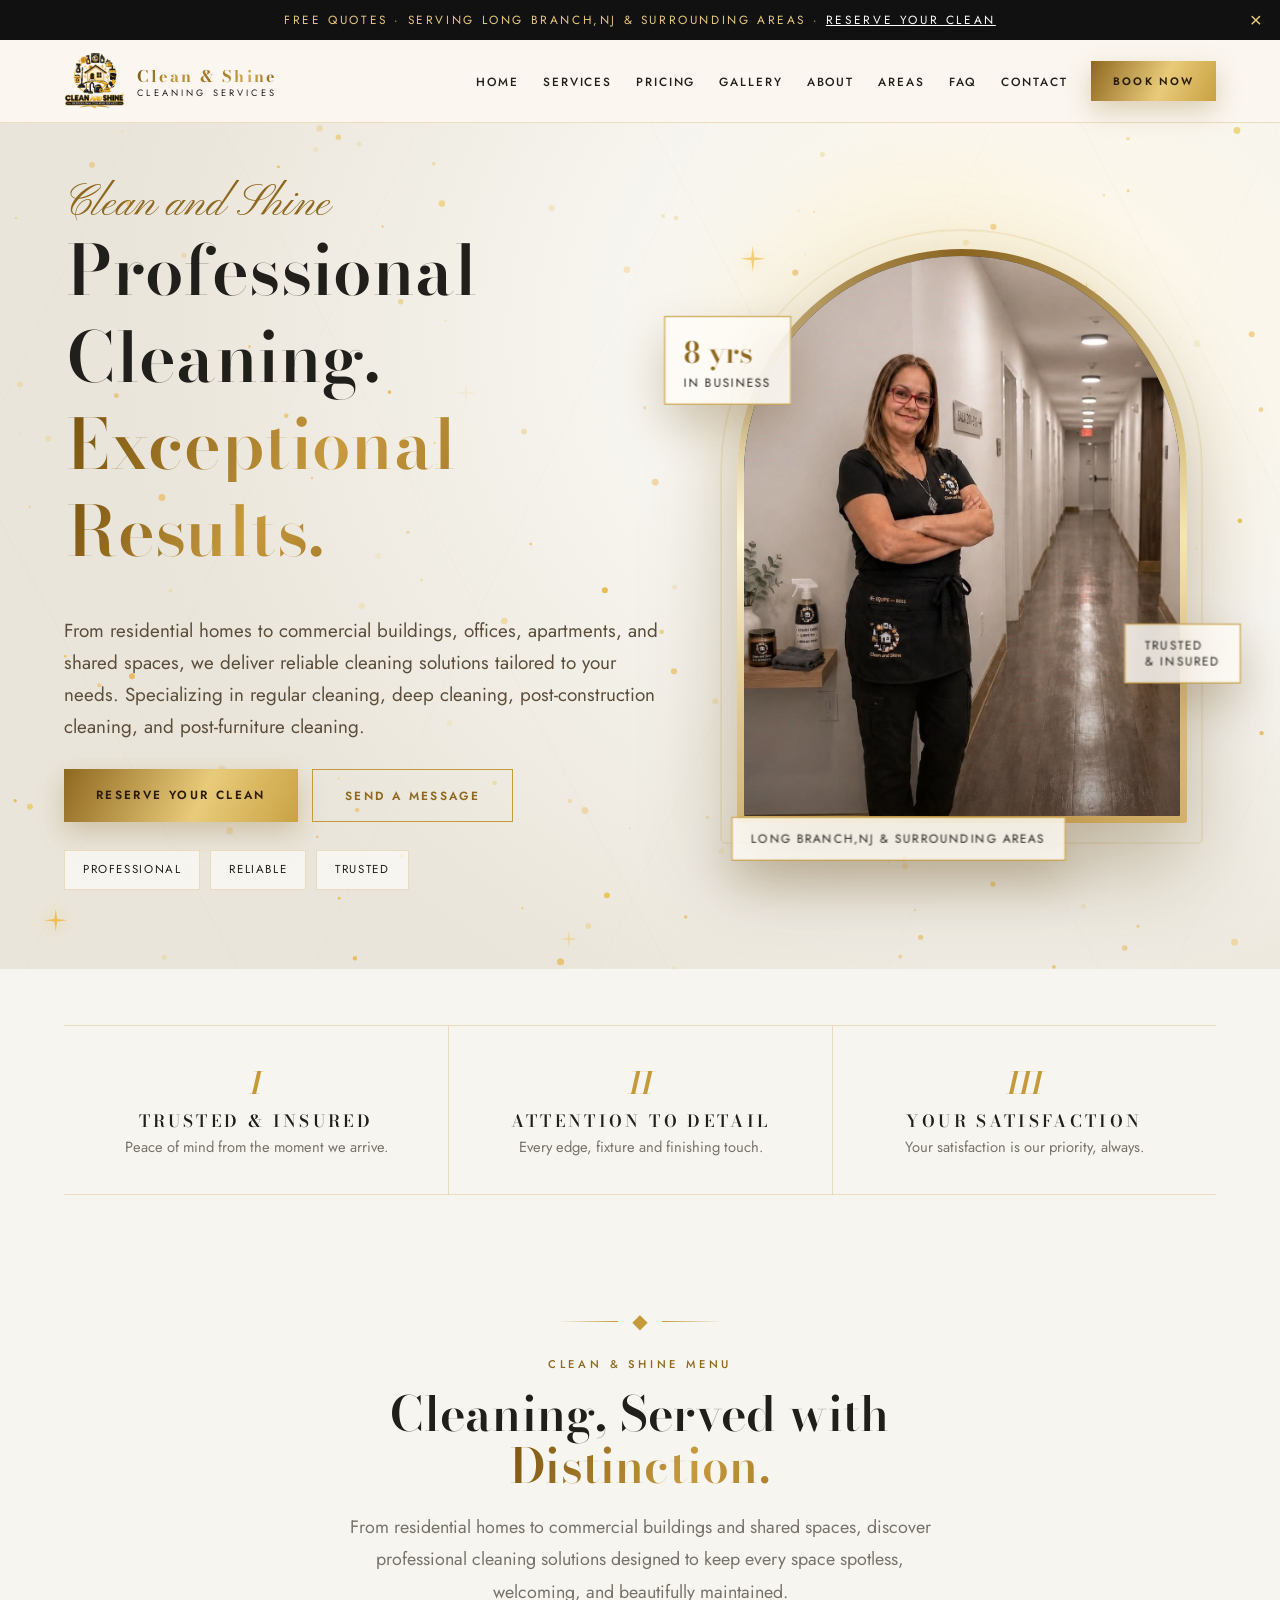
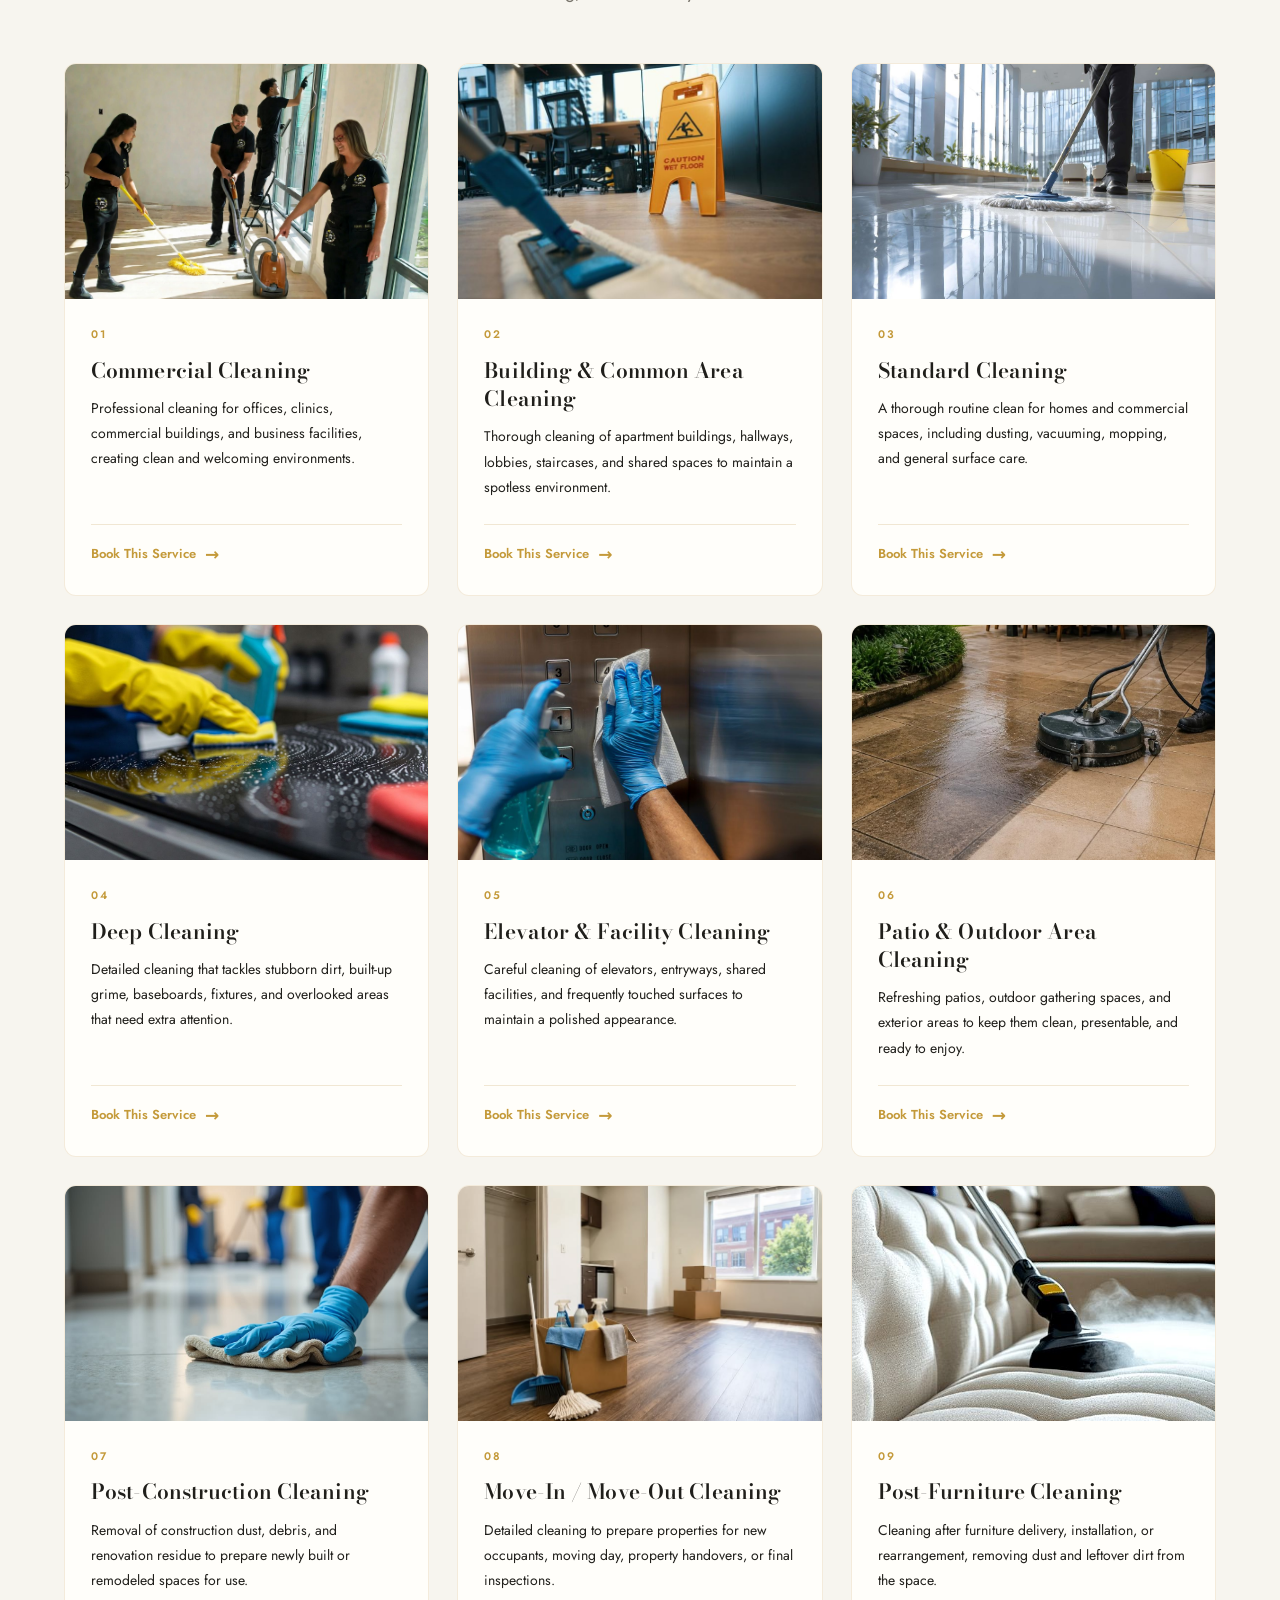
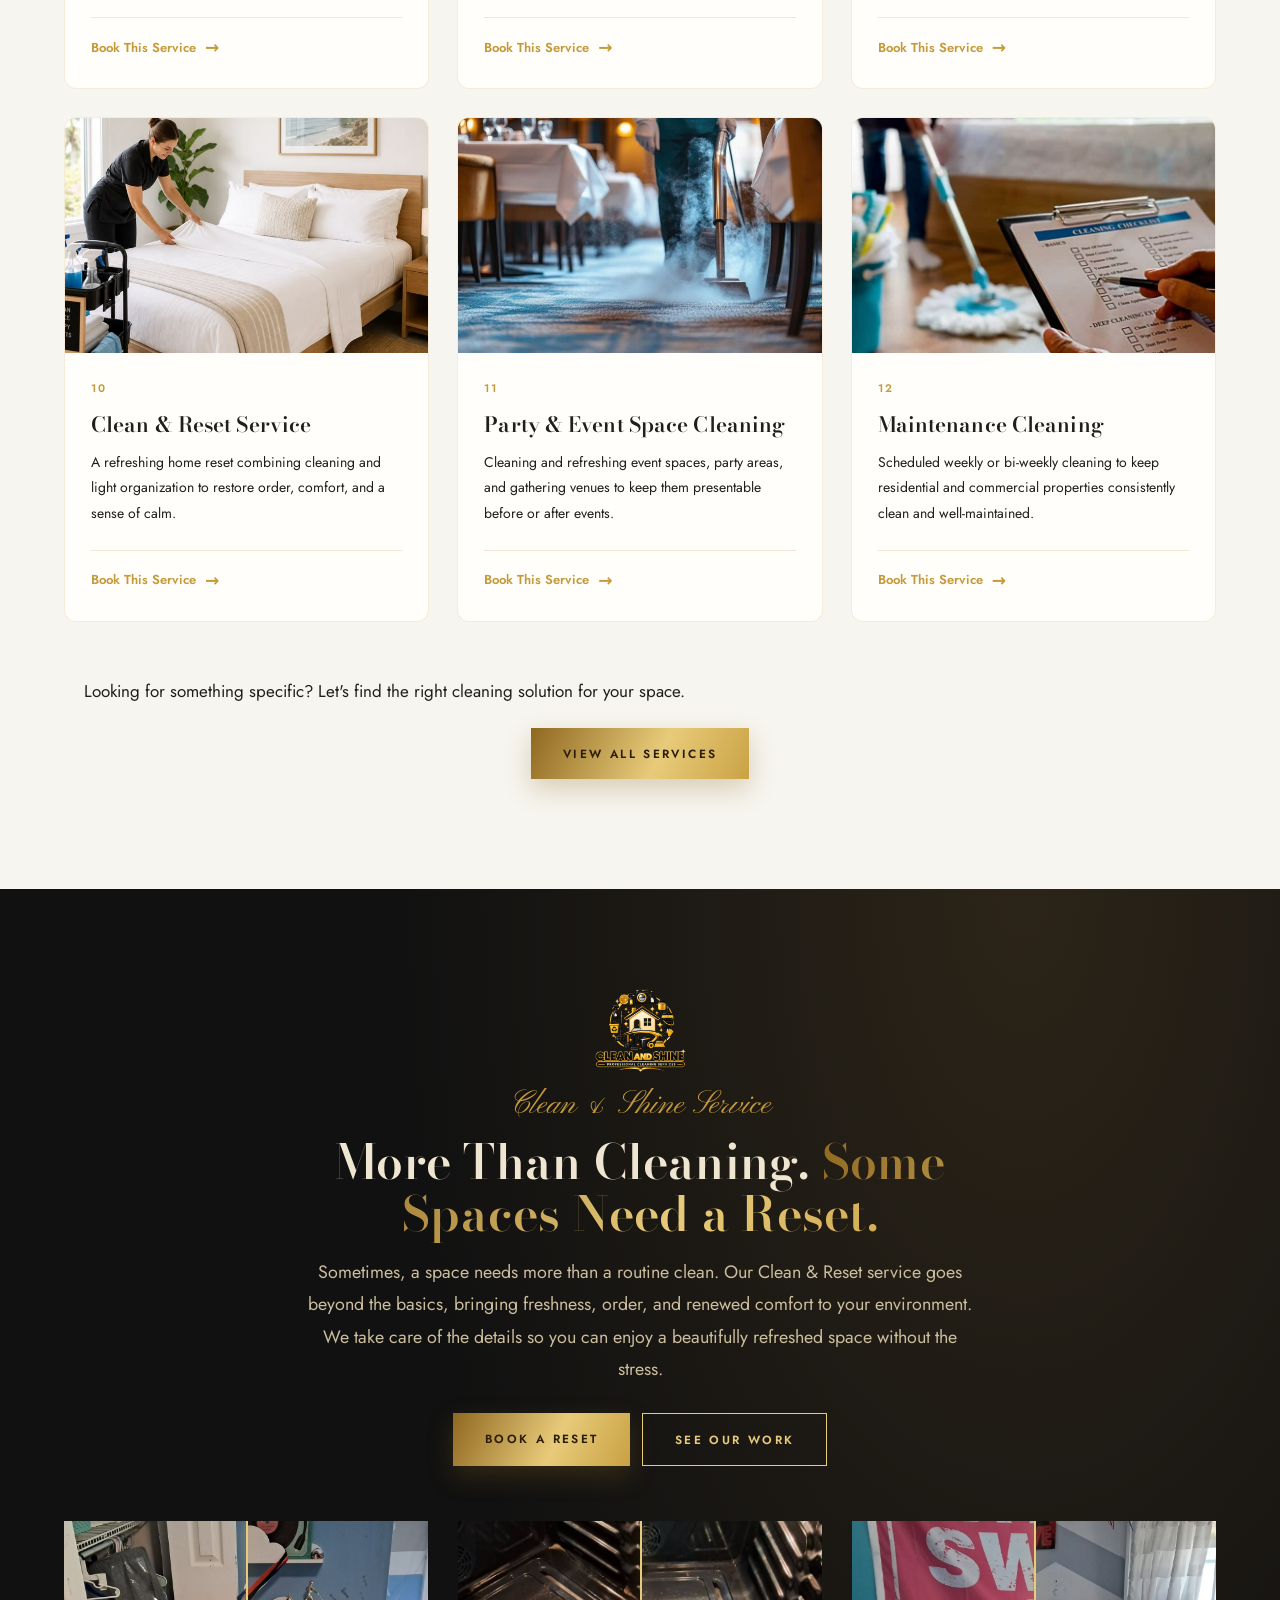
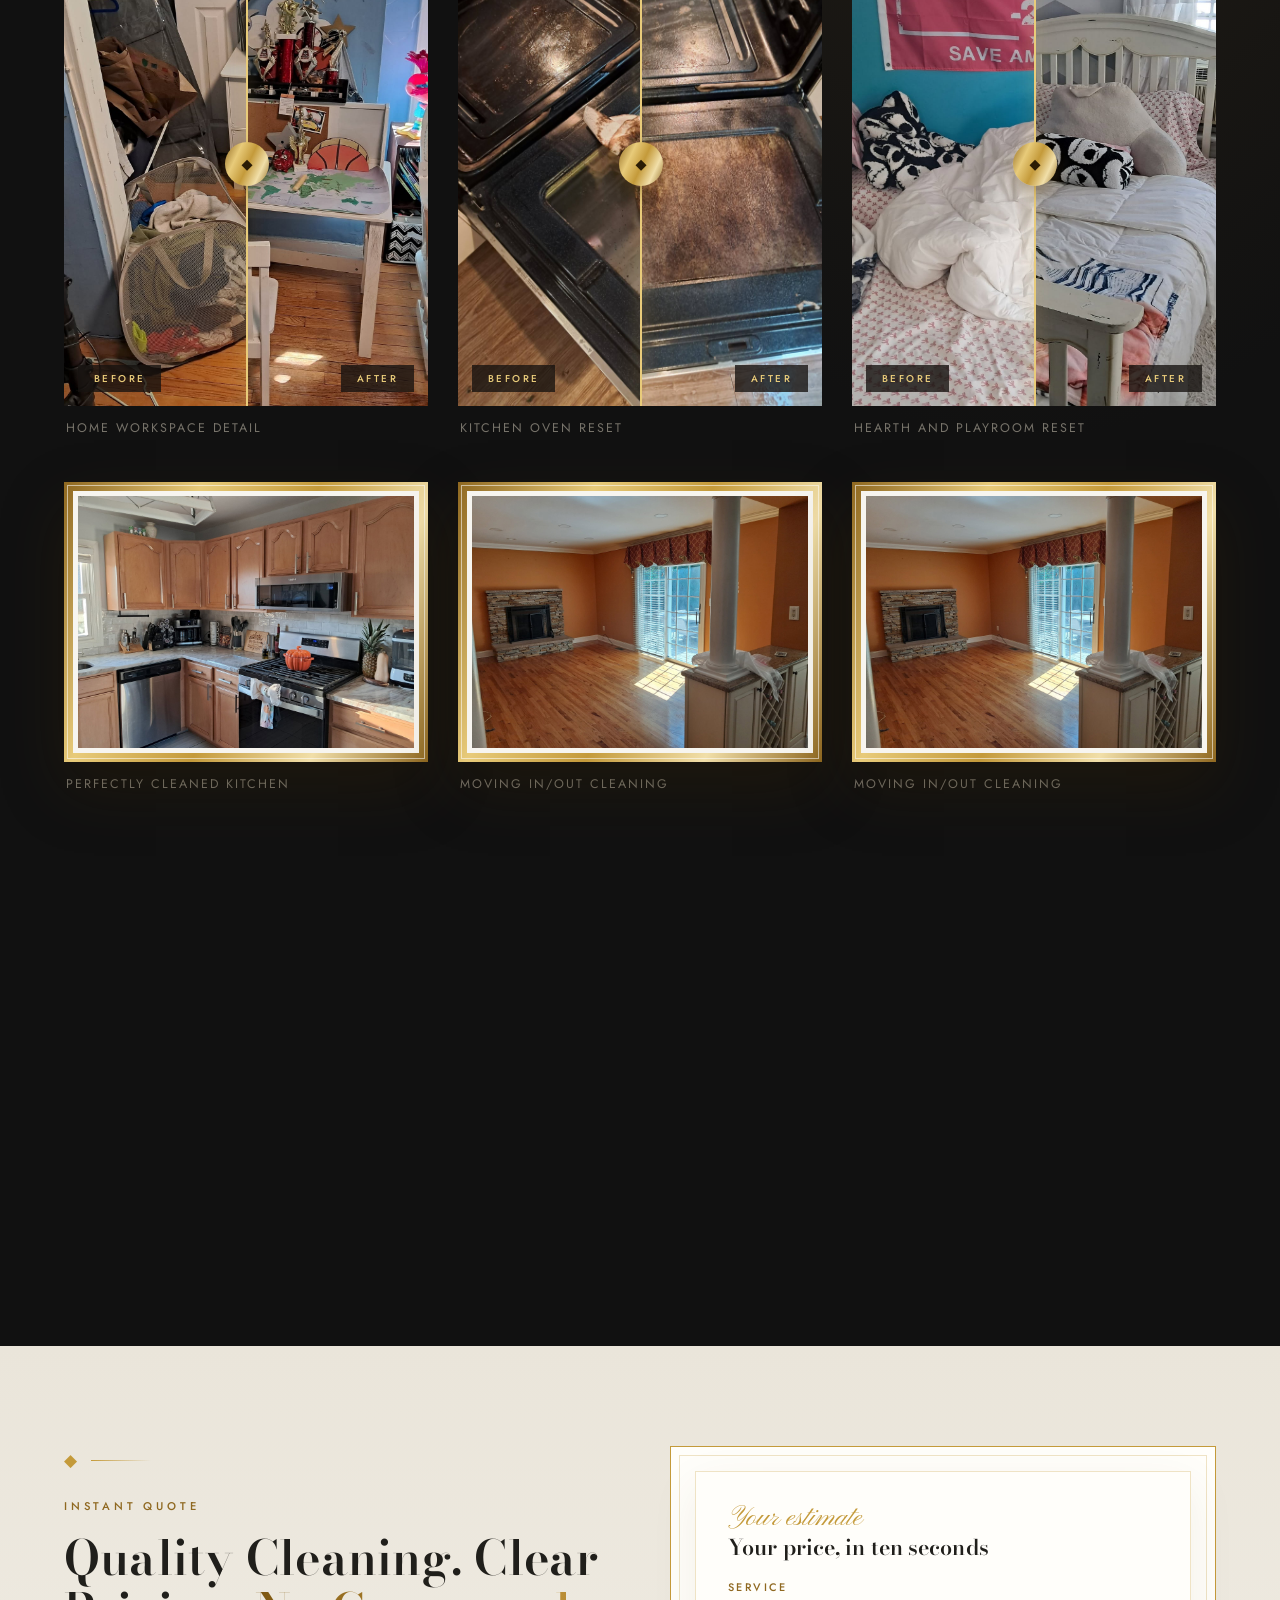
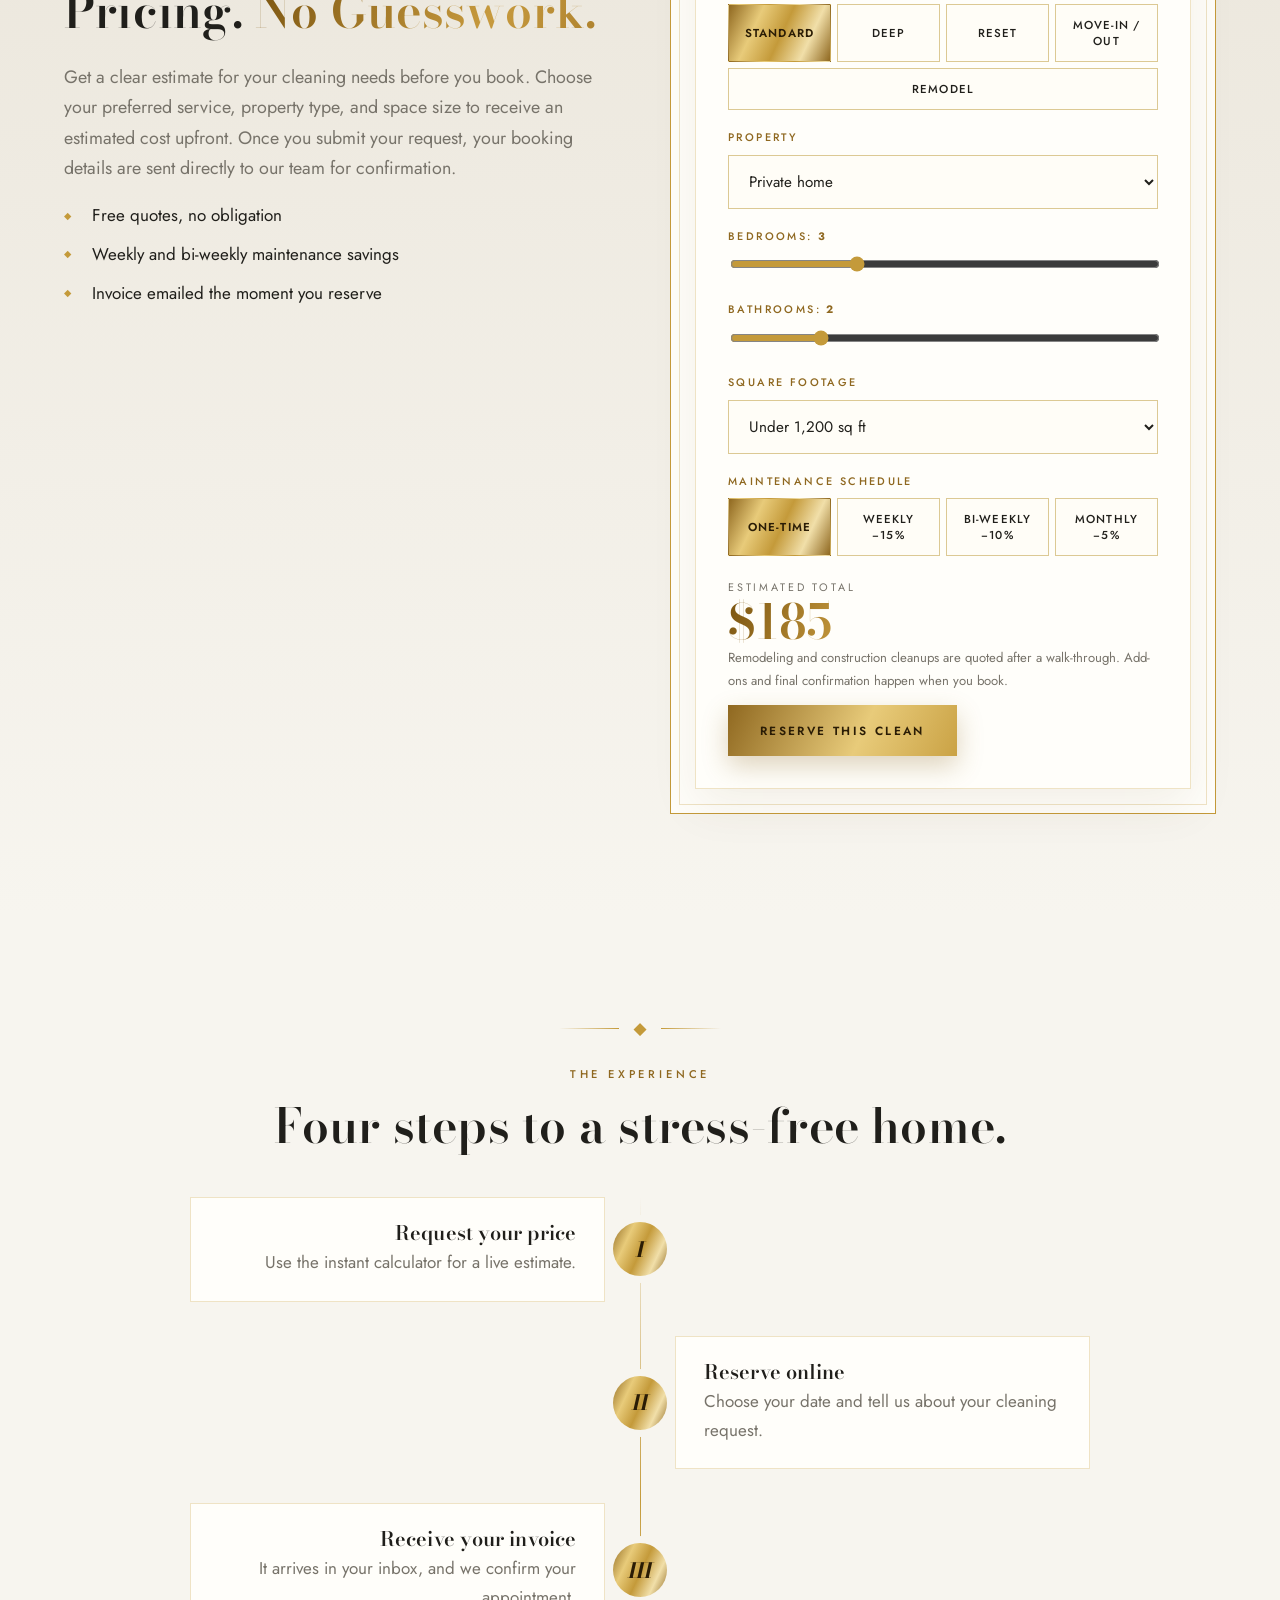
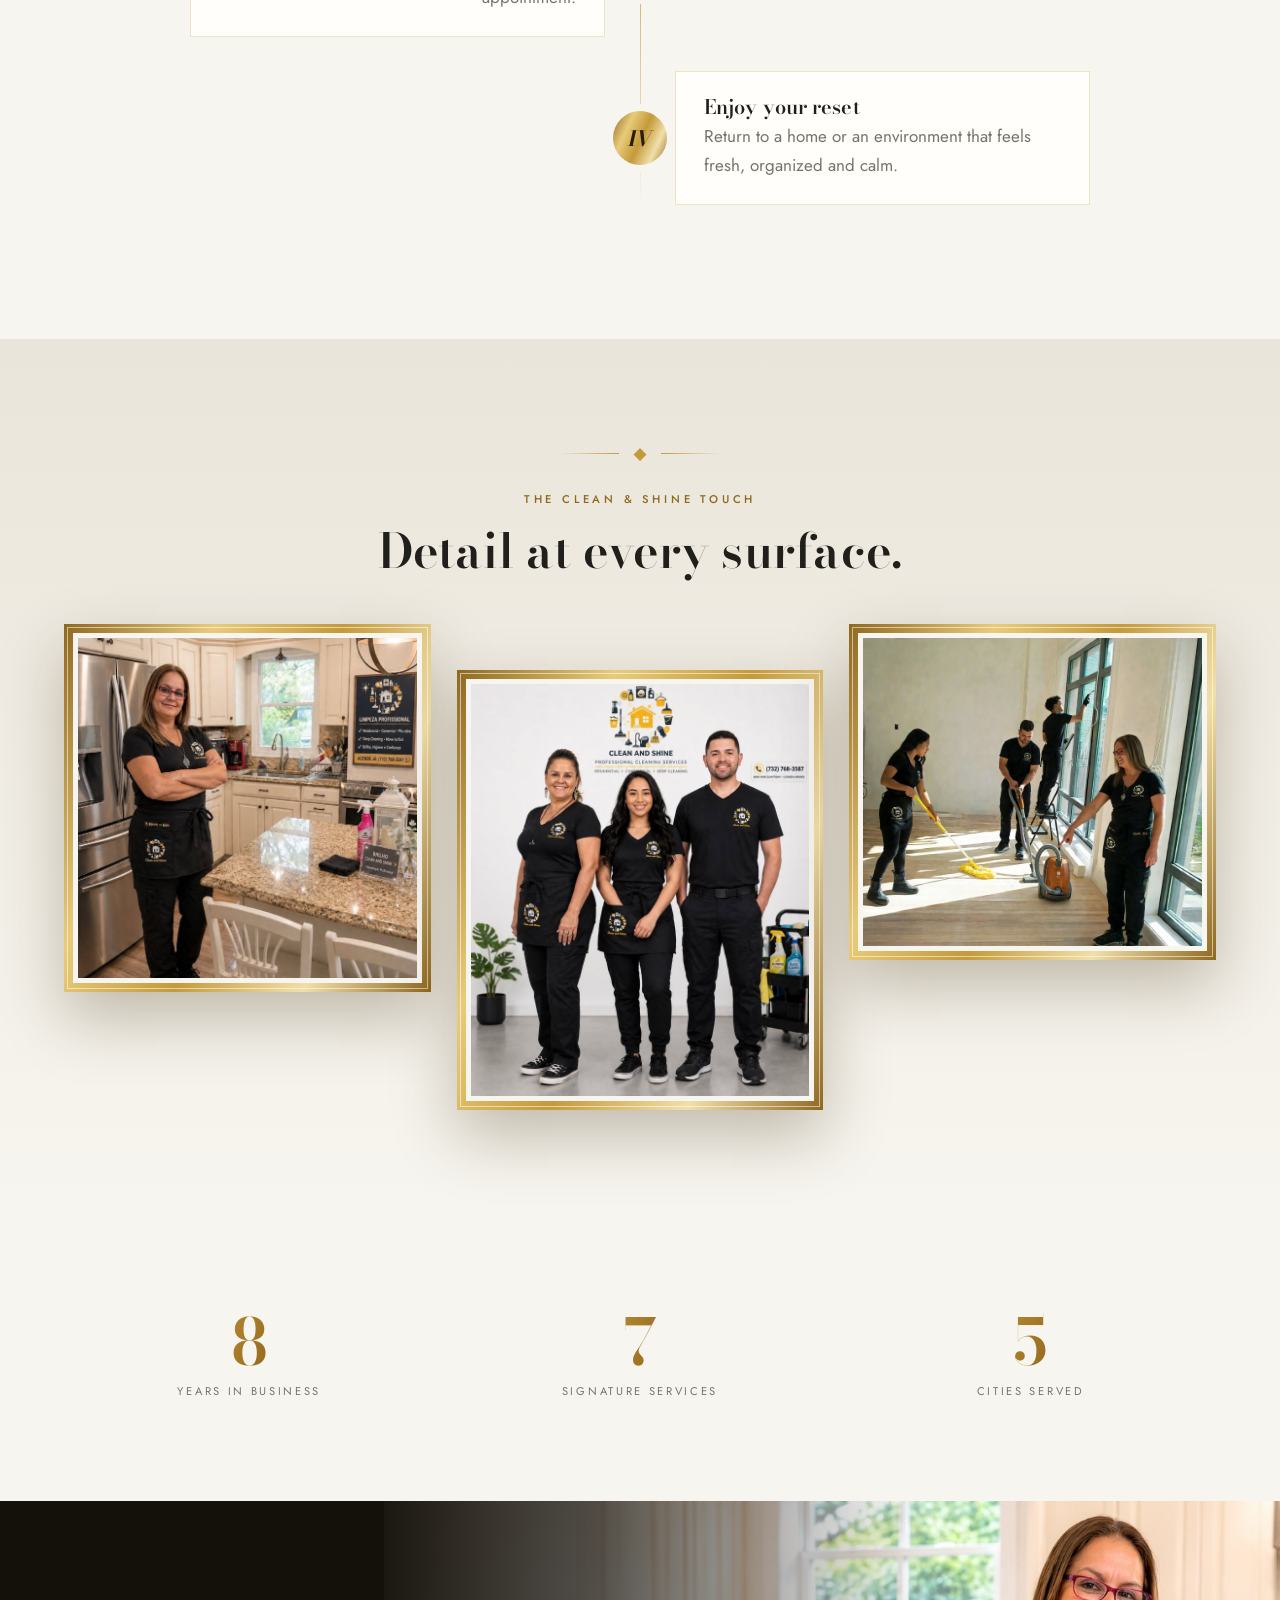
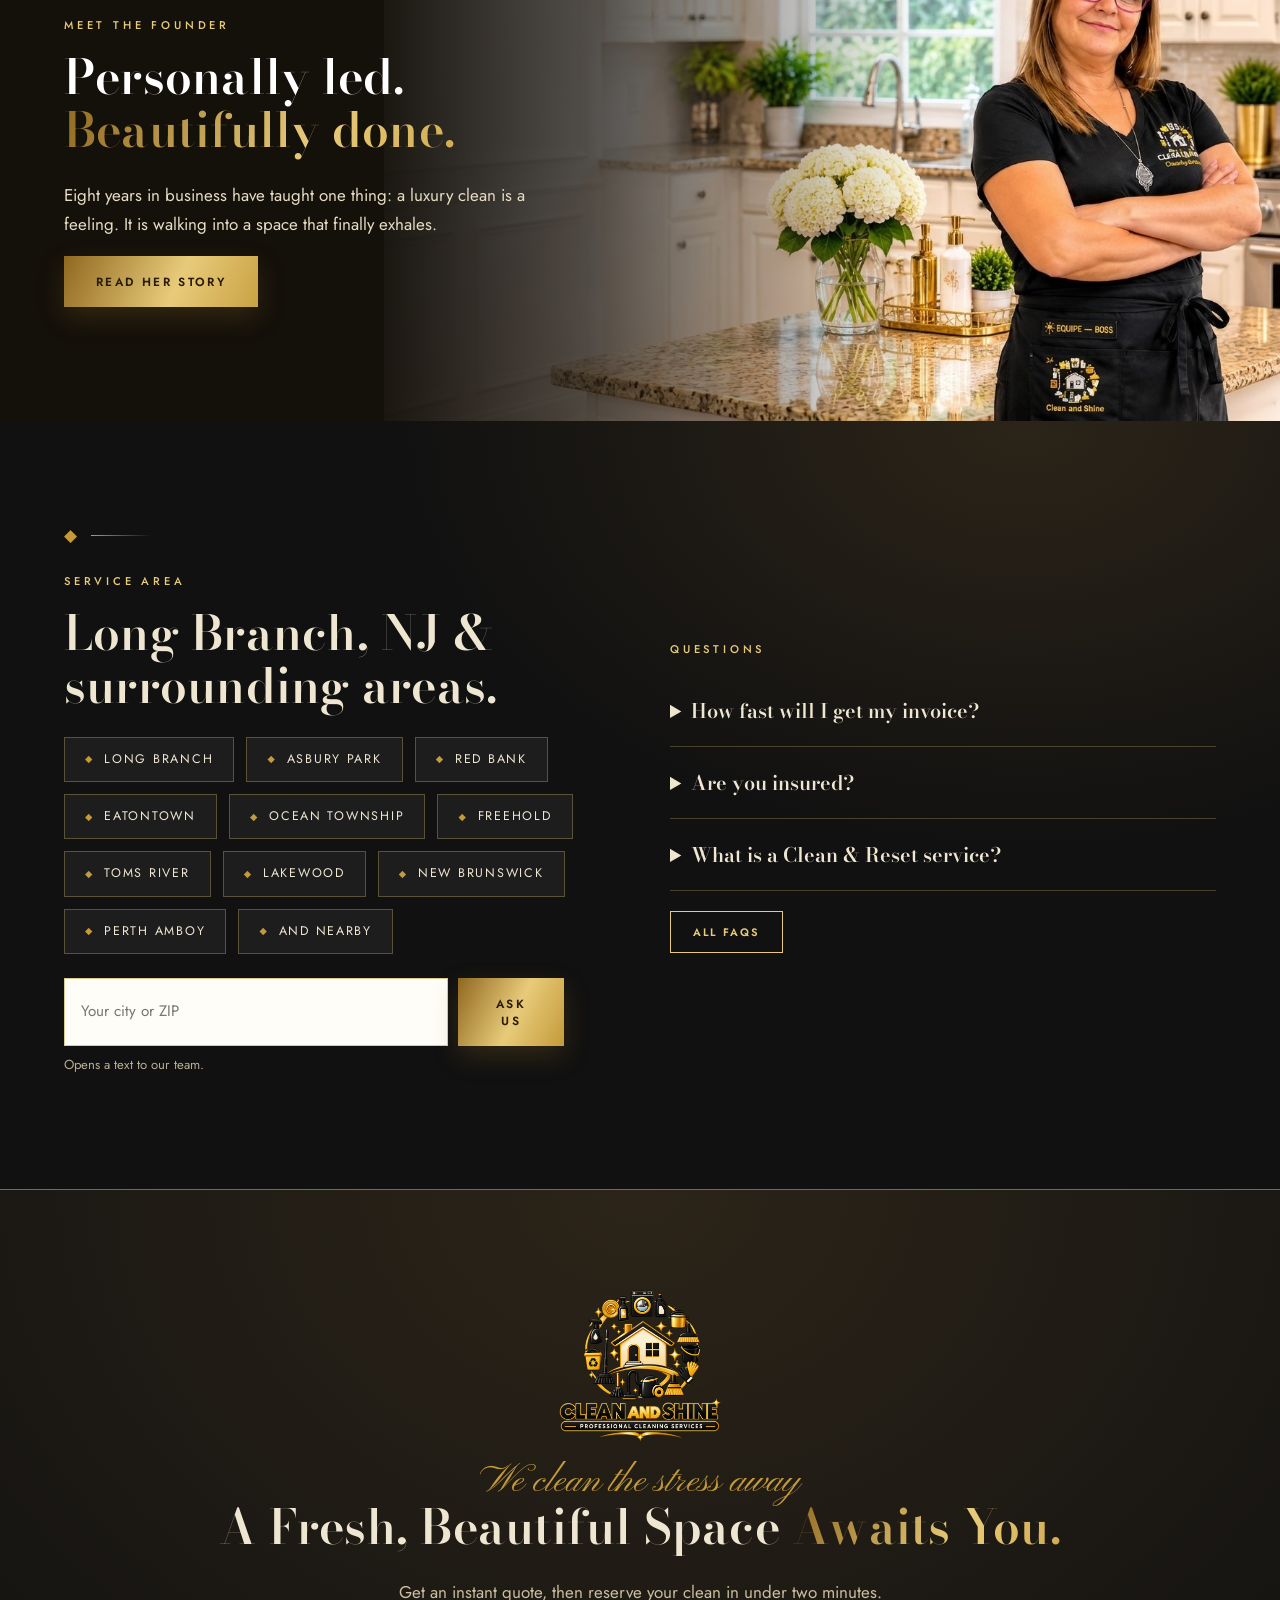
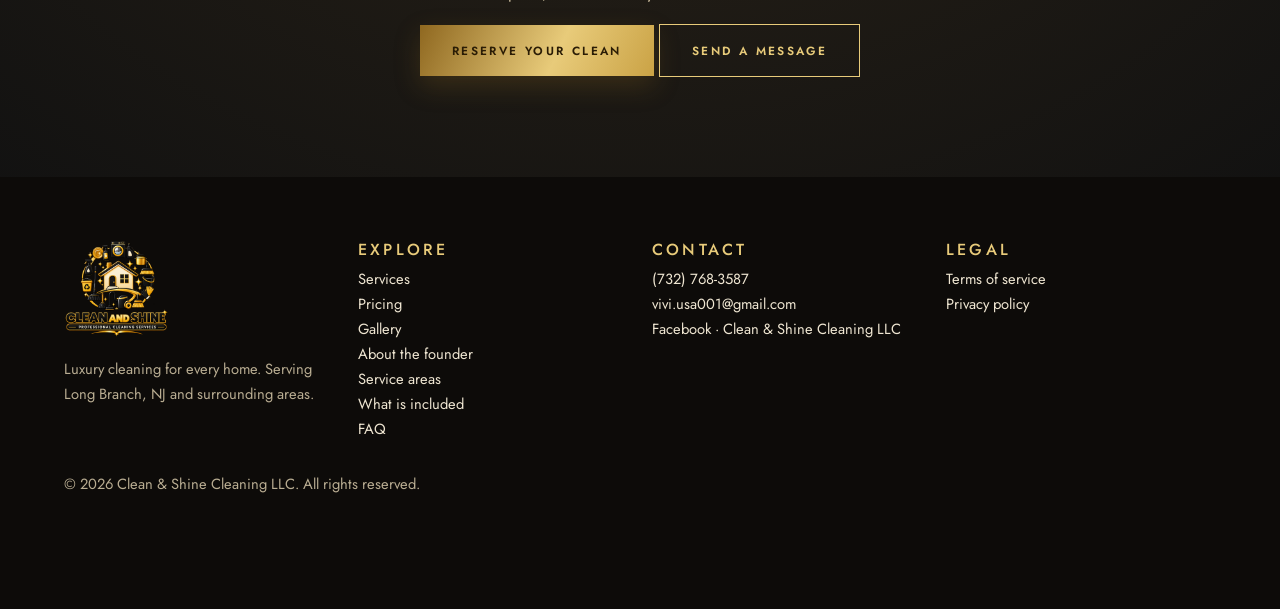
<file: index.html>
<!doctype html>
<html lang="en">
  <head>
    <meta charset="utf-8" />
    <meta
      name="viewport"
      content="width=device-width, initial-scale=1, viewport-fit=cover"
    />
    <script>
      try {
        if (
          sessionStorage.getItem("curt") ||
          matchMedia("(prefers-reduced-motion: reduce)")
            .matches
        )
          document.documentElement.classList.add("nocurt");
        else sessionStorage.setItem("curt", "1");
      } catch (e) {}
    </script>
    <title>
      Clean and Shine Cleaning Services LLC | Luxury House
      Cleaning in Long Branch, NJ.
    </title>
    <meta
      name="description"
      content="We clean the stress away. Luxury residential, deep, move-out and maintenance cleaning in Long Branch,NJ and surrounding areas. Instant quotes and online booking."
    />
    <meta
      name="theme-color"
      content="#161310"
    />
    <meta
      property="og:title"
      content="Clean and Shine Cleaning Services LLC | Luxury House Cleaning in Long Branch, NJ"
    />
    <meta
      property="og:image"
      content="images/csbanner.png"
    />
    <link
      rel="icon"
      href="images/vivs.png"
    />
    <link
      rel="preconnect"
      href="https://fonts.googleapis.com"
    />
    <link
      rel="preconnect"
      href="https://fonts.gstatic.com"
      crossorigin
    />
    <link
      href="https://fonts.googleapis.com/css2?family=Bodoni+Moda:ital,wght@0,600;0,700;1,600&family=Jost:wght@400;500;600&family=Pinyon+Script&display=swap"
      rel="stylesheet"
    />
    <link
      rel="stylesheet"
      href="css/style.css"
    />
    <script type="application/ld+json">
      {
        "@context": "https://schema.org",
        "@type": "HouseCleaningService",
        "name": "Clean and Shine Cleaning Services LLC",
        "telephone": "+17327683587",
        "email": "vivi.usa001@gmail.com",
        "slogan": "We Clean the Stress Away",
        "address": {
          "@type": "PostalAddress",
          "addressLocality": "New Jersey",
          "addressRegion": "Long Branch",
          "addressCountry": "US"
        },
        "areaServed": [
          "Long Branch"
          "Asbury Park"
          "Red Bank"
          "Eatontown"
          "Ocean Township"
          "Freehold"
          "Toms River"
          "Lakewood"
          "New Brunswick"
          "Perth Amboy"
          "and nearby"

        ]
      }
    </script>
  </head>
  <body>
    <a
      class="skip"
      href="#main"
      >Skip to content</a
    >
    <div class="promo">
      Free quotes · Serving Long Branch,NJ &amp; surrounding
      areas ·
      <a href="book.html#form">Reserve your clean</a
      ><button aria-label="Close banner">×</button>
    </div>
    <header class="top">
      <div class="wrap">
        <a
          class="logo"
          href="index.html"
          ><img
            src="images/vivs.png"
            alt=""
            width="144"
            height="47"
          /><span
            ><b>Clean &amp; Shine</b
            ><small>Cleaning Services</small></span
          ></a
        >
        <button
          class="burger"
          aria-label="Menu"
          aria-expanded="false"
        >
          Menu
        </button>
        <nav
          id="nav"
          aria-label="Main"
        >
          <a href="index.html">Home</a
          ><a href="services.html">Services</a
          ><a href="pricing.html">Pricing</a
          ><a href="gallery.html">Gallery</a
          ><a href="about.html">About</a
          ><a href="areas.html">Areas</a
          ><a href="faq.html">FAQ</a
          ><a href="contact.html">Contact</a
          ><a
            class="btn sm"
            href="book.html#form"
            style="margin-left: 10px"
            >Book now</a
          >
        </nav>
      </div>
    </header>
    <main id="main">
      <section class="hero">
        <canvas
          id="fx"
          aria-hidden="true"
        ></canvas>
        <div class="spot"></div>
        <div class="sweep"></div>
        <div
          class="curtain"
          aria-hidden="true"
        >
          <i class="cl"></i><i class="cr"></i
          ><img
            src="images/vivs.png"
            alt=""
          />
        </div>
        <div class="wrap">
          <div>
            <span
              class="heroscript in"
              style="--d: 0.6s"
              >Clean and Shine</span
            >
            <h1 data-split>
              Professional Cleaning.
              <span class="gfw">Exceptional Results.</span>
            </h1>
            <p
              class="in lead"
              style="--d: 1.5s"
            >
              From residential homes to commercial
              buildings, offices, apartments, and shared
              spaces, we deliver reliable cleaning solutions
              tailored to your needs. Specializing in
              regular cleaning, deep cleaning,
              post-construction cleaning, and post-furniture
              cleaning.
            </p>
            <div
              class="in"
              style="
                --d: 1.7s;
                display: flex;
                gap: 14px;
                flex-wrap: wrap;
                margin-top: 26px;
              "
            >
              <a
                class="btn"
                href="book.html#form"
                >Reserve your clean</a
              ><a
                class="btn ghost"
                href="https://wa.me/17327683587"
                >Send a message</a
              >
            </div>
            <ul
              class="chips in"
              style="--d: 1.9s"
            >
              <li>Professional</li>
              <li>Reliable</li>
              <li>Trusted</li>
            </ul>
          </div>
          <div class="stage">
            <div class="tilt">
              <div class="ring"></div>
              <div class="arch">
                <div class="arch-in">
                  <img
                    src="images/viv1.jpg"
                    alt="The founder of Clean and Shine Cleaning Services LLC in her black clean and shine uniform, holding a gold clipboard in a luxury kitchen and living room"
                    width="900"
                    height="1205"
                  />
                </div>
              </div>
              <div class="chip c1">
                <b>8 yrs</b>in business
              </div>
              <div class="chip c2">
                Trusted<br />&amp; insured
              </div>
              <div class="chip c3">
                Long Branch,NJ &amp; surrounding areas
              </div>
            </div>
          </div>
        </div>
      </section>
      <section
        class="sec"
        style="padding: 56px 0 0"
      >
        <div class="wrap">
          <div class="trio">
            <div class="rv">
              <span class="rn">I</span>
              <h3>Trusted &amp; insured</h3>
              <p>
                Peace of mind from the moment we arrive.
              </p>
            </div>
            <div class="rv">
              <span class="rn">II</span>
              <h3>Attention to detail</h3>
              <p>
                Every edge, fixture and finishing touch.
              </p>
            </div>
            <div class="rv">
              <span class="rn">III</span>
              <h3>Your satisfaction</h3>
              <p>
                Your satisfaction is our priority, always.
              </p>
            </div>
          </div>
        </div>
      </section>

      <section
        class="sec services-section"
        id="services"
      >
        <div class="wrap">
          <!-- Section Heading -->
          <div class="services-heading">
            <div
              class="orn"
              style="justify-content: center"
            >
              ◆
            </div>
            <span class="eyebrow"
              >clean &amp; shine menu</span
            >

            <h2>
              Cleaning, Served with
              <span class="gold">Distinction.</span>
            </h2>

            <p class="lead">
              From residential homes to commercial buildings
              and shared spaces, discover professional
              cleaning solutions designed to keep every
              space spotless, welcoming, and beautifully
              maintained.
            </p>
          </div>

          <!-- Services Grid -->
          <div class="services-grid">
            <!-- 01 Commercial Cleaning -->
            <article class="service-card rv">
              <div class="service-card__image">
                <img
                  src="images/cleanandshine.jpg"
                  alt="Professional commercial office cleaning"
                  loading="lazy"
                />
              </div>
              <div class="service-card__content">
                <span class="service-number">01</span>
                <h3>Commercial Cleaning</h3>
                <p>
                  Professional cleaning for offices,
                  clinics, commercial buildings, and
                  business facilities, creating clean and
                  welcoming environments.
                </p>
                <a
                  href="book.html?svc=standard&freq=once&prop=commercial#form"
                  class="service-link"
                >
                  Book This Service <span>→</span>
                </a>
              </div>
            </article>

            <!-- 02 Building & Common Area Cleaning -->
            <article class="service-card rv">
              <div class="service-card__image">
                <img
                  src="images/gallery/Common-area-cleaning.jpg"
                  alt="Clean apartment building common area"
                  loading="lazy"
                />
              </div>
              <div class="service-card__content">
                <span class="service-number">02</span>
                <h3>Building &amp; Common Area Cleaning</h3>
                <p>
                  Thorough cleaning of apartment buildings,
                  hallways, lobbies, staircases, and shared
                  spaces to maintain a spotless environment.
                </p>
                <a
                  href="book.html?svc=standard&freq=once&prop=apartment#form"
                  class="service-link"
                >
                  Book This Service <span>→</span>
                </a>
              </div>
            </article>

            <!-- 03 Standard Cleaning -->
            <article class="service-card rv">
              <div class="service-card__image">
                <img
                  src="images/gallery/standard-cleaning.jpg"
                  alt="Professional home cleaning"
                  loading="lazy"
                />
              </div>
              <div class="service-card__content">
                <span class="service-number">03</span>
                <h3>Standard Cleaning</h3>
                <p>
                  A thorough routine clean for homes and
                  commercial spaces, including dusting,
                  vacuuming, mopping, and general surface
                  care.
                </p>
                <a
                  href="book.html?svc=standard&freq=once&prop=home#form"
                  class="service-link"
                >
                  Book This Service <span>→</span>
                </a>
              </div>
            </article>

            <!-- 04 Deep Cleaning -->
            <article class="service-card rv">
              <div class="service-card__image">
                <img
                  src="images/gallery/deep-cleaning.jpg"
                  alt="Detailed bathroom deep cleaning"
                  loading="lazy"
                />
              </div>
              <div class="service-card__content">
                <span class="service-number">04</span>
                <h3>Deep Cleaning</h3>
                <p>
                  Detailed cleaning that tackles stubborn
                  dirt, built-up grime, baseboards,
                  fixtures, and overlooked areas that need
                  extra attention.
                </p>
                <a
                  href="book.html?svc=deep&freq=once&prop=home#form"
                  class="service-link"
                >
                  Book This Service <span>→</span>
                </a>
              </div>
            </article>

            <!-- 05 Elevator Cleaning -->
            <article class="service-card rv">
              <div class="service-card__image">
                <img
                  src="images/gallery/elevator-cleaning.jpg"
                  alt="Clean and polished elevator interior"
                  loading="lazy"
                />
              </div>
              <div class="service-card__content">
                <span class="service-number">05</span>
                <h3>Elevator &amp; Facility Cleaning</h3>
                <p>
                  Careful cleaning of elevators, entryways,
                  shared facilities, and frequently touched
                  surfaces to maintain a polished
                  appearance.
                </p>
                <a
                  href="book.html?svc=standard&freq=once&prop=commercial#form"
                  class="service-link"
                >
                  Book This Service <span>→</span>
                </a>
              </div>
            </article>

            <!-- 06 Patio Cleaning -->
            <article class="service-card rv">
              <div class="service-card__image">
                <img
                  src="images/gallery/outdoor-cleaning.jpg"
                  alt="Clean outdoor patio and gathering space"
                  loading="lazy"
                />
              </div>
              <div class="service-card__content">
                <span class="service-number">06</span>
                <h3>Patio &amp; Outdoor Area Cleaning</h3>
                <p>
                  Refreshing patios, outdoor gathering
                  spaces, and exterior areas to keep them
                  clean, presentable, and ready to enjoy.
                </p>
                <a
                  href="book.html?svc=standard&freq=once&prop=home#form"
                  class="service-link"
                >
                  Book This Service <span>→</span>
                </a>
              </div>
            </article>

            <!-- 07 Post Construction -->
            <article class="service-card rv">
              <div class="service-card__image">
                <img
                  src="images/gallery/post-construction-cleaning.jpg"
                  alt="Post construction cleaning in a renovated home"
                  loading="lazy"
                />
              </div>
              <div class="service-card__content">
                <span class="service-number">07</span>
                <h3>Post-Construction Cleaning</h3>
                <p>
                  Removal of construction dust, debris, and
                  renovation residue to prepare newly built
                  or remodeled spaces for use.
                </p>
                <a
                  href="book.html?svc=construct&freq=once&prop=home#form"
                  class="service-link"
                >
                  Book This Service <span>→</span>
                </a>
              </div>
            </article>

            <!-- 08 Move In / Move Out -->
            <article class="service-card rv">
              <div class="service-card__image">
                <img
                  src="images/gallery/move-in-out-cleaning.jpg"
                  alt="Clean and empty apartment ready for new occupants"
                  loading="lazy"
                />
              </div>
              <div class="service-card__content">
                <span class="service-number">08</span>
                <h3>Move-In / Move-Out Cleaning</h3>
                <p>
                  Detailed cleaning to prepare properties
                  for new occupants, moving day, property
                  handovers, or final inspections.
                </p>
                <a
                  href="book.html?svc=move&freq=once&prop=home#form"
                  class="service-link"
                >
                  Book This Service <span>→</span>
                </a>
              </div>
            </article>

            <!-- 09 Post Furniture Cleaning -->
            <article class="service-card rv">
              <div class="service-card__image">
                <img
                  src="images/gallery/post-furniture-cleaning.jpg"
                  alt="Freshly cleaned furnished living room"
                  loading="lazy"
                />
              </div>
              <div class="service-card__content">
                <span class="service-number">09</span>
                <h3>Post-Furniture Cleaning</h3>
                <p>
                  Cleaning after furniture delivery,
                  installation, or rearrangement, removing
                  dust and leftover dirt from the space.
                </p>
                <a
                  href="book.html?svc=standard&freq=once&prop=home#form"
                  class="service-link"
                >
                  Book This Service <span>→</span>
                </a>
              </div>
            </article>

            <!-- 10 Clean & Reset -->
            <article class="service-card rv">
              <div class="service-card__image">
                <img
                  src="images/gallery/clean-and-reset.jpg"
                  alt="Beautifully cleaned and organized living room"
                  loading="lazy"
                />
              </div>
              <div class="service-card__content">
                <span class="service-number">10</span>
                <h3>Clean &amp; Reset Service</h3>
                <p>
                  A refreshing home reset combining cleaning
                  and light organization to restore order,
                  comfort, and a sense of calm.
                </p>
                <a
                  href="book.html?svc=reset&freq=once&prop=home#form"
                  class="service-link"
                >
                  Book This Service <span>→</span>
                </a>
              </div>
            </article>

            <!-- 11 Party & Event Cleaning -->
            <article class="service-card rv">
              <div class="service-card__image">
                <img
                  src="images/gallery/event-space-cleaning.jpg"
                  alt="Professional cleaning of an event venue"
                  loading="lazy"
                />
              </div>
              <div class="service-card__content">
                <span class="service-number">11</span>
                <h3>Party &amp; Event Space Cleaning</h3>
                <p>
                  Cleaning and refreshing event spaces,
                  party areas, and gathering venues to keep
                  them presentable before or after events.
                </p>
                <a
                  href="book.html?svc=standard&freq=once&prop=commercial#form"
                  class="service-link"
                >
                  Book This Service <span>→</span>
                </a>
              </div>
            </article>

            <!-- 12 Maintenance Cleaning -->
            <article class="service-card rv">
              <div class="service-card__image">
                <img
                  src="images/gallery/maintenance-cleaning.jpg"
                  alt="Regular cleaning and maintenance of a property"
                  loading="lazy"
                />
              </div>
              <div class="service-card__content">
                <span class="service-number">12</span>
                <h3>Maintenance Cleaning</h3>
                <p>
                  Scheduled weekly or bi-weekly cleaning to
                  keep residential and commercial properties
                  consistently clean and well-maintained.
                </p>
                <a
                  href="book.html?svc=standard&freq=weekly&prop=home#form"
                  class="service-link"
                >
                  Book This Service <span>→</span>
                </a>
              </div>
            </article>
          </div>

          <!-- Bottom CTA -->
          <div class="services-footer">
            <p>
              Looking for something specific? Let's find the
              right cleaning solution for your space.
            </p>
            <a
              href="services.html"
              class="btn"
            >
              View All Services
            </a>
          </div>
        </div>
      </section>

      <section class="sec dark reset-section">
        <div class="wrap">
          <!-- SECTION INTRO -->
          <div class="reset-intro">
            <img
              src="images/vivs.png"
              alt="Clean & Shine"
              class="reset-logo"
            />

            <span class="script reset-script">
              Clean &amp; Shine Service
            </span>

            <h2>
              More Than Cleaning.
              <span class="gold"
                >Some Spaces Need a Reset.</span
              >
            </h2>

            <p class="lead">
              Sometimes, a space needs more than a routine
              clean. Our Clean &amp; Reset service goes
              beyond the basics, bringing freshness, order,
              and renewed comfort to your environment. We
              take care of the details so you can enjoy a
              beautifully refreshed space without the
              stress.
            </p>

            <div class="reset-actions">
              <a
                class="btn"
                href="book.html?svc=reset#form"
              >
                Book a Reset
              </a>

              <a
                class="btn ghost"
                href="gallery.html"
              >
                See Our Work
              </a>
            </div>
          </div>

          <!-- IMAGE GALLERY -->
          <div class="gal">
            <figure
              class="rv"
              data-c="detail"
            >
              <div
                class="ba"
                style="--p: 50%"
              >
                <div class="b">
                  <img
                    src="images/gallery/b4.jpg"
                    alt="Door and trim detail before cleaning"
                    loading="lazy"
                  />Before<span class="lbl">Before</span>
                </div>
                <div class="a">
                  <img
                    src="images/gallery/b3.jpg"
                    alt="Door and trim detail after cleaning"
                    loading="lazy"
                  />After<span class="lbl">After</span>
                </div>
                <div class="bar"></div>
                <input
                  type="range"
                  min="0"
                  max="100"
                  value="50"
                  aria-label="Drag to compare Door and trim detail before and after"
                />
              </div>
              <figcaption>Home Workspace detail</figcaption>
            </figure>
            <figure
              class="rv"
              data-c="detail"
            >
              <div
                class="ba"
                style="--p: 50%"
              >
                <div class="b">
                  <img
                    src="images/gallery/b1.jpg"
                    alt="Kitchen oven before cleaning"
                    loading="lazy"
                  />Before<span class="lbl">Before</span>
                </div>
                <div class="a">
                  <img
                    src="images/gallery/a1.jpg"
                    alt="Kitchen oven after cleaning"
                    loading="lazy"
                  />After<span class="lbl">After</span>
                </div>
                <div class="bar"></div>
                <input
                  type="range"
                  min="0"
                  max="100"
                  value="50"
                  aria-label="Drag to compare Kitchen oven before and after"
                />
              </div>
              <figcaption>Kitchen oven reset</figcaption>
            </figure>
            <figure
              class="rv"
              data-c="detail"
            >
              <div
                class="ba"
                style="--p: 50%"
              >
                <div class="b">
                  <img
                    src="images/gallery/be1.jpg"
                    alt="Hearth and playroom before cleaning"
                    loading="lazy"
                  />Before<span class="lbl">Before</span>
                </div>
                <div class="a">
                  <img
                    src="images/gallery/a4.jpg"
                    alt="Hearth and playroom after cleaning"
                    loading="lazy"
                  />After<span class="lbl">After</span>
                </div>
                <div class="bar"></div>
                <input
                  type="range"
                  min="0"
                  max="100"
                  value="50"
                  aria-label="Drag to compare Hearth and playroom reset before and after"
                />
              </div>
              <figcaption>
                Hearth and playroom reset
              </figcaption>
            </figure>

            <figure
              class="rv"
              data-c="team"
            >
              <div class="gilt">
                <img
                  src="images/gallery/b2.jpg"
                  alt="Perfectly Cleaned Kitchen"
                  loading="lazy"
                />
              </div>
              <figcaption>
                Perfectly Cleaned Kitchen
              </figcaption>
            </figure>
            <figure
              class="rv"
              data-c="team"
            >
              <div class="gilt">
                <img
                  src="images/gallery/moveout.jpg"
                  alt="Moving in/out cleaning"
                  loading="lazy"
                />
              </div>
              <figcaption>
                Moving in/out cleaning
              </figcaption>
            </figure>
            <figure
              class="rv"
              data-c="team"
            >
              <div class="gilt">
                <img
                  src="images/gallery/moveout.jpg"
                  alt="Moving in/out cleaning"
                  loading="lazy"
                />
              </div>
              <figcaption>
                Moving in/out cleaning
              </figcaption>
            </figure>
            <figure
              class="rv"
              data-c="team"
            >
              <div class="gilt">
                <img
                  src="images/gallery/CL.jpg"
                  alt="Shining restroom"
                  loading="lazy"
                />
              </div>
              <figcaption>Shining restroom</figcaption>
            </figure>
            <figure
              class="rv"
              data-c="team"
            >
              <div class="gilt">
                <img
                  src="images/gallery/children.jpg"
                  alt="Children bedroom cleaning"
                  loading="lazy"
                />
              </div>
              <figcaption>Clean Kid Bedroom</figcaption>
            </figure>
            <figure
              class="rv"
              data-c="team"
            >
              <div class="gilt">
                <img
                  src="images/gallery/viv5.jpg"
                  alt="Shining Dining Table"
                  loading="lazy"
                />
              </div>
              <figcaption>Shining Dining Table</figcaption>
            </figure>
          </div>
        </div>
      </section>

      <section
        class="sec cream"
        id="quote"
      >
        <div
          class="wrap two"
          style="align-items: start"
        >
          <div style="position: sticky; top: 120px">
            <div class="orn l">◆</div>
            <span class="eyebrow">Instant quote</span>
            <h2>
              Quality Cleaning. Clear Pricing.
              <span class="gold">No Guesswork.</span>
            </h2>
            <p class="lead">
              Get a clear estimate for your cleaning needs
              before you book. Choose your preferred
              service, property type, and space size to
              receive an estimated cost upfront. Once you
              submit your request, your booking details are
              sent directly to our team for confirmation.
            </p>
            <ul class="tick">
              <li>Free quotes, no obligation</li>
              <li>
                Weekly and bi-weekly maintenance savings
              </li>
              <li>
                Invoice emailed the moment you reserve
              </li>
            </ul>
          </div>
          <div
            class="frame"
            style="padding: 14px"
          >
            <div style="padding: 10px">
              <div
                class="card"
                id="mc"
              >
                <span
                  class="script"
                  style="font-size: 1.8rem"
                  >Your estimate</span
                >
                <h3 style="margin-top: 2px">
                  Your price, in ten seconds
                </h3>
                <label>Service</label>
                <div
                  class="seg"
                  id="mc-svc"
                >
                  <button
                    data-v="standard"
                    class="on"
                  >
                    Standard</button
                  ><button data-v="deep">Deep</button
                  ><button data-v="reset">Reset</button
                  ><button data-v="move">
                    Move-in / out</button
                  ><button data-v="construct">
                    Remodel
                  </button>
                </div>
                <label for="mc-prop">Property</label
                ><select id="mc-prop"></select>
                <div id="mc-bedwrap">
                  <label for="mc-bed"
                    >Bedrooms: <b id="mc-bv">3</b></label
                  ><input
                    id="mc-bed"
                    type="range"
                    min="1"
                    max="8"
                    value="3"
                  />
                </div>
                <label for="mc-bath"
                  >Bathrooms: <b id="mc-bav">2</b></label
                ><input
                  id="mc-bath"
                  type="range"
                  min="1"
                  max="6"
                  value="2"
                />
                <div id="mc-sqwrap">
                  <label for="mc-sq">Square footage</label
                  ><select id="mc-sq"></select>
                </div>
                <div id="mc-freqwrap">
                  <label>Maintenance schedule</label>
                  <div
                    class="seg"
                    id="mc-freq"
                  >
                    <button
                      data-v="once"
                      class="on"
                    >
                      One-time</button
                    ><button data-v="weekly">
                      Weekly −15%</button
                    ><button data-v="biweekly">
                      Bi-weekly −10%</button
                    ><button data-v="monthly">
                      Monthly −5%
                    </button>
                  </div>
                </div>
                <p
                  class="from"
                  style="margin: 22px 0 0"
                >
                  Estimated total
                </p>
                <div
                  class="big"
                  id="mc-price"
                >
                  $0
                </div>
                <p class="note">
                  Remodeling and construction cleanups are
                  quoted after a walk-through. Add-ons and
                  final confirmation happen when you book.
                </p>
                <a
                  class="btn"
                  id="mc-go"
                  href="book.html#form"
                  >Reserve this clean</a
                >
              </div>
            </div>
          </div>
        </div>
      </section>
      <section class="sec">
        <div class="wrap">
          <div style="text-align: center">
            <div
              class="orn"
              style="justify-content: center"
            >
              ◆
            </div>
            <span class="eyebrow">The experience</span>
            <h2>Four steps to a stress-free home.</h2>
          </div>
          <div class="tl">
            <div class="ti rv">
              <div class="box">
                <h3>Request your price</h3>
                <p>
                  Use the instant calculator for a live
                  estimate.
                </p>
              </div>
              <div class="dot">I</div>
            </div>
            <div class="ti rv">
              <div class="box">
                <h3>Reserve online</h3>
                <p>
                  Choose your date and tell us about your
                  cleaning request.
                </p>
              </div>
              <div class="dot">II</div>
            </div>
            <div class="ti rv">
              <div class="box">
                <h3>Receive your invoice</h3>
                <p>
                  It arrives in your inbox, and we confirm
                  your appointment.
                </p>
              </div>
              <div class="dot">III</div>
            </div>
            <div class="ti rv">
              <div class="box">
                <h3>Enjoy your reset</h3>
                <p>
                  Return to a home or an environment that
                  feels fresh, organized and calm.
                </p>
              </div>
              <div class="dot">IV</div>
            </div>
          </div>
        </div>
      </section>
      <section class="sec cream">
        <div class="wrap">
          <div
            style="text-align: center; margin-bottom: 46px"
          >
            <div
              class="orn"
              style="justify-content: center"
            >
              ◆
            </div>
            <span class="eyebrow"
              >The Clean &amp; Shine Touch</span
            >
            <h2>Detail at every surface.</h2>
          </div>
          <div class="gilts">
            <div class="gilt rv">
              <img
                src="images/vivs1.jpg"
                alt="Founder kneeling to wipe a living room coffee table"
                loading="lazy"
              />
            </div>
            <div class="gilt rv">
              <img
                src="images/team1.jpg"
                alt="Founder dusting built-in shelves with a feather duster"
                loading="lazy"
              />
            </div>
            <div class="gilt rv">
              <img
                src="images/cleanandshine.jpg"
                alt="Founder crouching to inspect a living room rug"
                loading="lazy"
              />
            </div>
          </div>
        </div>
      </section>
      <section class="sec">
        <div class="wrap">
          <div class="stats">
            <div class="rv">
              <div
                class="n"
                data-to="8"
              >
                0
              </div>
              <span>Years in business</span>
            </div>
            <div class="rv">
              <div
                class="n"
                data-to="7"
              >
                0
              </div>
              <span>Signature services</span>
            </div>
            <div class="rv">
              <div
                class="n"
                data-to="5"
              >
                0
              </div>
              <span>Cities served</span>
            </div>
          </div>
        </div>
      </section>
      <section class="banner">
        <img
          src="images/clean&shine.jpg"
          alt="The founder of Clean and Shinge Cleaning Services standing in a luxury open-plan kitchen and living room"
          loading="lazy"
        />
        <div class="wrap">
          <div style="max-width: 520px">
            <span class="eyebrow">Meet the founder</span>
            <h2>
              Personally led.
              <span class="gold">Beautifully done.</span>
            </h2>
            <p>
              Eight years in business have taught one thing:
              a luxury clean is a feeling. It is walking
              into a space that finally exhales.
            </p>
            <a
              class="btn"
              href="about.html"
              >Read her story</a
            >
          </div>
        </div>
      </section>
      <section class="sec dark">
        <div class="wrap two">
          <div>
            <div class="orn l">◆</div>
            <span class="eyebrow">Service area</span>
            <h2>
              Long Branch, NJ &amp; surrounding areas.
            </h2>
            <ul class="pins">
              <li>Long Branch</li>
              <li>Asbury Park</li>
              <li>Red Bank</li>
              <li>Eatontown</li>
              <li>Ocean Township</li>
              <li>Freehold</li>
              <li>Toms River</li>
              <li>Lakewood</li>
              <li>New Brunswick</li>
              <li>Perth Amboy</li>
              <li>and nearby</li>
            </ul>
            <form
              id="area"
              style="
                display: flex;
                gap: 10px;
                max-width: 500px;
              "
            >
              <input
                id="area-c"
                placeholder="Your city or ZIP"
                required
                aria-label="Your city or ZIP"
                style="background: #fffdf7"
              /><button
                class="btn"
                type="submit"
              >
                Ask us
              </button>
            </form>
            <p
              class="note"
              style="color: #b9ad92; margin-top: 8px"
            >
              Opens a text to our team.
            </p>
          </div>
          <div>
            <span class="eyebrow">Questions</span>
            <details>
              <summary>
                How fast will I get my invoice?
              </summary>
              <p>
                Right after you reserve, an invoice is
                emailed to you and our team receives your
                cleaning request.
              </p>
            </details>
            <details>
              <summary>Are you insured?</summary>
              <p>
                Yes. Clean &amp; Shine Cleaning LLC is
                trusted and insured.
              </p>
            </details>
            <details>
              <summary>
                What is a Clean &amp; Reset service?
              </summary>
              <p>
                A deeper service that leaves your home
                cleaned, organized and stress free, for
                homes that need more than a standard clean.
              </p>
            </details>
            <p style="margin-top: 20px">
              <a
                class="btn ghost sm"
                href="faq.html"
                >All FAQs</a
              >
            </p>
          </div>
        </div>
      </section>
    </main>
    <section class="band">
      <div class="wrap">
        <img
          class="bm"
          src="images/vivs.png"
          alt=""
        /><span
          class="script"
          style="display: block; font-size: 2.4rem"
          >We clean the stress away</span
        >
        <h2>
          A Fresh, Beautiful Space
          <span class="gold">Awaits You.</span>
        </h2>
        <p>
          Get an instant quote, then reserve your clean in
          under two minutes.
        </p>
        <a
          class="btn"
          href="book.html#form"
          >Reserve your clean</a
        >
        <a
          class="btn ghost"
          href="https://wa.me/17327683587"
          >Send a message</a
        >
      </div>
    </section>
    <footer>
      <div class="wrap grid">
        <div>
          <img
            src="images/vivs.png"
            alt="Clean and Shine Cleaning LLC logo"
          />
          <p>
            Luxury cleaning for every home. Serving Long
            Branch, NJ and surrounding areas.
          </p>
        </div>
        <div>
          <h3>Explore</h3>
          <a href="services.html">Services</a><br /><a
            href="pricing.html"
            >Pricing</a
          ><br /><a href="gallery.html">Gallery</a><br /><a
            href="about.html"
            >About the founder</a
          ><br /><a href="areas.html">Service areas</a
          ><br /><a href="checklist.html"
            >What is included</a
          ><br /><a href="faq.html">FAQ</a>
        </div>
        <div>
          <h3>Contact</h3>
          <a href="tel:+17327683587">(732) 768-3587</a
          ><br /><a href="mailto:vivi.usa001@gmail.com"
            >vivi.usa001@gmail.com</a
          ><br /><a
            href="https://facebook.com/vivianealvess"
            rel="noopener"
            >Facebook · Clean &amp; Shine Cleaning LLC
          </a>
        </div>
        <div>
          <h3>Legal</h3>
          <a href="terms.html">Terms of service</a><br /><a
            href="privacy.html"
            >Privacy policy</a
          >
        </div>
      </div>
      <div
        class="wrap"
        style="margin-top: 30px"
      >
        © <span data-year></span> Clean &amp; Shine Cleaning
        LLC. All rights reserved.
      </div>
    </footer>
    <div class="sticky">
      <a
        class="btn ghost"
        href="https://wa.me/17327683587"
        >Message</a
      ><a
        class="btn"
        href="book.html#form"
        >Book now</a
      >
    </div>
    <div
      class="modal"
      id="pop"
      role="dialog"
      aria-modal="true"
      aria-label="Free quote"
    >
      <div class="card">
        <button
          class="x"
          aria-label="Close"
        >
          ×</button
        ><span class="script">Before you go</span>
        <h3>See your price in ten seconds.</h3>
        <p>No account and no obligation.</p>
        <a
          class="btn"
          href="index.html#quote"
          >Get my price</a
        >
        <button
          class="btn ghost sm"
          data-close
        >
          No thanks
        </button>
      </div>
    </div>
    <script src="js/script.js"></script>
  </body>
</html>
</file>
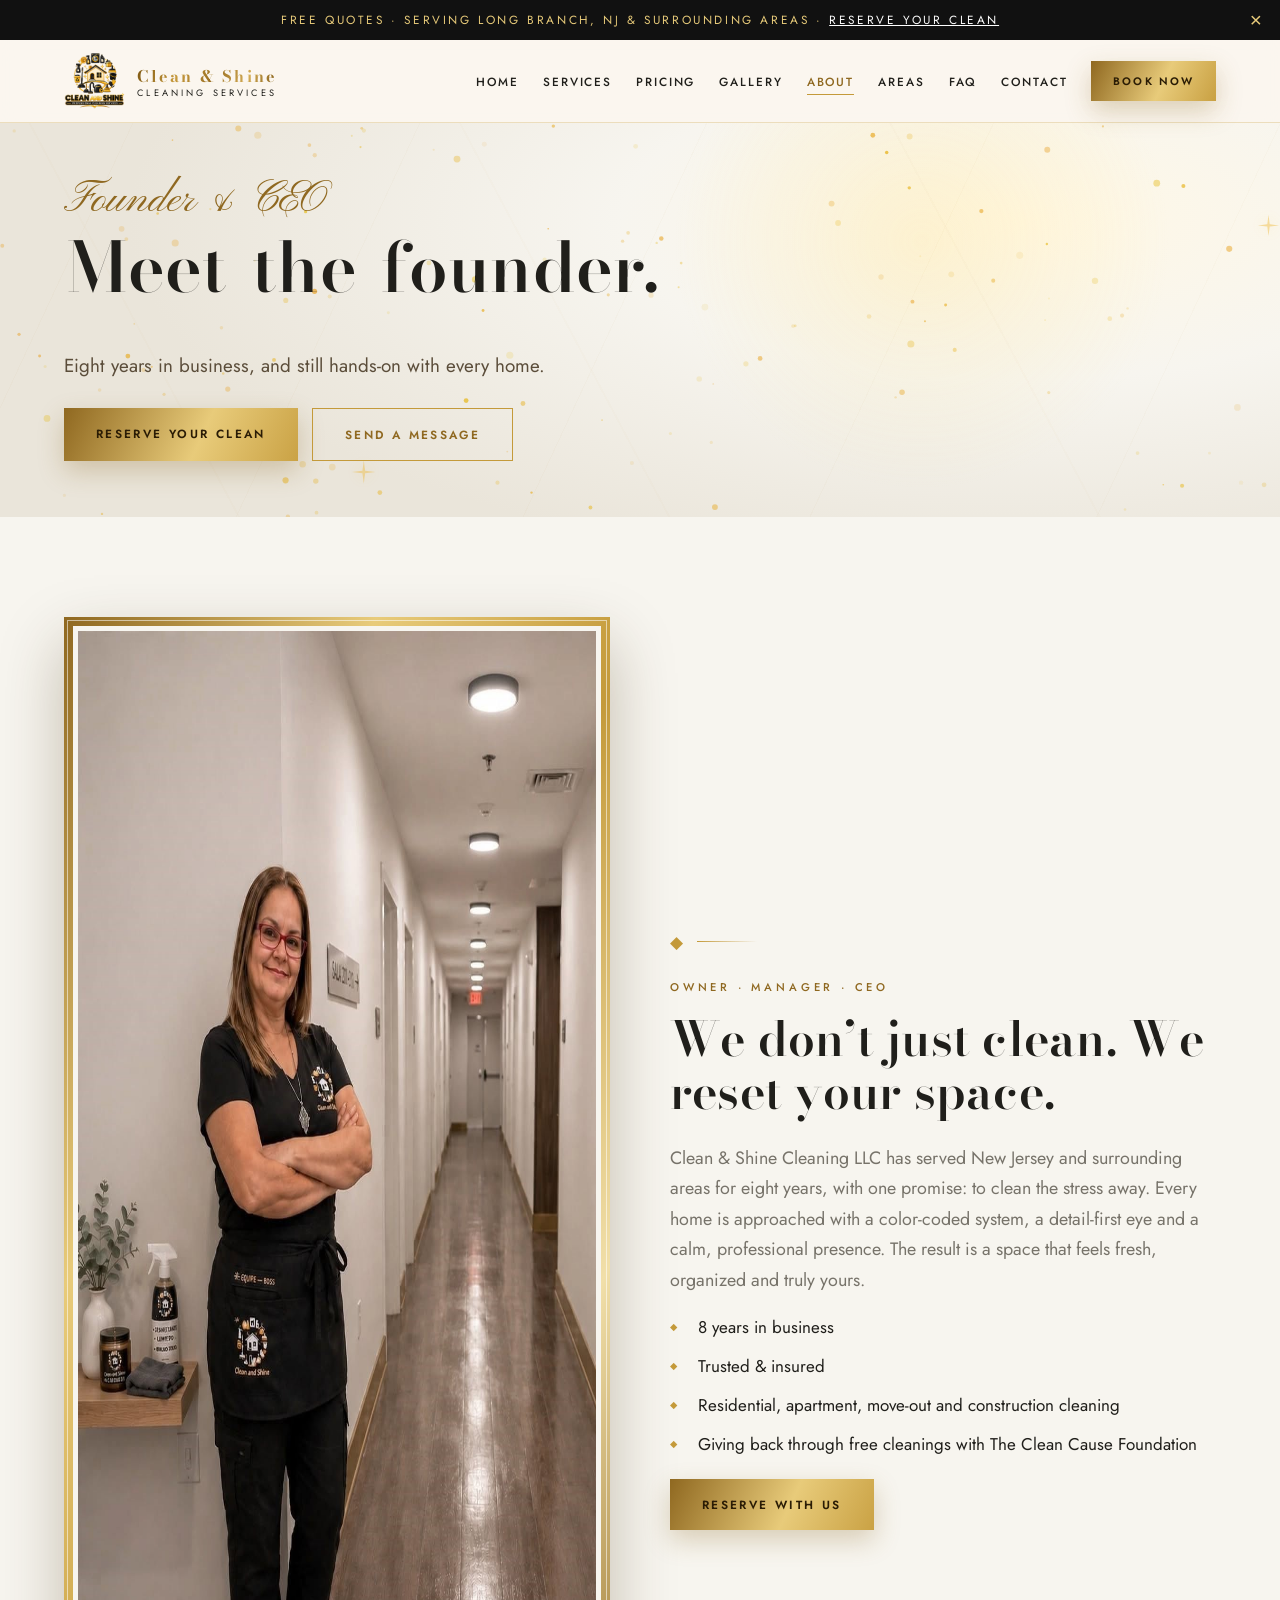
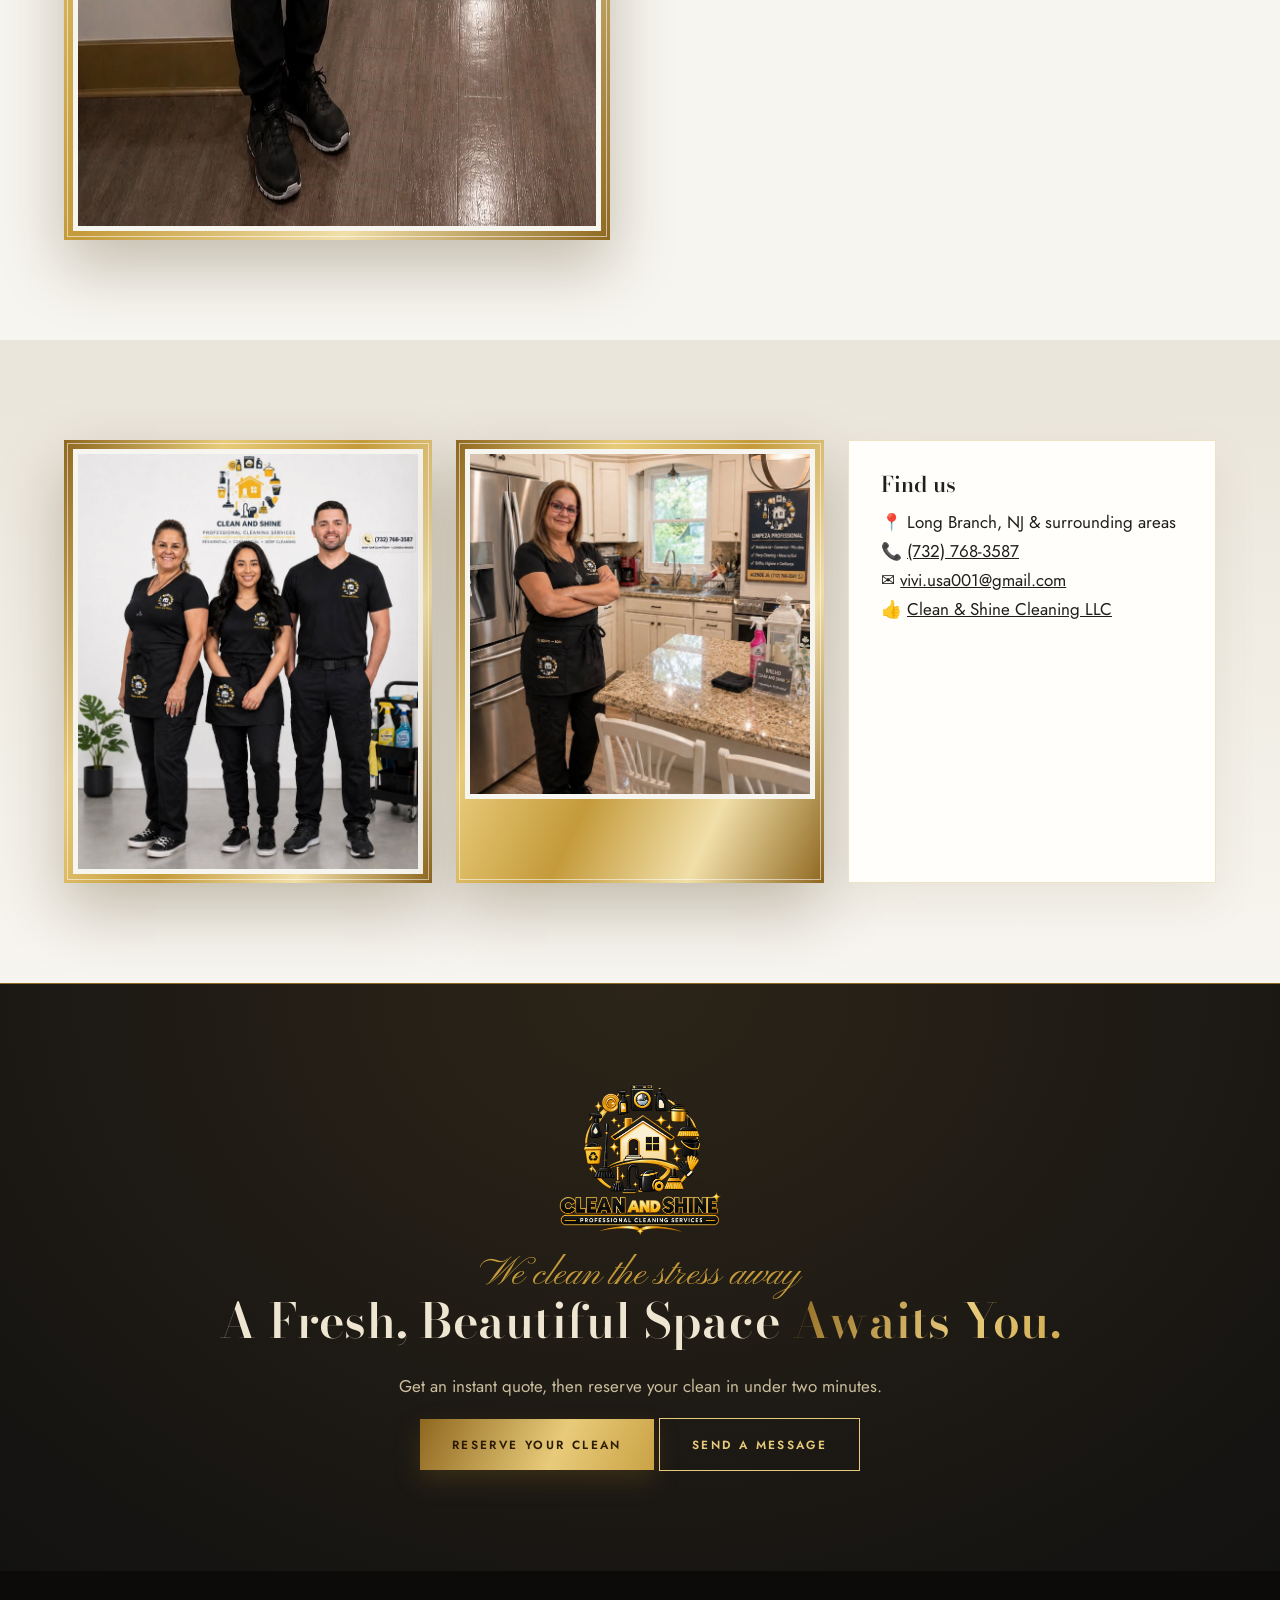
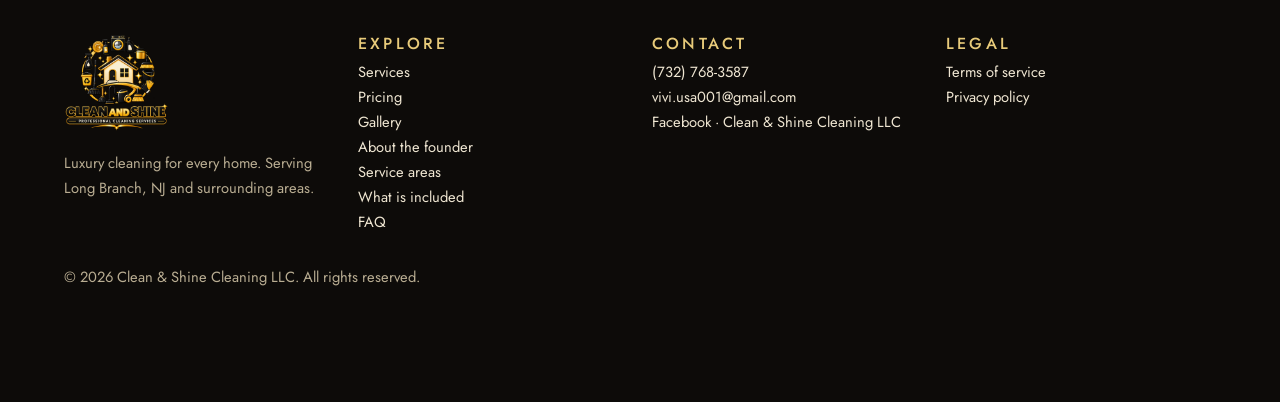
<file: about.html>
<!doctype html>
<html lang="en">
  <head>
    <meta charset="utf-8" />
    <meta
      name="viewport"
      content="width=device-width, initial-scale=1, viewport-fit=cover"
    />
    <script>
      try {
        if (
          sessionStorage.getItem("curt") ||
          matchMedia("(prefers-reduced-motion: reduce)")
            .matches
        )
          document.documentElement.classList.add("nocurt");
        else sessionStorage.setItem("curt", "1");
      } catch (e) {}
    </script>
    <title>
      About the Founder | Clean and Shine Cleaning LLC
    </title>
    <meta
      name="description"
      content="Meet the founder and CEO of Clean and Shine Cleaning LLC, eight years in business serving New Jersey, NJ."
    />
    <meta
      name="theme-color"
      content="#161310"
    />
    <meta
      property="og:title"
      content="About the Founder | Clean and Shine Cleaning
        LLC Cleaning LLC"
    />
    <meta
      property="og:image"
      content="images/csbanner.png"
    />
    <link
      rel="icon"
      href="images/vivs.png"
    />
    <link
      rel="preconnect"
      href="https://fonts.googleapis.com"
    />
    <link
      rel="preconnect"
      href="https://fonts.gstatic.com"
      crossorigin
    />
    <link
      href="https://fonts.googleapis.com/css2?family=Bodoni+Moda:ital,wght@0,600;0,700;1,600&family=Jost:wght@400;500;600&family=Pinyon+Script&display=swap"
      rel="stylesheet"
    />
    <link
      rel="stylesheet"
      href="css/style.css"
    />
    <script type="application/ld+json">
      {
        "@context": "https://schema.org",
        "@type": "HouseCleaningService",
        "name": "Clean and Shine Cleaning LLC",
        "telephone": "+17327683587",
        "email": "vivi.usa001@gmail.com",
        "slogan": "We Clean the Stress Away",
        "address": {
          "@type": "PostalAddress",
          "addressLocality": "New Jersey",
          "addressRegion": "Long Branch",
          "addressCountry": "US"
        },
        "areaServed": [
          "Long Branch"
          "Asbury Park"
          "Red Bank"
          "Eatontown"
          "Ocean Township"
          "Freehold"
          "Toms River"
          "Lakewood"
          "New Brunswick"
          "Perth Amboy"
          "and nearby"
        ]
      }
    </script>
  </head>
  <body>
    <a
      class="skip"
      href="#main"
      >Skip to content</a
    >
    <div class="promo">
      Free quotes · Serving Long Branch, NJ &amp;
      surrounding areas ·
      <a href="book.html#form">Reserve your clean</a
      ><button aria-label="Close banner">×</button>
    </div>
    <header class="top">
      <div class="wrap">
        <a
          class="logo"
          href="index.html"
          ><img
            src="images/vivs.png"
            alt=""
            width="144"
            height="47"
          /><span
            ><b>Clean &amp; Shine</b
            ><small>Cleaning Services</small></span
          ></a
        >
        <button
          class="burger"
          aria-label="Menu"
          aria-expanded="false"
        >
          Menu
        </button>
        <nav
          id="nav"
          aria-label="Main"
        >
          <a href="index.html">Home</a
          ><a href="services.html">Services</a
          ><a href="pricing.html">Pricing</a
          ><a href="gallery.html">Gallery</a
          ><a
            href="about.html"
            class="on"
            >About</a
          ><a href="areas.html">Areas</a
          ><a href="faq.html">FAQ</a
          ><a href="contact.html">Contact</a
          ><a
            class="btn sm"
            href="book.html#form"
            style="margin-left: 10px"
            >Book now</a
          >
        </nav>
      </div>
    </header>
    <main id="main">
      <section class="hero short">
        <canvas
          id="fx"
          aria-hidden="true"
        ></canvas>
        <div class="spot"></div>
        <div class="sweep"></div>
        <div
          class="curtain"
          aria-hidden="true"
        >
          <i class="cl"></i><i class="cr"></i
          ><img
            src="images/vivs.png"
            alt=""
          />
        </div>
        <div class="wrap">
          <div>
            <span
              class="heroscript in"
              style="--d: 0.6s"
              >Founder & CEO</span
            >
            <h1 data-split>Meet the founder.</h1>
            <p
              class="in lead"
              style="--d: 1.5s"
            >
              Eight years in business, and still hands-on
              with every home.
            </p>
            <div
              class="in"
              style="
                --d: 1.7s;
                display: flex;
                gap: 14px;
                flex-wrap: wrap;
                margin-top: 26px;
              "
            >
              <a
                class="btn"
                href="book.html#form"
                >Reserve your clean</a
              ><a
                class="btn ghost"
                href="https://wa.me/17327683587"
                >Send a message</a
              >
            </div>
          </div>
        </div>
      </section>
      <section class="sec">
        <div class="wrap two">
          <div>
            <div class="gilt rv">
              <img
                src="images/viv1.jpg"
                alt="Founder and CEO of Clean and Shine Cleaning Service holding a gold clipboard"
                loading="lazy"
                width="900"
                height="1205"
              />
            </div>
          </div>
          <div>
            <div class="orn l">◆</div>
            <span class="eyebrow"
              >Owner · Manager · CEO</span
            >
            <h2>
              We don’t just clean. We reset your space.
            </h2>
            <p class="lead">
              Clean &amp; Shine Cleaning LLC has served New
              Jersey and surrounding areas for eight years,
              with one promise: to clean the stress away.
              Every home is approached with a color-coded
              system, a detail-first eye and a calm,
              professional presence. The result is a space
              that feels fresh, organized and truly yours.
            </p>
            <ul class="tick">
              <li>8 years in business</li>
              <li>Trusted &amp; insured</li>
              <li>
                Residential, apartment, move-out and
                construction cleaning
              </li>
              <li>
                Giving back through free cleanings with The
                Clean Cause Foundation
              </li>
            </ul>
            <a
              class="btn"
              href="book.html#form"
              >Reserve with us</a
            >
          </div>
        </div>
      </section>
      <section class="sec cream">
        <div class="wrap">
          <div class="grid">
            <div class="gilt rv">
              <img
                src="images/team1.jpg"
                alt="Founder standing in a living room"
                loading="lazy"
              />
            </div>
            <div class="gilt rv">
              <img
                src="images/vivs1.jpg"
                alt="Founder smiling in a selfie"
                loading="lazy"
                style="aspect-ratio: 1; object-fit: cover"
              />
            </div>
            <div class="card rv">
              <h3>Find us</h3>
              <p>
                📍 Long Branch, NJ &amp; surrounding
                areas<br />📞
                <a href="tel:+17327683587">(732) 768-3587</a
                ><br />✉️
                <a href="vivi.usa001@gmail.com"
                  >vivi.usa001@gmail.com</a
                ><br />👍
                <a
                  href="https://facebook.com/vivianealvess"
                  rel="noopener"
                  >Clean &amp; Shine Cleaning LLC</a
                >
              </p>
            </div>
          </div>
        </div>
      </section>
    </main>
    <section class="band">
      <div class="wrap">
        <img
          class="bm"
          src="images/vivs.png"
          alt=""
        /><span
          class="script"
          style="display: block; font-size: 2.4rem"
          >We clean the stress away</span
        >
        <h2>
          A Fresh, Beautiful Space
          <span class="gold">Awaits You.</span>
        </h2>
        <p>
          Get an instant quote, then reserve your clean in
          under two minutes.
        </p>
        <a
          class="btn"
          href="book.html#form"
          >Reserve your clean</a
        >
        <a
          class="btn ghost"
          href="tel:+17327683587"
          >Send a message</a
        >
      </div>
    </section>
    <footer>
      <div class="wrap grid">
        <div>
          <img
            src="images/vivs.png"
            alt="Clean and Shine Cleaning LLC logo"
          />
          <p>
            Luxury cleaning for every home. Serving Long
            Branch, NJ and surrounding areas.
          </p>
        </div>
        <div>
          <h3>Explore</h3>
          <a href="services.html">Services</a><br /><a
            href="pricing.html"
            >Pricing</a
          ><br /><a href="gallery.html">Gallery</a><br /><a
            href="about.html"
            >About the founder</a
          ><br /><a href="areas.html">Service areas</a
          ><br /><a href="checklist.html"
            >What is included</a
          ><br /><a href="faq.html">FAQ</a>
        </div>
        <div>
          <h3>Contact</h3>
          <a href="tel:+17327683587">(732) 768-3587</a
          ><br /><a href="mailto:vivi.usa001@gmail.com"
            >vivi.usa001@gmail.com</a
          ><br /><a
            href="https://facebook.com/vivianealvess"
            rel="noopener"
            >Facebook · Clean &amp; Shine Cleaning LLC</a
          >
        </div>
        <div>
          <h3>Legal</h3>
          <a href="terms.html">Terms of service</a><br /><a
            href="privacy.html"
            >Privacy policy</a
          >
        </div>
      </div>
      <div
        class="wrap"
        style="margin-top: 30px"
      >
        © <span data-year></span> Clean &amp; Shine Cleaning
        LLC. All rights reserved.
      </div>
    </footer>
    <div class="sticky">
      <a
        class="btn ghost"
        href="https://wa.me/17327683587"
        >Message</a
      ><a
        class="btn"
        href="book.html#form"
        >Book now</a
      >
    </div>
    <div
      class="modal"
      id="pop"
      role="dialog"
      aria-modal="true"
      aria-label="Free quote"
    >
      <div class="card">
        <button
          class="x"
          aria-label="Close"
        >
          ×</button
        ><span class="script">Before you go</span>
        <h3>See your price in ten seconds.</h3>
        <p>No account and no obligation.</p>
        <a
          class="btn"
          href="index.html#quote"
          >Get my price</a
        >
        <button
          class="btn ghost sm"
          data-close
        >
          No thanks
        </button>
      </div>
    </div>
    <script src="js/script.js"></script>
  </body>
</html>
</file>
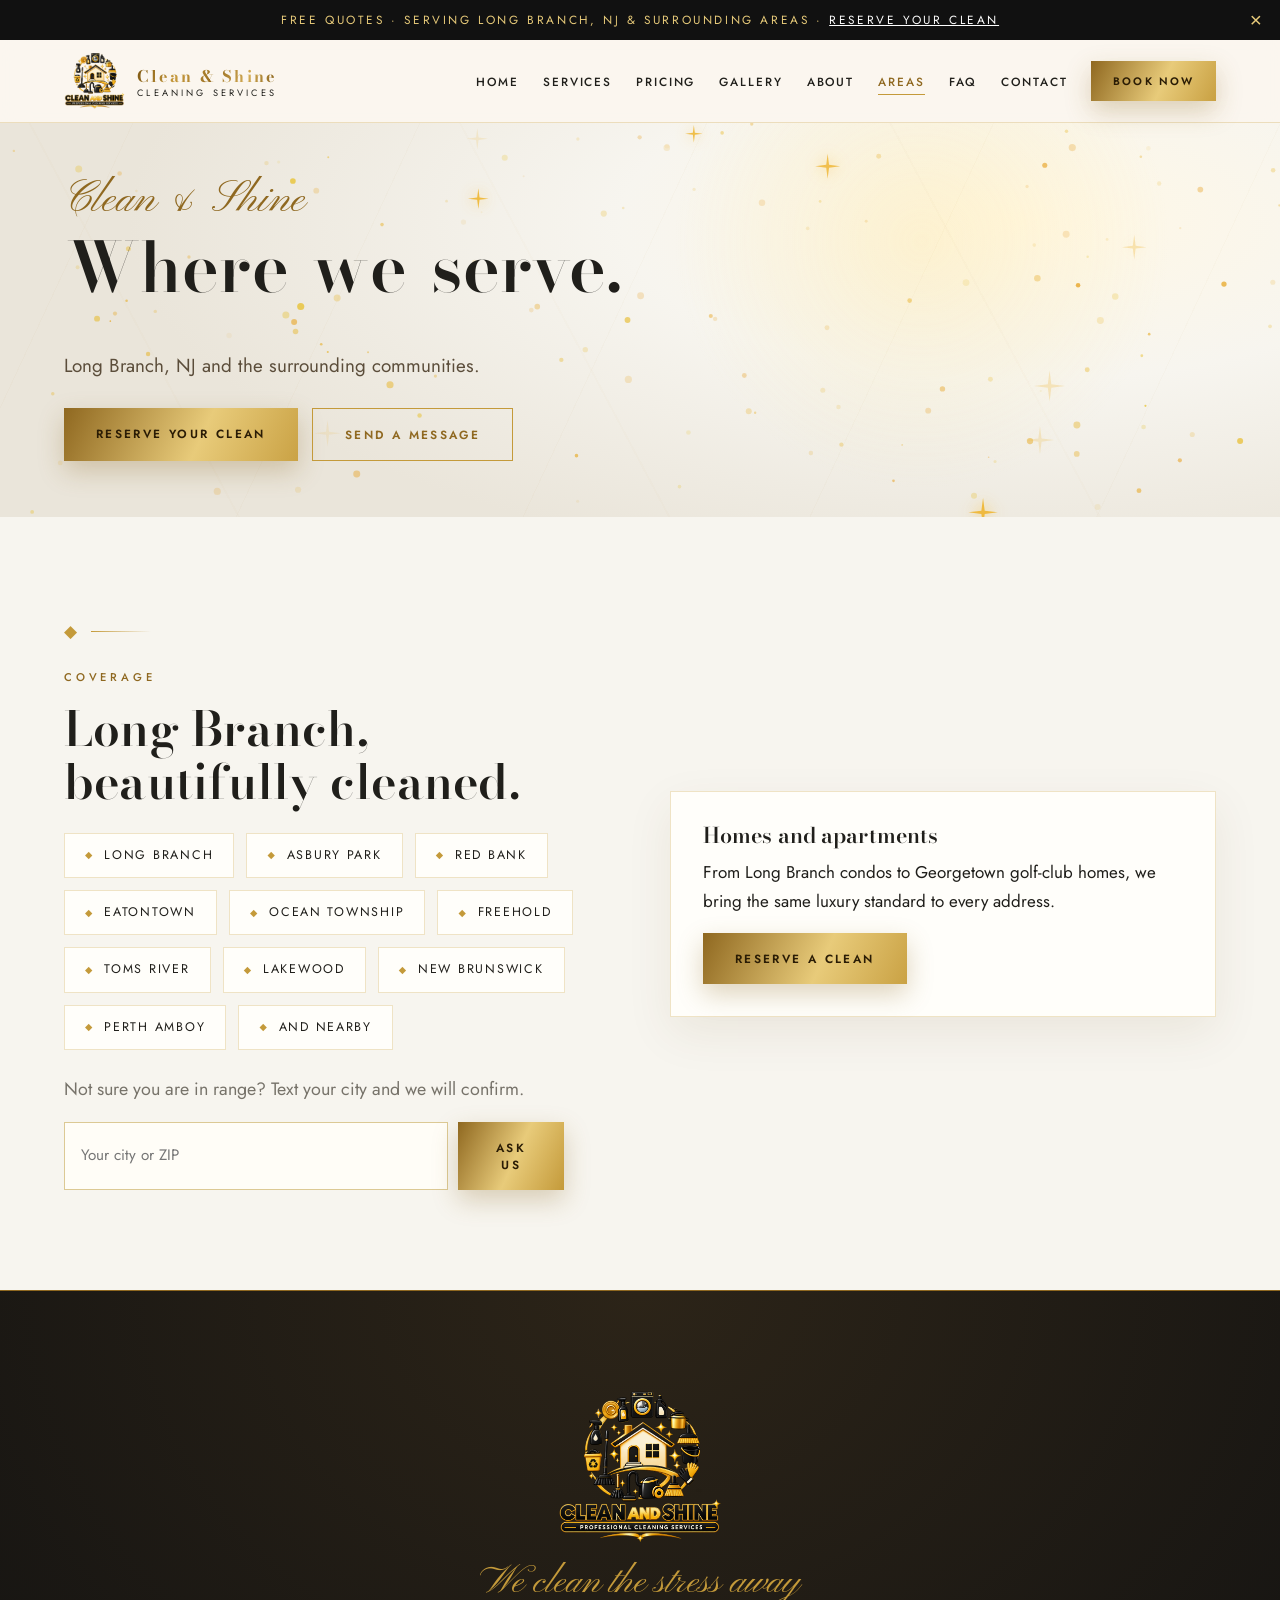
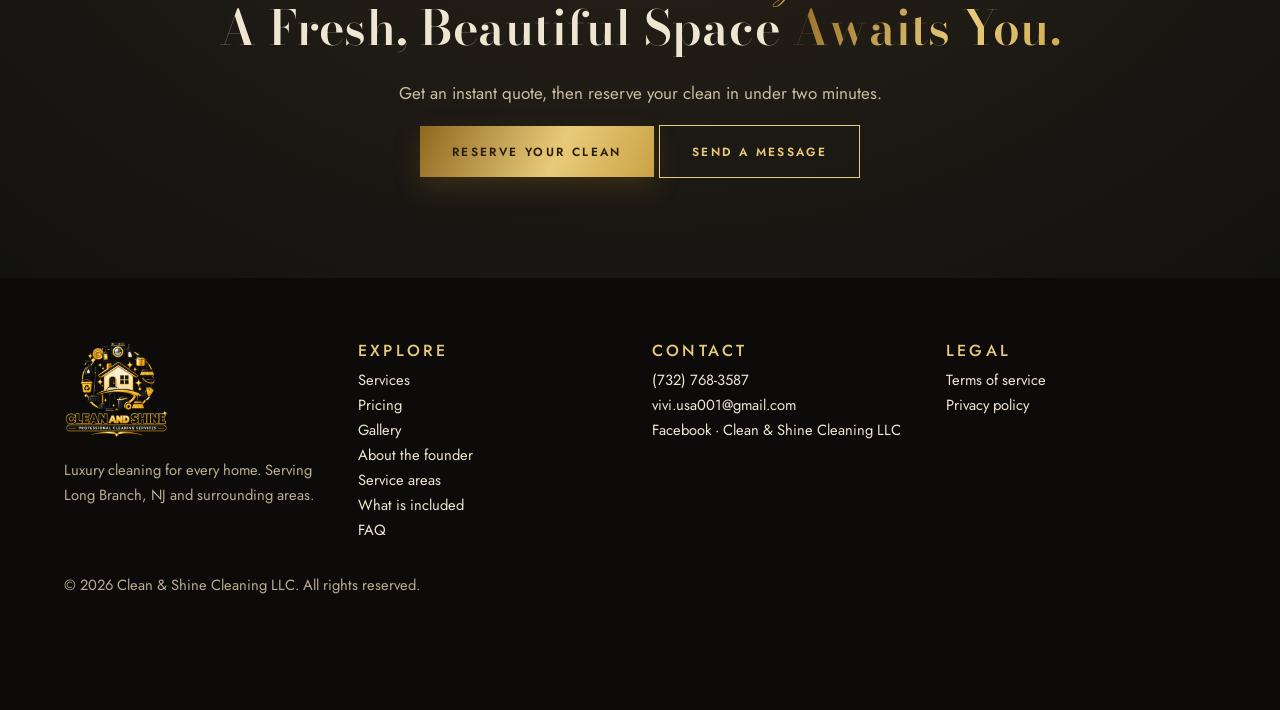
<file: areas.html>
<!doctype html>
<html lang="en">
  <head>
    <meta charset="utf-8" />
    <meta
      name="viewport"
      content="width=device-width, initial-scale=1, viewport-fit=cover"
    />
    <script>
      try {
        if (
          sessionStorage.getItem("curt") ||
          matchMedia("(prefers-reduced-motion: reduce)")
            .matches
        )
          document.documentElement.classList.add("nocurt");
        else sessionStorage.setItem("curt", "1");
      } catch (e) {}
    </script>
    <title>
      Service Areas | Clean and Shine Cleaning LLC
    </title>
    <meta
      name="description"
      content="Luxury cleaning in New Jersey, Newark, Jersey City, Paterson, Elizabeth and surrounding areas."
    />
    <meta
      name="theme-color"
      content="#161310"
    />
    <meta
      property="og:title"
      content="Service Areas | Clean and Shine Cleaning LLC"
    />
    <meta
      property="og:image"
      content="images/csbanner.png"
    />
    <link
      rel="icon"
      href="images/vivs.png"
    />
    <link
      rel="preconnect"
      href="https://fonts.googleapis.com"
    />
    <link
      rel="preconnect"
      href="https://fonts.gstatic.com"
      crossorigin
    />
    <link
      href="https://fonts.googleapis.com/css2?family=Bodoni+Moda:ital,wght@0,600;0,700;1,600&family=Jost:wght@400;500;600&family=Pinyon+Script&display=swap"
      rel="stylesheet"
    />
    <link
      rel="stylesheet"
      href="css/style.css"
    />
    <script type="application/ld+json">
      {
        "@context": "https://schema.org",
        "@type": "HouseCleaningService",
        "name": "Clean and Shine Cleaning LLC",
        "telephone": "+17327683587",
        "email": "vivi.usa001@gmail.com",
        "slogan": "We Clean the Stress Away",
        "address": {
          "@type": "PostalAddress",
          "addressLocality": "New Jersey",
          "addressRegion": "Long Branch",
          "addressCountry": "US"
        },
        "areaServed": [
          "Long Branch"
          "Asbury Park"
          "Red Bank"
          "Eatontown"
          "Ocean Township"
          "Freehold"
          "Toms River"
          "Lakewood"
          "New Brunswick"
          "Perth Amboy"
          "and nearby"
        ]
      }
    </script>
  </head>
  <body>
    <a
      class="skip"
      href="#main"
      >Skip to content</a
    >
    <div class="promo">
      Free quotes · Serving Long Branch, NJ &amp;
      surrounding areas ·
      <a href="book.html#form">Reserve your clean</a
      ><button aria-label="Close banner">×</button>
    </div>
    <header class="top">
      <div class="wrap">
        <a
          class="logo"
          href="index.html"
          ><img
            src="images/vivs.png"
            alt=""
            width="144"
            height="47"
          /><span
            ><b>Clean &amp; Shine</b
            ><small>Cleaning Services</small></span
          ></a
        >
        <button
          class="burger"
          aria-label="Menu"
          aria-expanded="false"
        >
          Menu
        </button>
        <nav
          id="nav"
          aria-label="Main"
        >
          <a href="index.html">Home</a
          ><a href="services.html">Services</a
          ><a href="pricing.html">Pricing</a
          ><a href="gallery.html">Gallery</a
          ><a href="about.html">About</a
          ><a
            href="areas.html"
            class="on"
            >Areas</a
          ><a href="faq.html">FAQ</a
          ><a href="contact.html">Contact</a
          ><a
            class="btn sm"
            href="book.html#form"
            style="margin-left: 10px"
            >Book now</a
          >
        </nav>
      </div>
    </header>
    <main id="main">
      <section class="hero short">
        <canvas
          id="fx"
          aria-hidden="true"
        ></canvas>
        <div class="spot"></div>
        <div class="sweep"></div>
        <div
          class="curtain"
          aria-hidden="true"
        >
          <i class="cl"></i><i class="cr"></i
          ><img
            src="images/vivs.png"
            alt=""
          />
        </div>
        <div class="wrap">
          <div>
            <span
              class="heroscript in"
              style="--d: 0.6s"
              >Clean &amp; Shine</span
            >
            <h1 data-split>Where we serve.</h1>
            <p
              class="in lead"
              style="--d: 1.5s"
            >
              Long Branch, NJ and the surrounding
              communities.
            </p>
            <div
              class="in"
              style="
                --d: 1.7s;
                display: flex;
                gap: 14px;
                flex-wrap: wrap;
                margin-top: 26px;
              "
            >
              <a
                class="btn"
                href="book.html#form"
                >Reserve your clean</a
              ><a
                class="btn ghost"
                href="https://wa.me/17327683587"
                >Send a message</a
              >
            </div>
          </div>
        </div>
      </section>
      <section class="sec">
        <div class="wrap two">
          <div>
            <div class="orn l">◆</div>
            <span class="eyebrow">Coverage</span>
            <h2>Long Branch, beautifully cleaned.</h2>
            <ul class="pins">
              <li>Long Branch</li>
              <li>Asbury Park</li>
              <li>Red Bank</li>
              <li>Eatontown</li>
              <li>Ocean Township</li>
              <li>Freehold</li>
              <li>Toms River</li>
              <li>Lakewood</li>
              <li>New Brunswick</li>
              <li>Perth Amboy</li>
              <li>and nearby</li>
            </ul>
            <p class="lead">
              Not sure you are in range? Text your city and
              we will confirm.
            </p>
            <form
              id="area"
              style="
                display: flex;
                gap: 10px;
                max-width: 500px;
              "
            >
              <input
                id="area-c"
                placeholder="Your city or ZIP"
                required
                aria-label="Your city or ZIP"
              /><button
                class="btn"
                type="submit"
              >
                Ask us
              </button>
            </form>
          </div>
          <div class="card">
            <h3>Homes and apartments</h3>
            <p>
              From Long Branch condos to Georgetown
              golf-club homes, we bring the same luxury
              standard to every address.
            </p>
            <a
              class="btn"
              href="book.html#form"
              >Reserve a clean</a
            >
          </div>
        </div>
      </section>
    </main>
    <section class="band">
      <div class="wrap">
        <img
          class="bm"
          src="images/vivs.png"
          alt=""
        /><span
          class="script"
          style="display: block; font-size: 2.4rem"
          >We clean the stress away</span
        >
        <h2>
          A Fresh, Beautiful Space
          <span class="gold">Awaits You.</span>
        </h2>
        <p>
          Get an instant quote, then reserve your clean in
          under two minutes.
        </p>
        <a
          class="btn"
          href="book.html#form"
          >Reserve your clean</a
        >
        <a
          class="btn ghost"
          href="https://wa.me/17327683587"
          >Send a message</a
        >
      </div>
    </section>
    <footer>
      <div class="wrap grid">
        <div>
          <img
            src="images/vivs.png"
            alt="Clean and Shine Cleaning LLC logo"
          />
          <p>
            Luxury cleaning for every home. Serving Long
            Branch, NJ and surrounding areas.
          </p>
        </div>
        <div>
          <h3>Explore</h3>
          <a href="services.html">Services</a><br /><a
            href="pricing.html"
            >Pricing</a
          ><br /><a href="gallery.html">Gallery</a><br /><a
            href="about.html"
            >About the founder</a
          ><br /><a href="areas.html">Service areas</a
          ><br /><a href="checklist.html"
            >What is included</a
          ><br /><a href="faq.html">FAQ</a>
        </div>
        <div>
          <h3>Contact</h3>
          <a href="tel:+17327683587">(732) 768-3587</a
          ><br /><a href="mailto:vivi.usa001@gmail.com"
            >vivi.usa001@gmail.com</a
          ><br /><a
            href="https://facebook.com/vivianealvess"
            rel="noopener"
            >Facebook · Clean &amp; Shine Cleaning LLC</a
          >
        </div>
        <div>
          <h3>Legal</h3>
          <a href="terms.html">Terms of service</a><br /><a
            href="privacy.html"
            >Privacy policy</a
          >
        </div>
      </div>
      <div
        class="wrap"
        style="margin-top: 30px"
      >
        © <span data-year></span> Clean &amp; Shine Cleaning
        LLC. All rights reserved.
      </div>
    </footer>
    <div class="sticky">
      <a
        class="btn ghost"
        href="https://wa.me/17327683587"
        >Message</a
      ><a
        class="btn"
        href="book.html#form"
        >Book now</a
      >
    </div>
    <div
      class="modal"
      id="pop"
      role="dialog"
      aria-modal="true"
      aria-label="Free quote"
    >
      <div class="card">
        <button
          class="x"
          aria-label="Close"
        >
          ×</button
        ><span class="script">Before you go</span>
        <h3>See your price in ten seconds.</h3>
        <p>No account and no obligation.</p>
        <a
          class="btn"
          href="index.html#quote"
          >Get my price</a
        >
        <button
          class="btn ghost sm"
          data-close
        >
          No thanks
        </button>
      </div>
    </div>
    <script src="js/script.js"></script>
  </body>
</html>
</file>
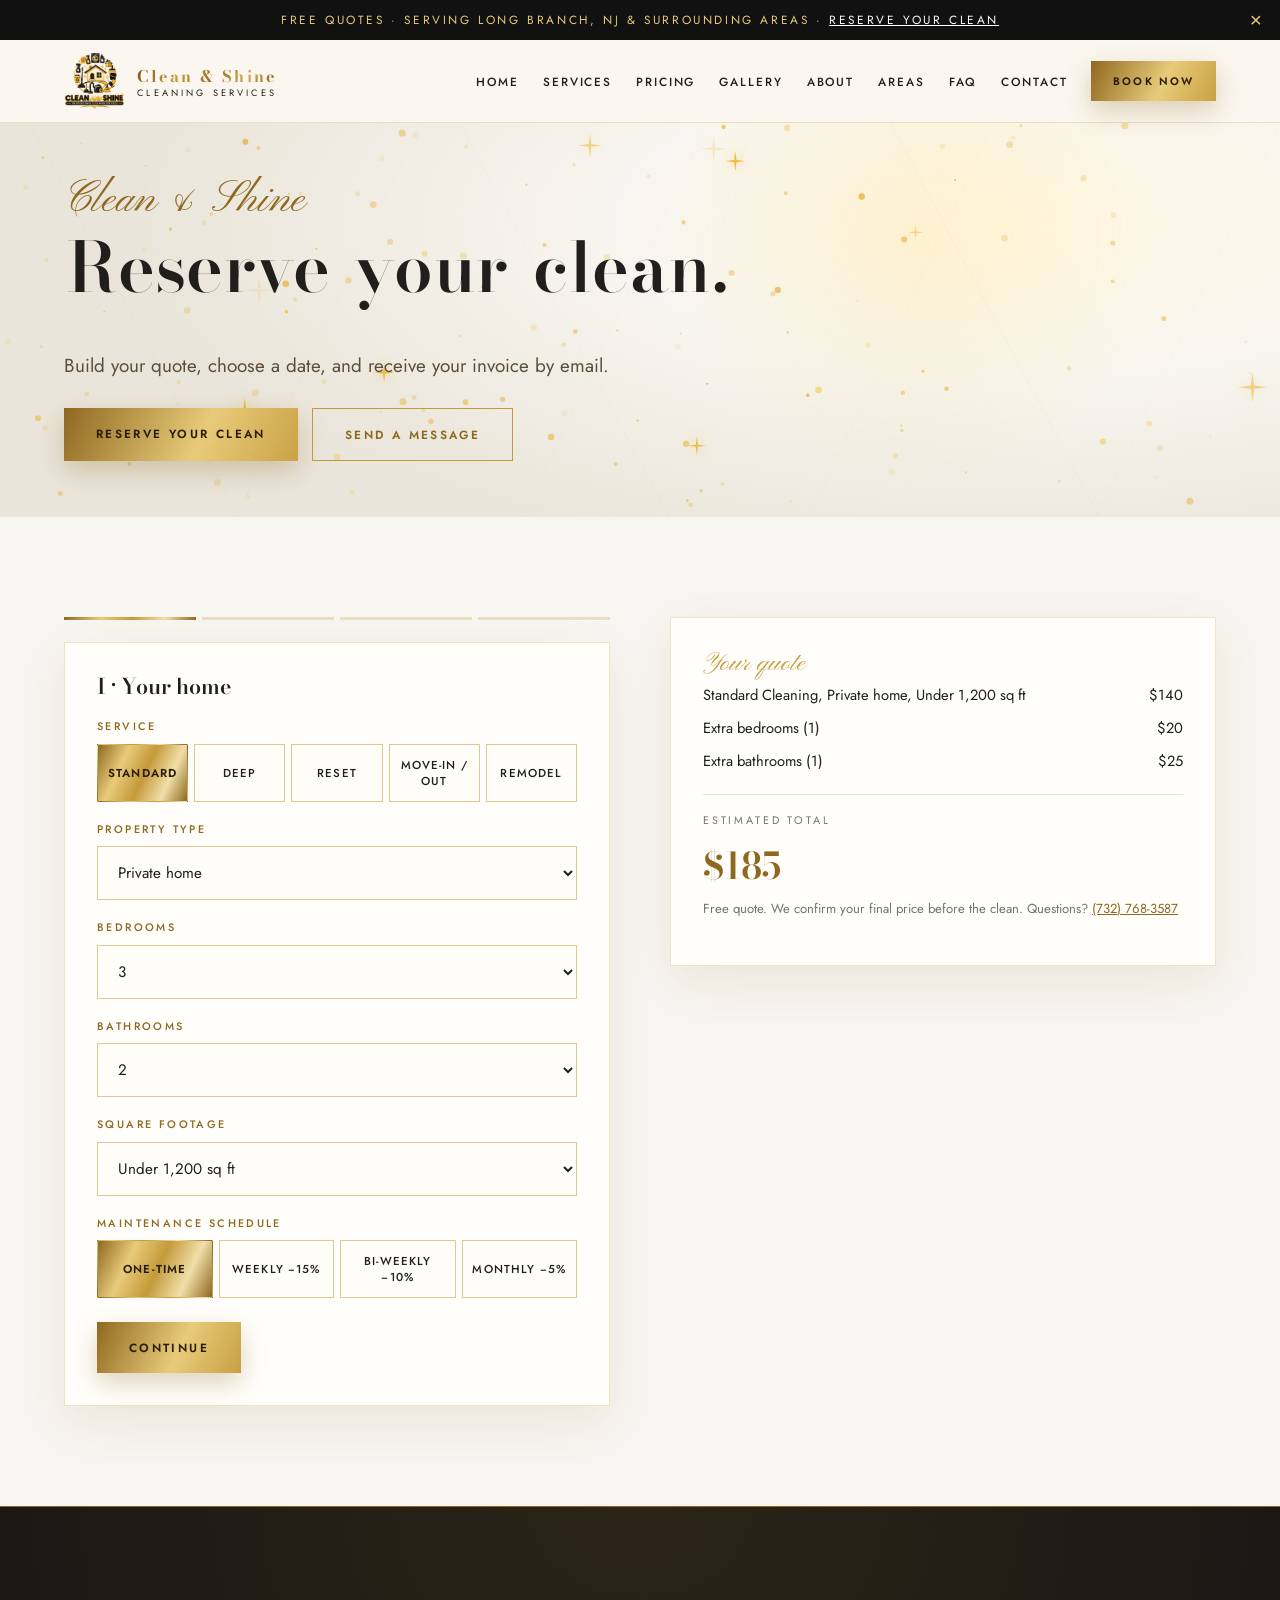
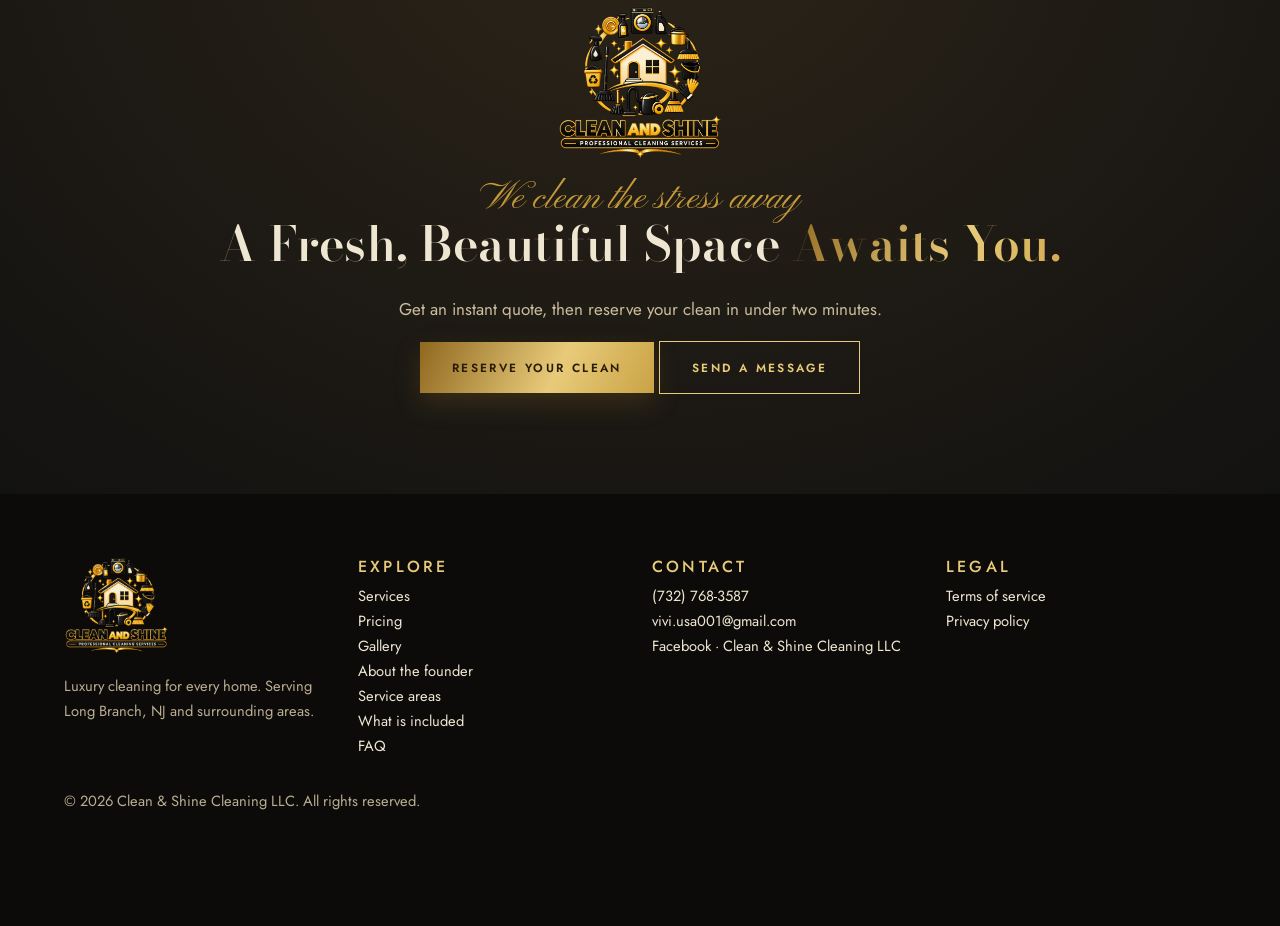
<file: book.html>
<!doctype html>
<html lang="en">
  <head>
    <meta charset="utf-8" />
    <meta
      name="viewport"
      content="width=device-width, initial-scale=1, viewport-fit=cover"
    />
    <script>
      try {
        if (
          sessionStorage.getItem("curt") ||
          matchMedia("(prefers-reduced-motion: reduce)")
            .matches
        )
          document.documentElement.classList.add("nocurt");
        else sessionStorage.setItem("curt", "1");
      } catch (e) {}
    </script>
    <title>
      Reserve Your Clean | Clean and Shine Cleaning LLC
    </title>
    <meta
      name="description"
      content="Get an instant quote and reserve your cleaning online. Your invoice is emailed instantly."
    />
    <meta
      name="theme-color"
      content="#161310"
    />
    <meta
      property="og:title"
      content="Reserve Your Clean | Clean and Shine Cleaning LLC"
    />
    <meta
      property="og:image"
      content="images/csbanner.png"
    />
    <link
      rel="icon"
      href="images/vivs.png"
    />
    <link
      rel="preconnect"
      href="https://fonts.googleapis.com"
    />
    <link
      rel="preconnect"
      href="https://fonts.gstatic.com"
      crossorigin
    />
    <link
      href="https://fonts.googleapis.com/css2?family=Bodoni+Moda:ital,wght@0,600;0,700;1,600&family=Jost:wght@400;500;600&family=Pinyon+Script&display=swap"
      rel="stylesheet"
    />
    <link
      rel="stylesheet"
      href="css/style.css"
    />
    <script type="application/ld+json">
      {
        "@context": "https://schema.org",
        "@type": "HouseCleaningService",
        "name": "Clean and Shine Cleaning LLC",
        "telephone": "+17327683587",
        "email": "vivi.usa001@gmail.com",
        "slogan": "We Clean the Stress Away",
        "address": {
          "@type": "PostalAddress",
          "addressLocality": "New Jersey",
          "addressRegion": "Long Branch",
          "addressCountry": "US"
        },
        "areaServed": [
          "Long Branch"
          "Asbury Park"
          "Red Bank"
          "Eatontown"
          "Ocean Township"
          "Freehold"
          "Toms River"
          "Lakewood"
          "New Brunswick"
          "Perth Amboy"
          "and nearby"
        ]
      }
    </script>
  </head>
  <body>
    <a
      class="skip"
      href="#main"
      >Skip to content</a
    >
    <div class="promo">
      Free quotes · Serving Long Branch, NJ &amp;
      surrounding areas ·
      <a href="book.html#form">Reserve your clean</a
      ><button aria-label="Close banner">×</button>
    </div>
    <header class="top">
      <div class="wrap">
        <a
          class="logo"
          href="index.html"
          ><img
            src="images/vivs.png"
            alt=""
            width="144"
            height="47"
          /><span
            ><b>Clean &amp; Shine</b
            ><small>Cleaning Services</small></span
          ></a
        >
        <button
          class="burger"
          aria-label="Menu"
          aria-expanded="false"
        >
          Menu
        </button>
        <nav
          id="nav"
          aria-label="Main"
        >
          <a href="index.html">Home</a
          ><a href="services.html">Services</a
          ><a href="pricing.html">Pricing</a
          ><a href="gallery.html">Gallery</a
          ><a href="about.html">About</a
          ><a href="areas.html">Areas</a
          ><a href="faq.html">FAQ</a
          ><a href="contact.html">Contact</a
          ><a
            class="btn sm"
            href="book.html#form"
            style="margin-left: 10px"
            >Book now</a
          >
        </nav>
      </div>
    </header>
    <main id="main">
      <section class="hero short">
        <canvas
          id="fx"
          aria-hidden="true"
        ></canvas>
        <div class="spot"></div>
        <div class="sweep"></div>
        <div
          class="curtain"
          aria-hidden="true"
        >
          <i class="cl"></i><i class="cr"></i
          ><img
            src="images/vivs.png"
            alt=""
          />
        </div>
        <div class="wrap">
          <div>
            <span
              class="heroscript in"
              style="--d: 0.6s"
              >Clean &amp; Shine</span
            >
            <h1 data-split>Reserve your clean.</h1>
            <p
              class="in lead"
              style="--d: 1.5s"
            >
              Build your quote, choose a date, and receive
              your invoice by email.
            </p>
            <div
              class="in"
              style="
                --d: 1.7s;
                display: flex;
                gap: 14px;
                flex-wrap: wrap;
                margin-top: 26px;
              "
            >
              <a
                class="btn"
                href="book.html#form"
                >Reserve your clean</a
              ><a
                class="btn ghost"
                href="https://wa.me/17327683587"
                >Send a message</a
              >
            </div>
          </div>
        </div>
      </section>
      <section class="sec">
        <div
          class="wrap two"
          style="align-items: start"
        >
          <form
            id="form"
            novalidate
          >
            <div class="wiz">
              <i class="on"></i><i></i><i></i><i></i>
            </div>
            <div class="stepbox on card">
              <h3>I · Your home</h3>
              <label>Service</label>
              <div
                class="seg"
                id="b-svc"
              >
                <button
                  type="button"
                  data-v="standard"
                >
                  Standard</button
                ><button
                  type="button"
                  data-v="deep"
                >
                  Deep</button
                ><button
                  type="button"
                  data-v="reset"
                >
                  Reset</button
                ><button
                  type="button"
                  data-v="move"
                >
                  Move-in / out</button
                ><button
                  type="button"
                  data-v="construct"
                >
                  Remodel
                </button>
              </div>
              <label for="b-prop">Property type</label
              ><select id="b-prop"></select>
              <div id="b-sizewrap">
                <label for="b-bed">Bedrooms</label
                ><select id="b-bed">
                  <option>1</option>
                  <option>2</option>
                  <option selected>3</option>
                  <option>4</option>
                  <option>5</option>
                  <option>6</option>
                  <option>7</option>
                  <option>8</option>
                </select>
              </div>
              <label for="b-bath">Bathrooms</label
              ><select id="b-bath">
                <option>1</option>
                <option selected>2</option>
                <option>3</option>
                <option>4</option>
                <option>5</option>
                <option>6</option>
              </select>
              <div id="b-sqwrap">
                <label for="b-sq">Square footage</label
                ><select id="b-sq"></select>
              </div>
              <div id="b-freqwrap">
                <label>Maintenance schedule</label>
                <div
                  class="seg"
                  id="b-freq"
                >
                  <button
                    type="button"
                    data-v="once"
                    class="on"
                  >
                    One-time</button
                  ><button
                    type="button"
                    data-v="weekly"
                  >
                    Weekly −15%</button
                  ><button
                    type="button"
                    data-v="biweekly"
                  >
                    Bi-weekly −10%</button
                  ><button
                    type="button"
                    data-v="monthly"
                  >
                    Monthly −5%
                  </button>
                </div>
              </div>
              <div class="nav2">
                <button
                  type="button"
                  class="btn"
                  data-next
                >
                  Continue
                </button>
              </div>
            </div>
            <div class="stepbox card">
              <h3>II · Add-ons</h3>
              <div id="b-addons"></div>
              <div class="nav2">
                <button
                  type="button"
                  class="btn ghost"
                  data-prev
                >
                  Back</button
                ><button
                  type="button"
                  class="btn"
                  data-next
                >
                  Continue
                </button>
              </div>
            </div>
            <div class="stepbox card">
              <h3>III · Date and details</h3>
              <div
                class="grid"
                style="gap: 12px"
              >
                <div>
                  <label for="b-date">Preferred date</label
                  ><input
                    id="b-date"
                    type="date"
                    required
                  />
                </div>
                <div>
                  <label for="b-time">Arrival window</label
                  ><select
                    id="b-time"
                    required
                  >
                    <option value="">Choose</option>
                    <option>Morning (8am to 11am)</option>
                    <option>Midday (11am to 2pm)</option>
                    <option>Afternoon (2pm to 5pm)</option>
                  </select>
                </div>
              </div>
              <div
                class="grid"
                style="gap: 12px"
              >
                <div>
                  <label for="b-n">Full name</label
                  ><input
                    id="b-n"
                    autocomplete="name"
                    required
                  />
                </div>
                <div>
                  <label for="b-phone">Phone</label
                  ><input
                    id="b-phone"
                    type="tel"
                    autocomplete="tel"
                    required
                  />
                </div>
              </div>
              <label for="b-email"
                >Email (your invoice is sent here)</label
              ><input
                id="b-email"
                type="email"
                autocomplete="email"
                required
              />
              <label for="b-addr">Street address</label
              ><input
                id="b-addr"
                autocomplete="street-address"
                required
              />
              <div
                class="grid"
                style="gap: 12px"
              >
                <div>
                  <label for="b-city">City</label
                  ><input
                    id="b-city"
                    autocomplete="address-level2"
                    required
                  />
                </div>
                <div>
                  <label for="b-zip">ZIP</label
                  ><input
                    id="b-zip"
                    autocomplete="postal-code"
                    required
                  />
                </div>
              </div>
              <label for="b-pets">Pets at home?</label
              ><select id="b-pets">
                <option>No pets</option>
                <option>Dog(s)</option>
                <option>Cat(s)</option>
                <option>Other pets</option>
              </select>
              <label for="b-access">How do we get in?</label
              ><input
                id="b-access"
                placeholder="Lockbox, gate code, someone will be home…"
              /><label for="b-notes"
                >Notes or special requests</label
              ><textarea
                id="b-notes"
                rows="3"
                placeholder="Areas to focus on, scents, anything we should know…"
              ></textarea
              ><input
                class="hp"
                id="b-hp"
                tabindex="-1"
                autocomplete="off"
                aria-hidden="true"
              />
              <div class="nav2">
                <button
                  type="button"
                  class="btn ghost"
                  data-prev
                >
                  Back</button
                ><button
                  type="button"
                  class="btn"
                  data-next
                >
                  Review
                </button>
              </div>
            </div>
            <div class="stepbox card">
              <h3>IV · Review and confirm</h3>
              <div id="rev"></div>
              <label class="addon"
                ><input
                  type="checkbox"
                  id="b-terms"
                />I agree to the
                <a
                  href="terms.html"
                  target="_blank"
                  style="color: var(--gold-d)"
                  >terms of service</a
                >
                and confirm the details are correct.</label
              >
              <div class="nav2">
                <button
                  type="button"
                  class="btn ghost"
                  data-prev
                >
                  Back</button
                ><button
                  class="btn"
                  id="b-send"
                  type="submit"
                >
                  Reserve and email my invoice
                </button>
              </div>
              <p
                class="note"
                id="b-status"
              ></p>
            </div>
            <div
              class="card ok"
              id="done"
              style="display: none"
            >
              <span class="script">Thank you</span>
              <h3>Your request is in.</h3>
              <p
                id="done-msg"
                style="margin-inline: auto"
              ></p>
              <div
                id="done-inv"
                style="text-align: left; margin: 20px 0"
              ></div>
              <div
                class="nav2"
                style="justify-content: center"
              >
                <button
                  type="button"
                  class="btn"
                  data-print
                >
                  Print or save invoice</button
                ><a
                  class="btn ghost"
                  id="done-mail"
                  href="#"
                  >Send request by email</a
                >
              </div>
            </div>
          </form>
          <aside class="card sticky-sum">
            <span
              class="script"
              style="font-size: 1.7rem"
              >Your quote</span
            >
            <div
              class="tot"
              id="s-lines"
              style="border: 0; margin: 0; padding: 0"
            ></div>
            <div class="tot">
              <div>
                <span class="from">Estimated total</span>
              </div>
              <div
                class="grand"
                id="s-total"
              >
                $0
              </div>
            </div>
            <p class="note">
              Free quote. We confirm your final price before
              the clean. Questions?
              <a
                href="tel:+17327683587"
                style="color: var(--gold-d)"
                >(732) 768-3587</a
              >
            </p>
          </aside>
        </div>
      </section>
    </main>
    <section class="band">
      <div class="wrap">
        <img
          class="bm"
          src="images/vivs.png"
          alt=""
        /><span
          class="script"
          style="display: block; font-size: 2.4rem"
          >We clean the stress away</span
        >
        <h2>
          A Fresh, Beautiful Space
          <span class="gold">Awaits You.</span>
        </h2>
        <p>
          Get an instant quote, then reserve your clean in
          under two minutes.
        </p>
        <a
          class="btn"
          href="book.html#form"
          >Reserve your clean</a
        >
        <a
          class="btn ghost"
          href="https://wa.me/17327683587"
          >Send a message</a
        >
      </div>
    </section>
    <footer>
      <div class="wrap grid">
        <div>
          <img
            src="images/vivs.png"
            alt="Clean and Shine Cleaning LLC logo"
          />
          <p>
            Luxury cleaning for every home. Serving Long
            Branch, NJ and surrounding areas.
          </p>
        </div>
        <div>
          <h3>Explore</h3>
          <a href="services.html">Services</a><br /><a
            href="pricing.html"
            >Pricing</a
          ><br /><a href="gallery.html">Gallery</a><br /><a
            href="about.html"
            >About the founder</a
          ><br /><a href="areas.html">Service areas</a
          ><br /><a href="checklist.html"
            >What is included</a
          ><br /><a href="faq.html">FAQ</a>
        </div>
        <div>
          <h3>Contact</h3>
          <a href="tel:+17327683587">(732) 768-3587</a
          ><br /><a href="mailto:vivi.usa001@gmail.com"
            >vivi.usa001@gmail.com</a
          ><br /><a
            href="https://facebook.com/vivianealvess"
            rel="noopener"
            >Facebook · Clean &amp; Shine Cleaning LLC</a
          >
        </div>
        <div>
          <h3>Legal</h3>
          <a href="terms.html">Terms of service</a><br /><a
            href="privacy.html"
            >Privacy policy</a
          >
        </div>
      </div>
      <div
        class="wrap"
        style="margin-top: 30px"
      >
        © <span data-year></span> Clean &amp; Shine Cleaning
        LLC. All rights reserved.
      </div>
    </footer>
    <div class="sticky">
      <a
        class="btn ghost"
        href="https://wa.me/17327683587"
        >Message</a
      ><a
        class="btn"
        href="book.html#form"
        >Book now</a
      >
    </div>
    <div
      class="modal"
      id="pop"
      role="dialog"
      aria-modal="true"
      aria-label="Free quote"
    >
      <div class="card">
        <button
          class="x"
          aria-label="Close"
        >
          ×</button
        ><span class="script">Before you go</span>
        <h3>See your price in ten seconds.</h3>
        <p>No account and no obligation.</p>
        <a
          class="btn"
          href="index.html#quote"
          >Get my price</a
        >
        <button
          class="btn ghost sm"
          data-close
        >
          No thanks
        </button>
      </div>
    </div>
    <script src="js/script.js"></script>
  </body>
</html>
</file>
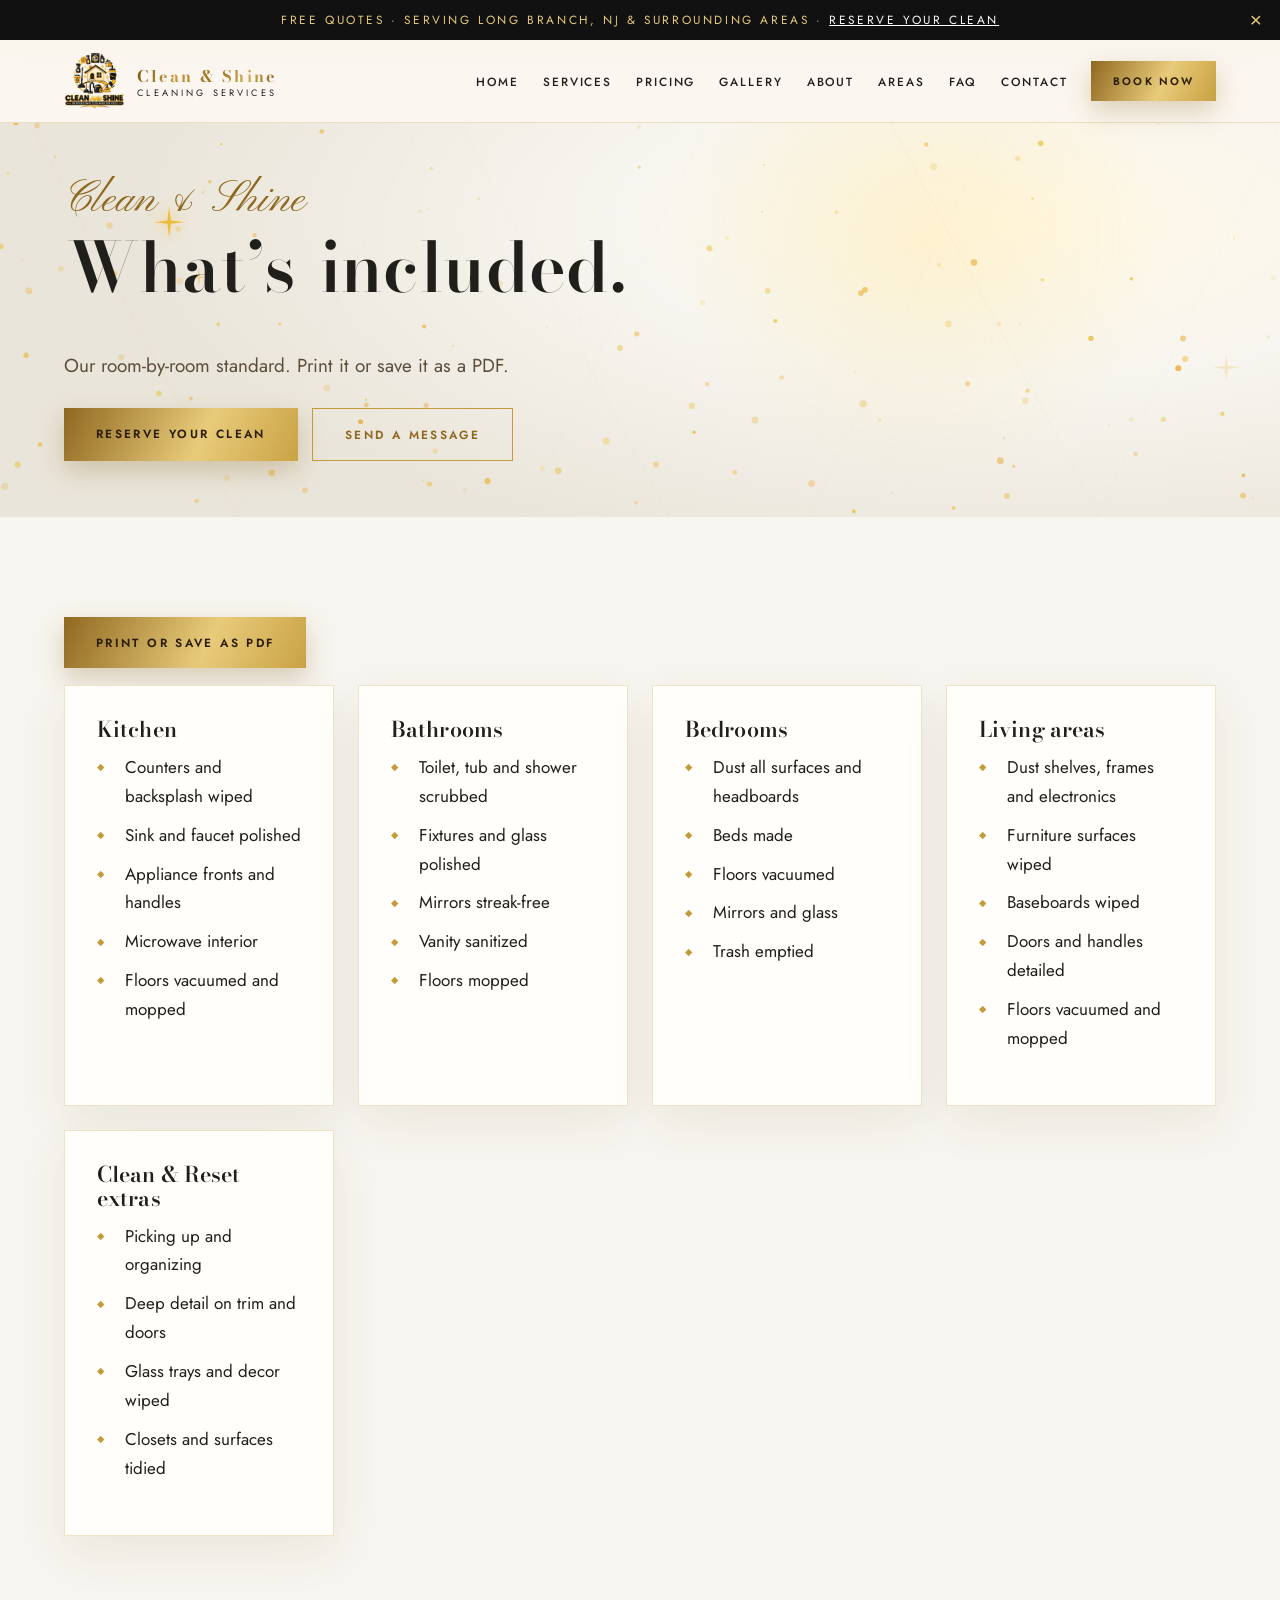
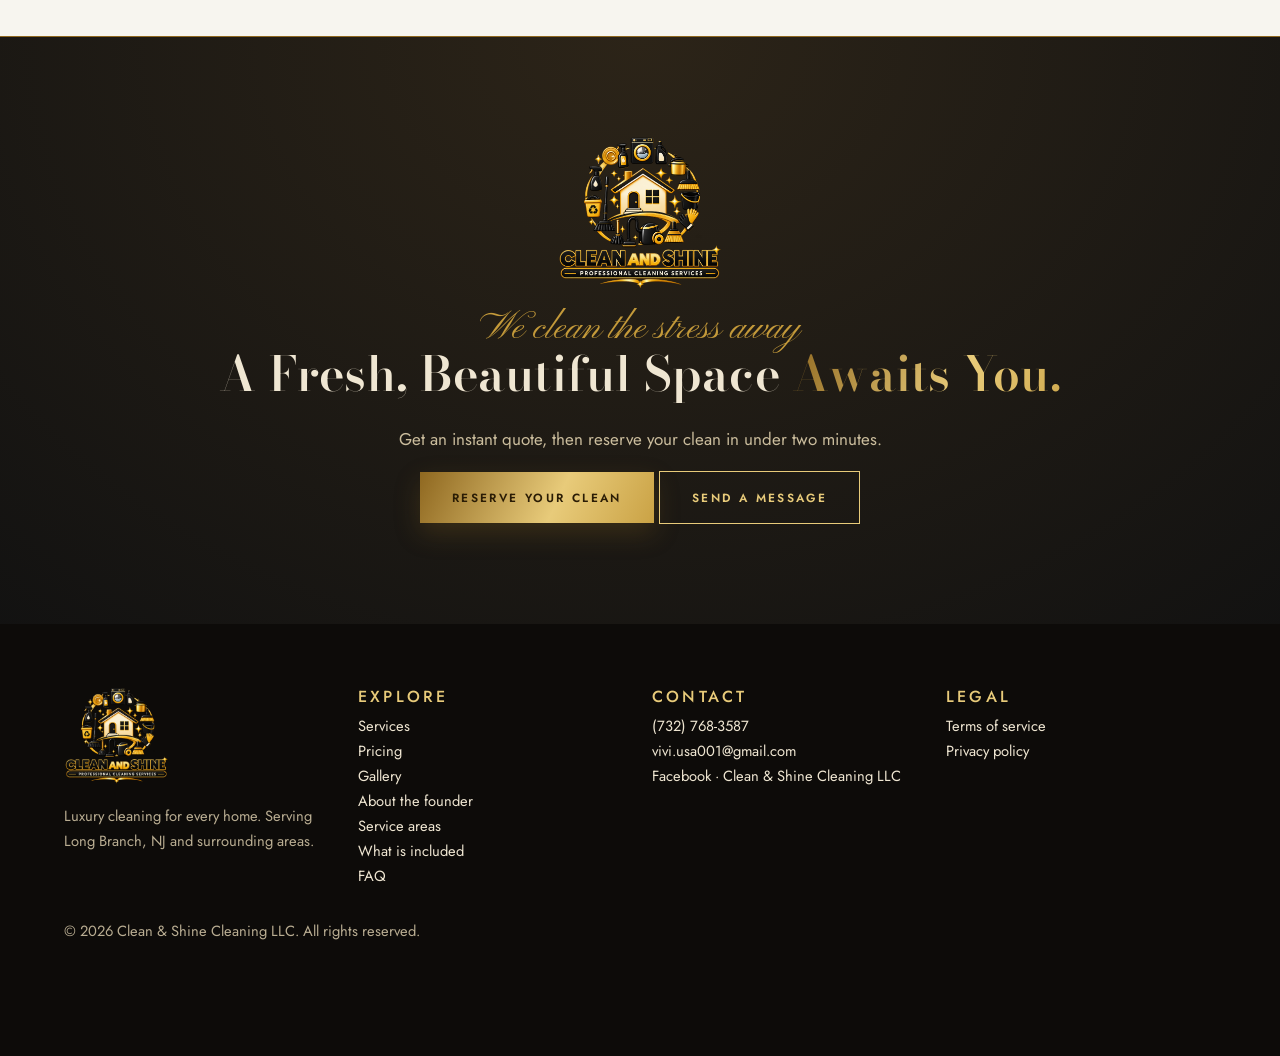
<file: checklist.html>
<!doctype html>
<html lang="en">
  <head>
    <meta charset="utf-8" />
    <meta
      name="viewport"
      content="width=device-width, initial-scale=1, viewport-fit=cover"
    />
    <script>
      try {
        if (
          sessionStorage.getItem("curt") ||
          matchMedia("(prefers-reduced-motion: reduce)")
            .matches
        )
          document.documentElement.classList.add("nocurt");
        else sessionStorage.setItem("curt", "1");
      } catch (e) {}
    </script>
    <title>
      What’s Included | Clean and Shine Cleaning LLC
    </title>
    <meta
      name="description"
      content="Our room-by-room cleaning checklist."
    />
    <meta
      name="theme-color"
      content="#161310"
    />
    <meta
      property="og:title"
      content="What’s Included | Clean and Shine Cleaning LLC"
    />
    <meta
      property="og:image"
      content="images/csbanner.png"
    />
    <link
      rel="icon"
      href="images/vivs.png"
    />
    <link
      rel="preconnect"
      href="https://fonts.googleapis.com"
    />
    <link
      rel="preconnect"
      href="https://fonts.gstatic.com"
      crossorigin
    />
    <link
      href="https://fonts.googleapis.com/css2?family=Bodoni+Moda:ital,wght@0,600;0,700;1,600&family=Jost:wght@400;500;600&family=Pinyon+Script&display=swap"
      rel="stylesheet"
    />
    <link
      rel="stylesheet"
      href="css/style.css"
    />
    <script type="application/ld+json">
      {
        "@context": "https://schema.org",
        "@type": "HouseCleaningService",
        "name": "Clean and Shine Cleaning LLC",
        "telephone": "+17327683587",
        "email": "vivi.usa001@gmail.com",
        "slogan": "We Clean the Stress Away",
        "address": {
          "@type": "PostalAddress",
          "addressLocality": "New Jersey",
          "addressRegion": "Long Branch",
          "addressCountry": "US"
        },
        "areaServed": [
          "Long Branch"
          "Asbury Park"
          "Red Bank"
          "Eatontown"
          "Ocean Township"
          "Freehold"
          "Toms River"
          "Lakewood"
          "New Brunswick"
          "Perth Amboy"
          "and nearby"
        ]
      }
    </script>
  </head>
  <body>
    <a
      class="skip"
      href="#main"
      >Skip to content</a
    >
    <div class="promo">
      Free quotes · Serving Long Branch, NJ &amp;
      surrounding areas ·
      <a href="book.html#form">Reserve your clean</a
      ><button aria-label="Close banner">×</button>
    </div>
    <header class="top">
      <div class="wrap">
        <a
          class="logo"
          href="index.html"
          ><img
            src="images/vivs.png"
            alt=""
            width="144"
            height="47"
          /><span
            ><b>Clean &amp; Shine </b
            ><small>Cleaning Services</small></span
          ></a
        >
        <button
          class="burger"
          aria-label="Menu"
          aria-expanded="false"
        >
          Menu
        </button>
        <nav
          id="nav"
          aria-label="Main"
        >
          <a href="index.html">Home</a
          ><a href="services.html">Services</a
          ><a href="pricing.html">Pricing</a
          ><a href="gallery.html">Gallery</a
          ><a href="about.html">About</a
          ><a href="areas.html">Areas</a
          ><a href="faq.html">FAQ</a
          ><a href="contact.html">Contact</a
          ><a
            class="btn sm"
            href="book.html#form"
            style="margin-left: 10px"
            >Book now</a
          >
        </nav>
      </div>
    </header>
    <main id="main">
      <section class="hero short">
        <canvas
          id="fx"
          aria-hidden="true"
        ></canvas>
        <div class="spot"></div>
        <div class="sweep"></div>
        <div
          class="curtain"
          aria-hidden="true"
        >
          <i class="cl"></i><i class="cr"></i
          ><img
            src="images/vivs.png"
            alt=""
          />
        </div>
        <div class="wrap">
          <div>
            <span
              class="heroscript in"
              style="--d: 0.6s"
              >Clean &amp; Shine</span
            >
            <h1 data-split>What’s included.</h1>
            <p
              class="in lead"
              style="--d: 1.5s"
            >
              Our room-by-room standard. Print it or save it
              as a PDF.
            </p>
            <div
              class="in"
              style="
                --d: 1.7s;
                display: flex;
                gap: 14px;
                flex-wrap: wrap;
                margin-top: 26px;
              "
            >
              <a
                class="btn"
                href="book.html#form"
                >Reserve your clean</a
              ><a
                class="btn ghost"
                href="https://wa.me/17327683587"
                >Send a message</a
              >
            </div>
          </div>
        </div>
      </section>
      <section class="sec">
        <div class="wrap">
          <p class="noprint">
            <button
              class="btn"
              data-print
            >
              Print or save as PDF
            </button>
          </p>
          <div class="grid">
            <div class="card rv">
              <h3>Kitchen</h3>
              <ul class="tick">
                <li>Counters and backsplash wiped</li>
                <li>Sink and faucet polished</li>
                <li>Appliance fronts and handles</li>
                <li>Microwave interior</li>
                <li>Floors vacuumed and mopped</li>
              </ul>
            </div>
            <div class="card rv">
              <h3>Bathrooms</h3>
              <ul class="tick">
                <li>Toilet, tub and shower scrubbed</li>
                <li>Fixtures and glass polished</li>
                <li>Mirrors streak-free</li>
                <li>Vanity sanitized</li>
                <li>Floors mopped</li>
              </ul>
            </div>
            <div class="card rv">
              <h3>Bedrooms</h3>
              <ul class="tick">
                <li>Dust all surfaces and headboards</li>
                <li>Beds made</li>
                <li>Floors vacuumed</li>
                <li>Mirrors and glass</li>
                <li>Trash emptied</li>
              </ul>
            </div>
            <div class="card rv">
              <h3>Living areas</h3>
              <ul class="tick">
                <li>
                  Dust shelves, frames and electronics
                </li>
                <li>Furniture surfaces wiped</li>
                <li>Baseboards wiped</li>
                <li>Doors and handles detailed</li>
                <li>Floors vacuumed and mopped</li>
              </ul>
            </div>
            <div class="card rv">
              <h3>Clean & Reset extras</h3>
              <ul class="tick">
                <li>Picking up and organizing</li>
                <li>Deep detail on trim and doors</li>
                <li>Glass trays and decor wiped</li>
                <li>Closets and surfaces tidied</li>
              </ul>
            </div>
          </div>
        </div>
      </section>
    </main>
    <section class="band">
      <div class="wrap">
        <img
          class="bm"
          src="images/vivs.png"
          alt=""
        /><span
          class="script"
          style="display: block; font-size: 2.4rem"
          >We clean the stress away</span
        >
        <h2>
          A Fresh, Beautiful Space
          <span class="gold">Awaits You.</span>
        </h2>
        <p>
          Get an instant quote, then reserve your clean in
          under two minutes.
        </p>
        <a
          class="btn"
          href="book.html#form"
          >Reserve your clean</a
        >
        <a
          class="btn ghost"
          href="https://wa.me/17327683587"
          >Send a message</a
        >
      </div>
    </section>
    <footer>
      <div class="wrap grid">
        <div>
          <img
            src="images/vivs.png"
            alt="Clean and Shine Cleaning LLC logo"
          />
          <p>
            Luxury cleaning for every home. Serving Long
            Branch, NJ and surrounding areas.
          </p>
        </div>
        <div>
          <h3>Explore</h3>
          <a href="services.html">Services</a><br /><a
            href="pricing.html"
            >Pricing</a
          ><br /><a href="gallery.html">Gallery</a><br /><a
            href="about.html"
            >About the founder</a
          ><br /><a href="areas.html">Service areas</a
          ><br /><a href="checklist.html"
            >What is included</a
          ><br /><a href="faq.html">FAQ</a>
        </div>
        <div>
          <h3>Contact</h3>
          <a href="tel:+17327683587">(732) 768-3587</a
          ><br /><a href="mailto:vivi.usa001@gmail.com"
            >vivi.usa001@gmail.com</a
          ><br /><a
            href="https://facebook.com/vivianealvess"
            rel="noopener"
            >Facebook · Clean &amp; Shine Cleaning LLC</a
          >
        </div>
        <div>
          <h3>Legal</h3>
          <a href="terms.html">Terms of service</a><br /><a
            href="privacy.html"
            >Privacy policy</a
          >
        </div>
      </div>
      <div
        class="wrap"
        style="margin-top: 30px"
      >
        © <span data-year></span> Clean &amp; Shine Cleaning
        LLC. All rights reserved.
      </div>
    </footer>
    <div class="sticky">
      <a
        class="btn ghost"
        href="https://wa.me/17327683587"
        >Message</a
      ><a
        class="btn"
        href="book.html#form"
        >Book now</a
      >
    </div>
    <div
      class="modal"
      id="pop"
      role="dialog"
      aria-modal="true"
      aria-label="Free quote"
    >
      <div class="card">
        <button
          class="x"
          aria-label="Close"
        >
          ×</button
        ><span class="script">Before you go</span>
        <h3>See your price in ten seconds.</h3>
        <p>No account and no obligation.</p>
        <a
          class="btn"
          href="index.html#quote"
          >Get my price</a
        >
        <button
          class="btn ghost sm"
          data-close
        >
          No thanks
        </button>
      </div>
    </div>
    <script src="js/script.js"></script>
  </body>
</html>
</file>
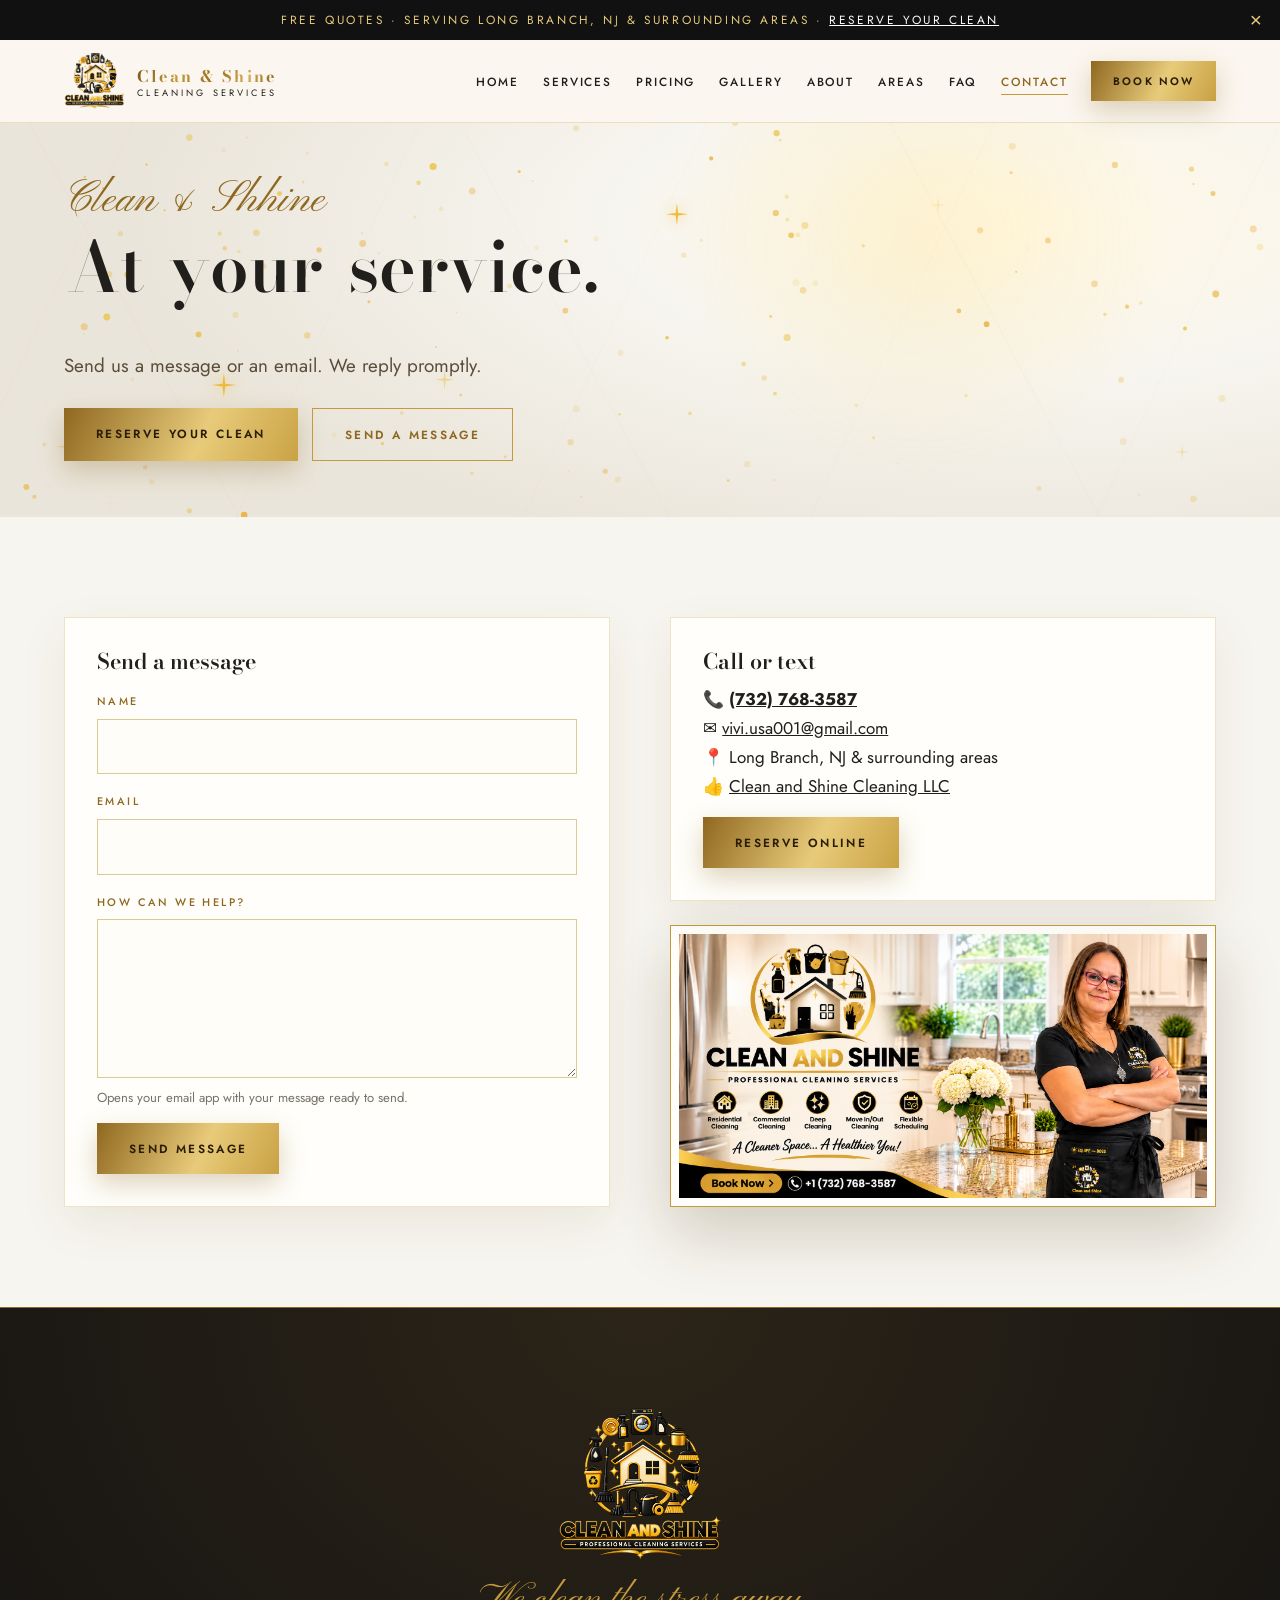
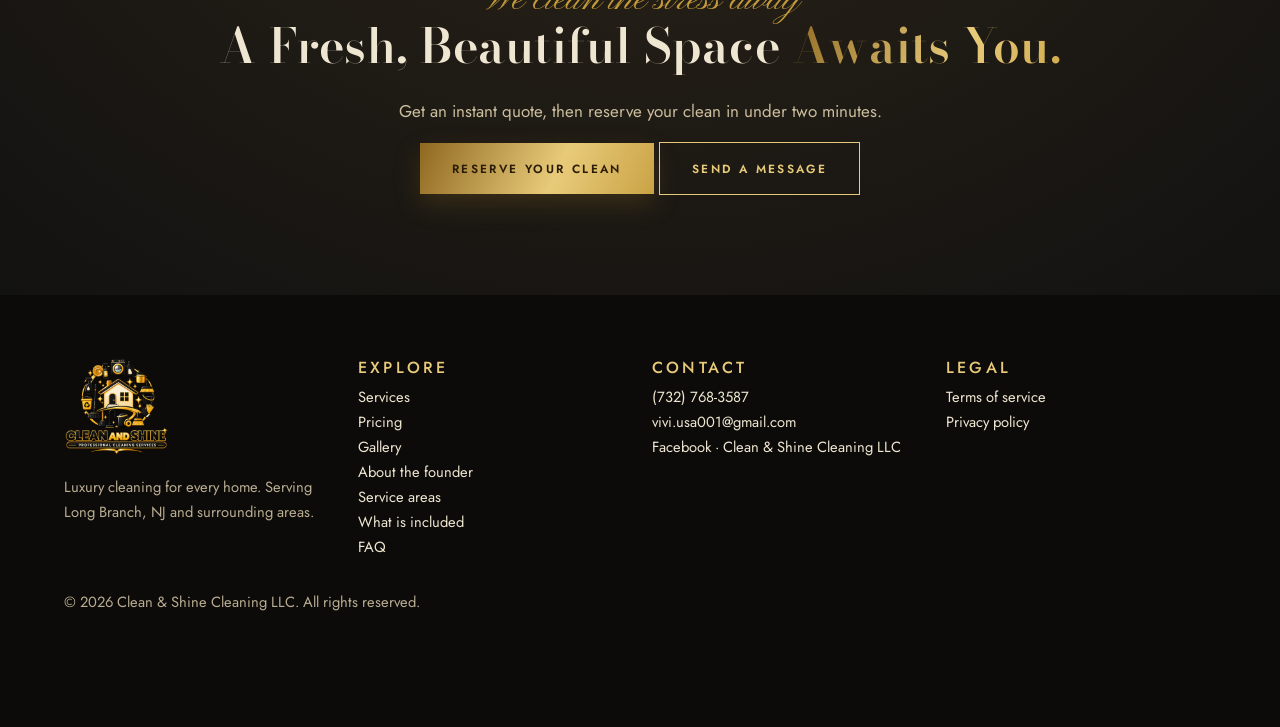
<file: contact.html>
<!doctype html>
<html lang="en">
  <head>
    <meta charset="utf-8" />
    <meta
      name="viewport"
      content="width=device-width, initial-scale=1, viewport-fit=cover"
    />
    <script>
      try {
        if (
          sessionStorage.getItem("curt") ||
          matchMedia("(prefers-reduced-motion: reduce)")
            .matches
        )
          document.documentElement.classList.add("nocurt");
        else sessionStorage.setItem("curt", "1");
      } catch (e) {}
    </script>
    <title>Contact | Clean and Shine Cleaning LLC</title>
    <meta
      name="description"
      content="Call or text, email or message Clean and Shine Cleaning LLC."
    />
    <meta
      name="theme-color"
      content="#161310"
    />
    <meta
      property="og:title"
      content="Contact | Clean and Shine Cleaning LLC"
    />
    <meta
      property="og:image"
      content="images/csbanner.png"
    />
    <link
      rel="icon"
      href="images/vivs.png"
    />
    <link
      rel="preconnect"
      href="https://fonts.googleapis.com"
    />
    <link
      rel="preconnect"
      href="https://fonts.gstatic.com"
      crossorigin
    />
    <link
      href="https://fonts.googleapis.com/css2?family=Bodoni+Moda:ital,wght@0,600;0,700;1,600&family=Jost:wght@400;500;600&family=Pinyon+Script&display=swap"
      rel="stylesheet"
    />
    <link
      rel="stylesheet"
      href="css/style.css"
    />
    <script type="application/ld+json">
      {
        "@context": "https://schema.org",
        "@type": "HouseCleaningService",
        "name": "Clean and Shine Cleaning LLC",
        "telephone": "+17327683587",
        "email": "vivi.usa001@gmail.com",
        "slogan": "We Clean the Stress Away",
        "address": {
          "@type": "PostalAddress",
          "addressLocality": "New Jersey",
          "addressRegion": "Long Branch",
          "addressCountry": "US"
        },
        "areaServed": [
          "Long Branch"
          "Asbury Park"
          "Red Bank"
          "Eatontown"
          "Ocean Township"
          "Freehold"
          "Toms River"
          "Lakewood"
          "New Brunswick"
          "Perth Amboy"
          "and nearby"
        ]
      }
    </script>
  </head>
  <body>
    <a
      class="skip"
      href="#main"
      >Skip to content</a
    >
    <div class="promo">
      Free quotes · Serving Long Branch, NJ &amp;
      surrounding areas ·
      <a href="book.html#form">Reserve your clean</a
      ><button aria-label="Close banner">×</button>
    </div>
    <header class="top">
      <div class="wrap">
        <a
          class="logo"
          href="index.html"
          ><img
            src="images/vivs.png"
            alt=""
            width="144"
            height="47"
          /><span
            ><b>Clean &amp; Shine</b
            ><small>Cleaning Services</small></span
          ></a
        >
        <button
          class="burger"
          aria-label="Menu"
          aria-expanded="false"
        >
          Menu
        </button>
        <nav
          id="nav"
          aria-label="Main"
        >
          <a href="index.html">Home</a
          ><a href="services.html">Services</a
          ><a href="pricing.html">Pricing</a
          ><a href="gallery.html">Gallery</a
          ><a href="about.html">About</a
          ><a href="areas.html">Areas</a
          ><a href="faq.html">FAQ</a
          ><a
            href="contact.html"
            class="on"
            >Contact</a
          ><a
            class="btn sm"
            href="book.html#form"
            style="margin-left: 10px"
            >Book now</a
          >
        </nav>
      </div>
    </header>
    <main id="main">
      <section class="hero short">
        <canvas
          id="fx"
          aria-hidden="true"
        ></canvas>
        <div class="spot"></div>
        <div class="sweep"></div>
        <div
          class="curtain"
          aria-hidden="true"
        >
          <i class="cl"></i><i class="cr"></i
          ><img
            src="images/vivs.png"
            alt=""
          />
        </div>
        <div class="wrap">
          <div>
            <span
              class="heroscript in"
              style="--d: 0.6s"
              >Clean &amp; Shhine</span
            >
            <h1 data-split>At your service.</h1>
            <p
              class="in lead"
              style="--d: 1.5s"
            >
              Send us a message or an email. We reply
              promptly.
            </p>
            <div
              class="in"
              style="
                --d: 1.7s;
                display: flex;
                gap: 14px;
                flex-wrap: wrap;
                margin-top: 26px;
              "
            >
              <a
                class="btn"
                href="book.html#form"
                >Reserve your clean</a
              ><a
                class="btn ghost"
                href="https://wa.me/17327683587"
                >Send a message</a
              >
            </div>
          </div>
        </div>
      </section>
      <section class="sec">
        <div
          class="wrap two"
          style="align-items: start"
        >
          <form
            class="card"
            id="cform"
          >
            <h3>Send a message</h3>
            <label for="c-n">Name</label
            ><input
              id="c-n"
              required
              autocomplete="name"
            /><label for="c-e">Email</label
            ><input
              id="c-e"
              type="email"
              required
              autocomplete="email"
            /><label for="c-m">How can we help?</label
            ><textarea
              id="c-m"
              rows="5"
              required
            ></textarea>
            <p class="note">
              Opens your email app with your message ready
              to send.
            </p>
            <button
              class="btn"
              type="submit"
            >
              Send message
            </button>
          </form>
          <div>
            <div class="card">
              <h3>Call or text</h3>
              <p>
                📞
                <a href="tel:+17327683587"
                  ><b>(732) 768-3587</b></a
                ><br />✉️
                <a href="mailto:vivi.usa001@gmail.com"
                  >vivi.usa001@gmail.com</a
                ><br />📍 Long Branch, NJ &amp; surrounding
                areas<br />👍
                <a
                  href="https://facebook.com/vivianealvess"
                  rel="noopener"
                  >Clean and Shine Cleaning LLC</a
                >
              </p>
              <a
                class="btn"
                href="book.html#form"
                >Reserve online</a
              >
            </div>
            <img
              class="photo rv"
              src="images/csbanner.png"
              alt="Clean and Shine Cleaning banner: call or text 732-768-3587, serving New Jersey and surrounding areas"
              loading="lazy"
              style="margin-top: 24px"
            />
          </div>
        </div>
      </section>
    </main>
    <section class="band">
      <div class="wrap">
        <img
          class="bm"
          src="images/vivs.png"
          alt=""
        /><span
          class="script"
          style="display: block; font-size: 2.4rem"
          >We clean the stress away</span
        >
        <h2>
          A Fresh, Beautiful Space
          <span class="gold">Awaits You.</span>
        </h2>
        <p>
          Get an instant quote, then reserve your clean in
          under two minutes.
        </p>
        <a
          class="btn"
          href="book.html#form"
          >Reserve your clean</a
        >
        <a
          class="btn ghost"
          href="https://wa.me/17327683587"
          >Send a message</a
        >
      </div>
    </section>
    <footer>
      <div class="wrap grid">
        <div>
          <img
            src="images/vivs.png"
            alt="Clean and Shine Cleaning LLC logo"
          />
          <p>
            Luxury cleaning for every home. Serving Long
            Branch, NJ and surrounding areas.
          </p>
        </div>
        <div>
          <h3>Explore</h3>
          <a href="services.html">Services</a><br /><a
            href="pricing.html"
            >Pricing</a
          ><br /><a href="gallery.html">Gallery</a><br /><a
            href="about.html"
            >About the founder</a
          ><br /><a href="areas.html">Service areas</a
          ><br /><a href="checklist.html"
            >What is included</a
          ><br /><a href="faq.html">FAQ</a>
        </div>
        <div>
          <h3>Contact</h3>
          <a href="tel:+17327683587">(732) 768-3587</a
          ><br /><a href="mailto:vivi.usa001@gmail.com"
            >vivi.usa001@gmail.com</a
          ><br /><a
            href="https://facebook.com/vivianealvess"
            rel="noopener"
            >Facebook · Clean &amp; Shine Cleaning LLC</a
          >
        </div>
        <div>
          <h3>Legal</h3>
          <a href="terms.html">Terms of service</a><br /><a
            href="privacy.html"
            >Privacy policy</a
          >
        </div>
      </div>
      <div
        class="wrap"
        style="margin-top: 30px"
      >
        © <span data-year></span> Clean &amp; Shine Cleaning
        LLC. All rights reserved.
      </div>
    </footer>
    <div class="sticky">
      <a
        class="btn ghost"
        href="https://wa.me/17327683587"
        >Message</a
      ><a
        class="btn"
        href="book.html#form"
        >Book now</a
      >
    </div>
    <div
      class="modal"
      id="pop"
      role="dialog"
      aria-modal="true"
      aria-label="Free quote"
    >
      <div class="card">
        <button
          class="x"
          aria-label="Close"
        >
          ×</button
        ><span class="script">Before you go</span>
        <h3>See your price in ten seconds.</h3>
        <p>No account and no obligation.</p>
        <a
          class="btn"
          href="index.html#quote"
          >Get my price</a
        >
        <button
          class="btn ghost sm"
          data-close
        >
          No thanks
        </button>
      </div>
    </div>
    <script src="js/script.js"></script>
  </body>
</html>
</file>
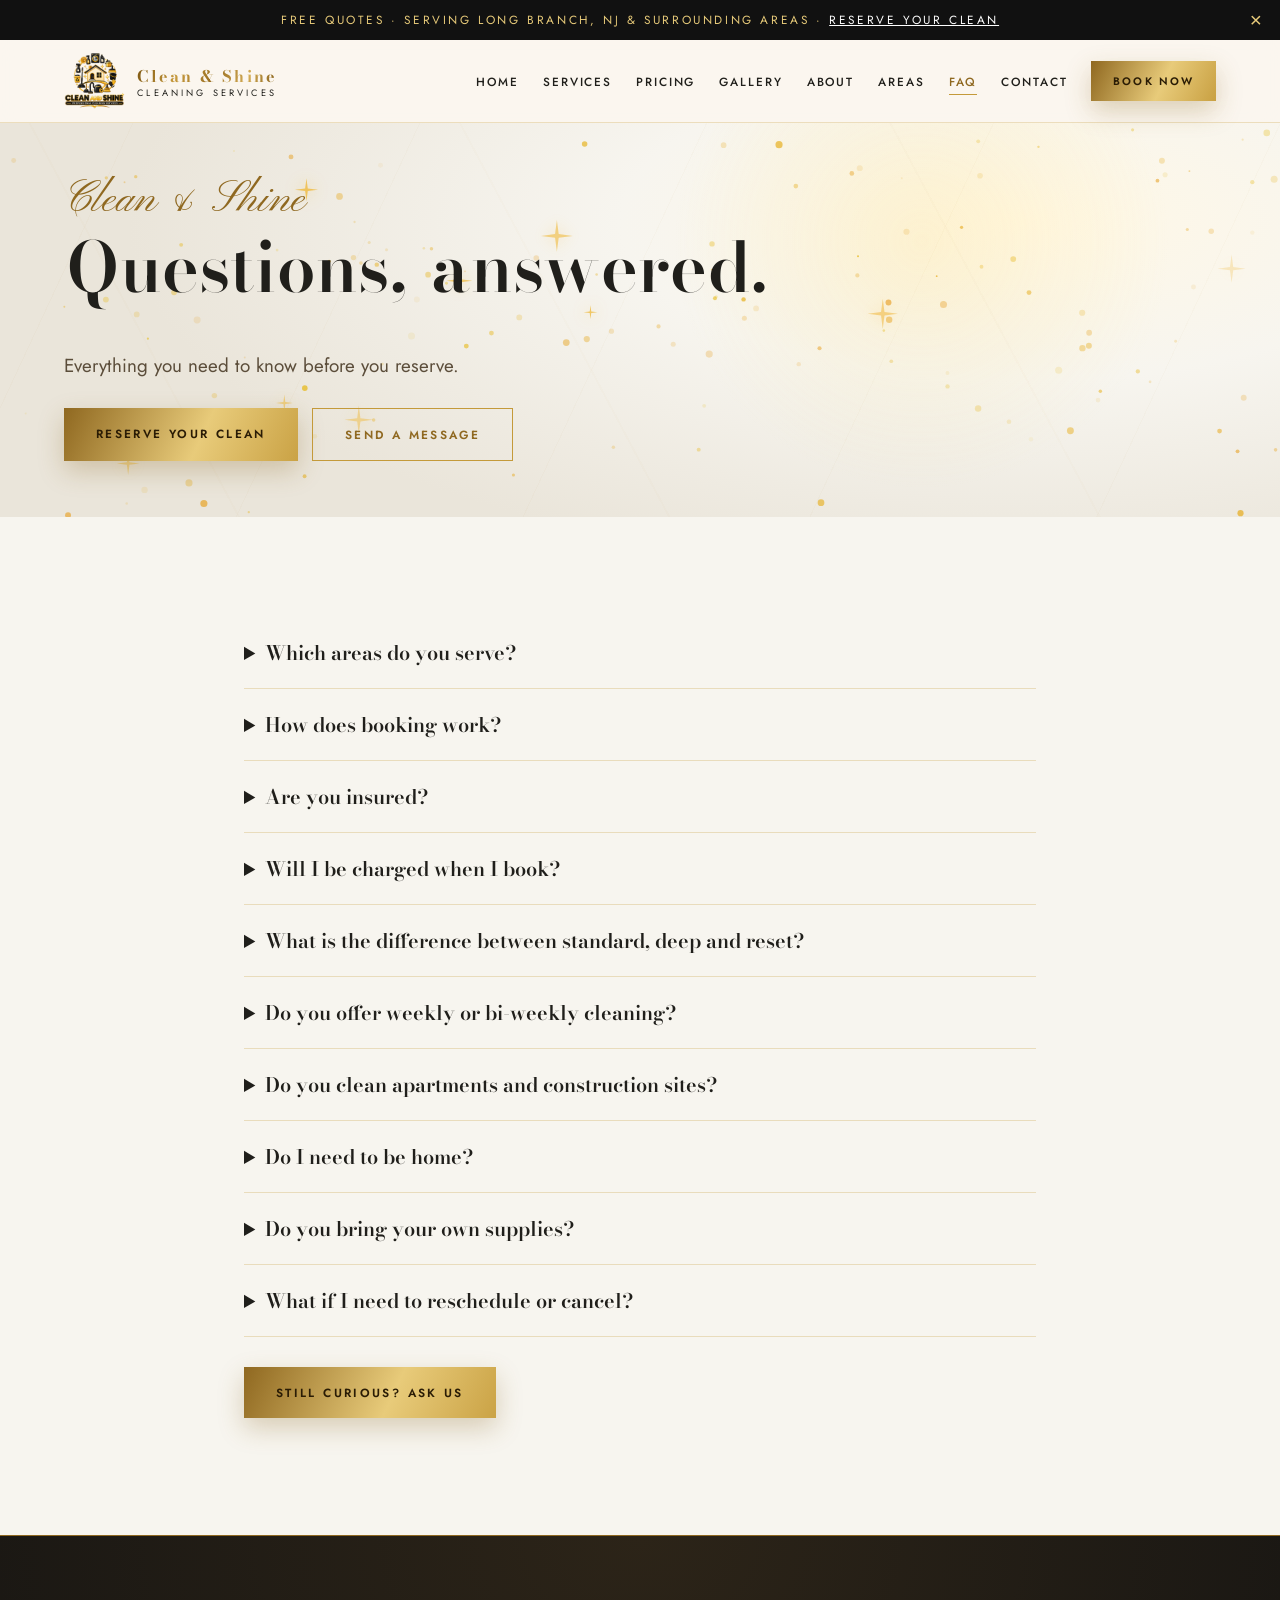
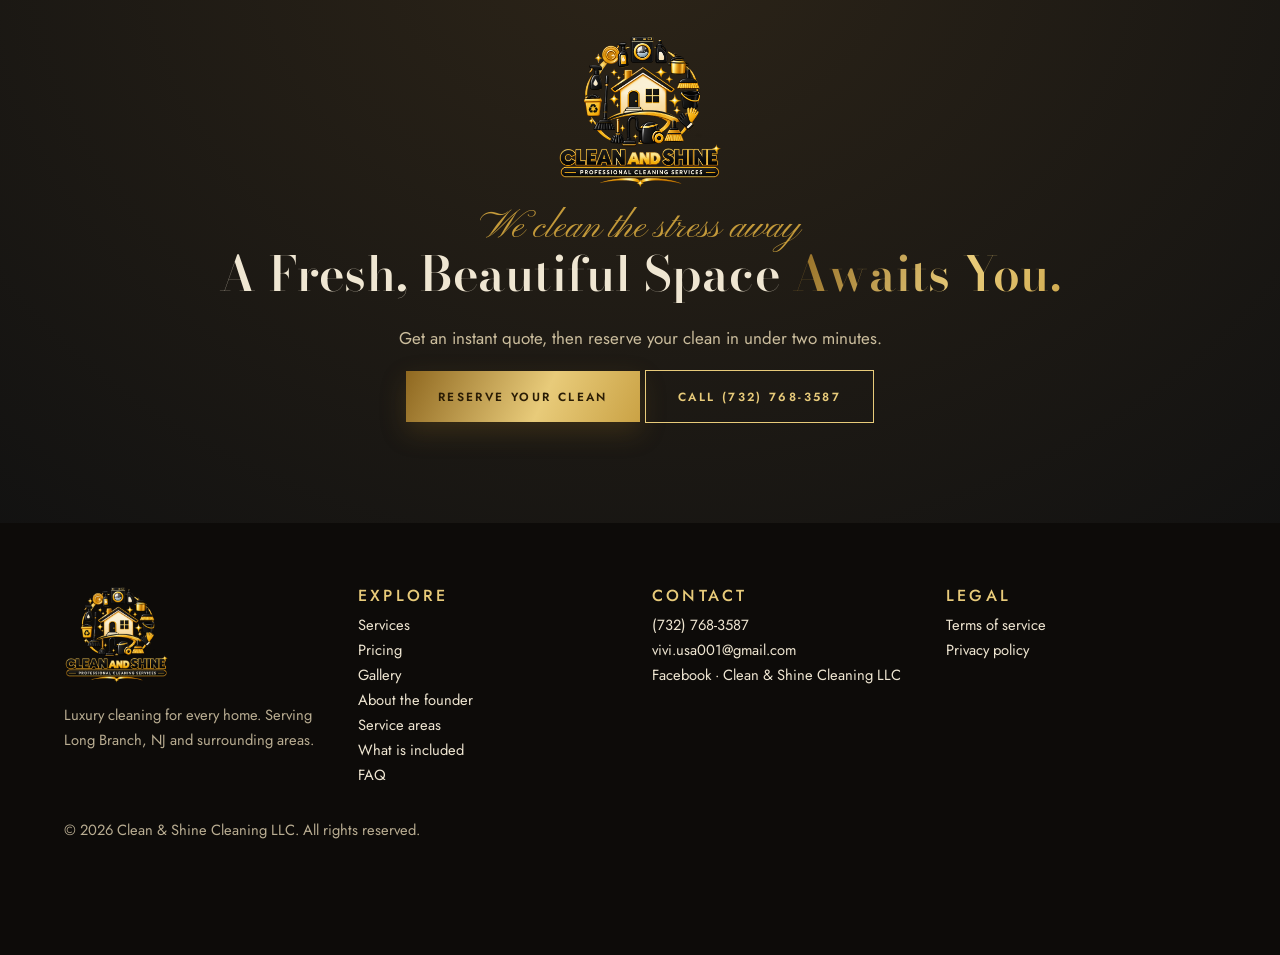
<file: faq.html>
<!doctype html>
<html lang="en">
  <head>
    <meta charset="utf-8" />
    <meta
      name="viewport"
      content="width=device-width, initial-scale=1, viewport-fit=cover"
    />
    <script>
      try {
        if (
          sessionStorage.getItem("curt") ||
          matchMedia("(prefers-reduced-motion: reduce)")
            .matches
        )
          document.documentElement.classList.add("nocurt");
        else sessionStorage.setItem("curt", "1");
      } catch (e) {}
    </script>
    <title>FAQ | Clean and Shine Cleaning LLC</title>
    <meta
      name="description"
      content="Answers about pricing, booking and what to expect."
    />
    <meta
      name="theme-color"
      content="#161310"
    />
    <meta
      property="og:title"
      content="FAQ | Clean and Shine Cleaning LLC"
    />
    <meta
      property="og:image"
      content="images/csbanner.png"
    />
    <link
      rel="icon"
      href="images/vivs.png"
    />
    <link
      rel="preconnect"
      href="https://fonts.googleapis.com"
    />
    <link
      rel="preconnect"
      href="https://fonts.gstatic.com"
      crossorigin
    />
    <link
      href="https://fonts.googleapis.com/css2?family=Bodoni+Moda:ital,wght@0,600;0,700;1,600&family=Jost:wght@400;500;600&family=Pinyon+Script&display=swap"
      rel="stylesheet"
    />
    <link
      rel="stylesheet"
      href="css/style.css"
    />
    <script type="application/ld+json">
      {
        "@context": "https://schema.org",
        "@type": "HouseCleaningService",
        "name": "Clean and Shine Cleaning LLC",
        "telephone": "+17327683587",
        "email": "vivi.usa001@gmail.com",
        "slogan": "We Clean the Stress Away",
        "address": {
          "@type": "PostalAddress",
          "addressLocality": "New Jersey",
          "addressRegion": "Long Branch",
          "addressCountry": "US"
        },
        "areaServed": [
          "Long Branch"
          "Asbury Park"
          "Red Bank"
          "Eatontown"
          "Ocean Township"
          "Freehold"
          "Toms River"
          "Lakewood"
          "New Brunswick"
          "Perth Amboy"
          "and nearby"
        ]
      }
    </script>
  </head>
  <body>
    <a
      class="skip"
      href="#main"
      >Skip to content</a
    >
    <div class="promo">
      Free quotes · Serving Long Branch, NJ &amp;
      surrounding areas ·
      <a href="book.html#form">Reserve your clean</a
      ><button aria-label="Close banner">×</button>
    </div>
    <header class="top">
      <div class="wrap">
        <a
          class="logo"
          href="index.html"
          ><img
            src="images/vivs.png"
            alt=""
            width="144"
            height="47"
          /><span
            ><b>Clean &amp; Shine</b
            ><small>Cleaning Services</small></span
          ></a
        >
        <button
          class="burger"
          aria-label="Menu"
          aria-expanded="false"
        >
          Menu
        </button>
        <nav
          id="nav"
          aria-label="Main"
        >
          <a href="index.html">Home</a
          ><a href="services.html">Services</a
          ><a href="pricing.html">Pricing</a
          ><a href="gallery.html">Gallery</a
          ><a href="about.html">About</a
          ><a href="areas.html">Areas</a
          ><a
            href="faq.html"
            class="on"
            >FAQ</a
          ><a href="contact.html">Contact</a
          ><a
            class="btn sm"
            href="book.html#form"
            style="margin-left: 10px"
            >Book now</a
          >
        </nav>
      </div>
    </header>
    <main id="main">
      <section class="hero short">
        <canvas
          id="fx"
          aria-hidden="true"
        ></canvas>
        <div class="spot"></div>
        <div class="sweep"></div>
        <div
          class="curtain"
          aria-hidden="true"
        >
          <i class="cl"></i><i class="cr"></i
          ><img
            src="images/vivs.png"
            alt=""
          />
        </div>
        <div class="wrap">
          <div>
            <span
              class="heroscript in"
              style="--d: 0.6s"
              >Clean &amp; Shine</span
            >
            <h1 data-split>Questions, answered.</h1>
            <p
              class="in lead"
              style="--d: 1.5s"
            >
              Everything you need to know before you
              reserve.
            </p>
            <div
              class="in"
              style="
                --d: 1.7s;
                display: flex;
                gap: 14px;
                flex-wrap: wrap;
                margin-top: 26px;
              "
            >
              <a
                class="btn"
                href="book.html#form"
                >Reserve your clean</a
              ><a
                class="btn ghost"
                href="https://wa.me/17327683587"
                >Send a message</a
              >
            </div>
          </div>
        </div>
      </section>
      <section class="sec">
        <div
          class="wrap"
          style="max-width: 840px"
        >
          <details>
            <summary>Which areas do you serve?</summary>
            <p>
              Long Branch, NJ and surrounding areas,
              including Long Branch, Asbury Park, Red Bank,
              Eatontown, Ocean Township, Freehold, Toms
              River, Lakewood, New Brunswick, Perth Amboy,
              and nearby. Text us if you are unsure.
            </p>
          </details>
          <details>
            <summary>How does booking work?</summary>
            <p>
              Build your quote, choose a date and send your
              request. You receive an emailed invoice and
              our team receives your cleaning request, then
              we confirm your appointment.
            </p>
          </details>
          <details>
            <summary>Are you insured?</summary>
            <p>
              Yes. Clean and Shine Cleaning is trusted and
              insured.
            </p>
          </details>
          <details>
            <summary>
              Will I be charged when I book?
            </summary>
            <p>
              Reserving sends your request and invoice.
              Payment is collected as described on your
              invoice.
            </p>
          </details>
          <details>
            <summary>
              What is the difference between standard, deep
              and reset?
            </summary>
            <p>
              Standard keeps a clean home maintained. Deep
              cleaning goes further on buildup and detail
              areas. A Clean & Reset service leaves your
              home cleaned, organized and stress free.
            </p>
          </details>
          <details>
            <summary>
              Do you offer weekly or bi-weekly cleaning?
            </summary>
            <p>
              Yes. Maintenance clients save on standard
              cleaning with weekly, bi-weekly or monthly
              visits.
            </p>
          </details>
          <details>
            <summary>
              Do you clean apartments and construction
              sites?
            </summary>
            <p>
              Yes. We offer apartment cleaning and
              remodeling or construction cleanups.
              Construction jobs are quoted after a
              walk-through.
            </p>
          </details>
          <details>
            <summary>Do I need to be home?</summary>
            <p>
              No. Share access instructions on the booking
              form and we will confirm them with you.
            </p>
          </details>
          <details>
            <summary>
              Do you bring your own supplies?
            </summary>
            <p>
              Yes. We arrive with our own products, tools
              and a color-coded system for each area.
            </p>
          </details>
          <details>
            <summary>
              What if I need to reschedule or cancel?
            </summary>
            <p>
              Please contact us as early as possible. See
              the terms for details.
            </p>
          </details>
          <p style="margin-top: 30px">
            <a
              class="btn"
              href="contact.html"
              >Still curious? Ask us</a
            >
          </p>
        </div>
      </section>
    </main>
    <section class="band">
      <div class="wrap">
        <img
          class="bm"
          src="images/vivs.png"
          alt=""
        /><span
          class="script"
          style="display: block; font-size: 2.4rem"
          >We clean the stress away</span
        >
        <h2>
          A Fresh, Beautiful Space
          <span class="gold">Awaits You.</span>
        </h2>
        <p>
          Get an instant quote, then reserve your clean in
          under two minutes.
        </p>
        <a
          class="btn"
          href="book.html#form"
          >Reserve your clean</a
        >
        <a
          class="btn ghost"
          href="tel:+17327683587"
          >Call (732) 768-3587</a
        >
      </div>
    </section>
    <footer>
      <div class="wrap grid">
        <div>
          <img
            src="images/vivs.png"
            alt="Clean and Shine Cleaning LLC logo"
          />
          <p>
            Luxury cleaning for every home. Serving Long
            Branch, NJ and surrounding areas.
          </p>
        </div>
        <div>
          <h3>Explore</h3>
          <a href="services.html">Services</a><br /><a
            href="pricing.html"
            >Pricing</a
          ><br /><a href="gallery.html">Gallery</a><br /><a
            href="about.html"
            >About the founder</a
          ><br /><a href="areas.html">Service areas</a
          ><br /><a href="checklist.html"
            >What is included</a
          ><br /><a href="faq.html">FAQ</a>
        </div>
        <div>
          <h3>Contact</h3>
          <a href="tel:+17327683587">(732) 768-3587</a
          ><br /><a href="mailto:vivi.usa001@gmail.com"
            >vivi.usa001@gmail.com</a
          ><br /><a
            href="https://facebook.com/vivianealvess"
            rel="noopener"
            >Facebook · Clean &amp; Shine Cleaning LLC</a
          >
        </div>
        <div>
          <h3>Legal</h3>
          <a href="terms.html">Terms of service</a><br /><a
            href="privacy.html"
            >Privacy policy</a
          >
        </div>
      </div>
      <div
        class="wrap"
        style="margin-top: 30px"
      >
        © <span data-year></span> Clean &amp; Shine Cleaning
        LLC. All rights reserved.
      </div>
    </footer>
    <div class="sticky">
      <a
        class="btn ghost"
        href="https://wa.me/17327683587"
        >Message</a
      ><a
        class="btn"
        href="book.html#form"
        >Book now</a
      >
    </div>
    <div
      class="modal"
      id="pop"
      role="dialog"
      aria-modal="true"
      aria-label="Free quote"
    >
      <div class="card">
        <button
          class="x"
          aria-label="Close"
        >
          ×</button
        ><span class="script">Before you go</span>
        <h3>See your price in ten seconds.</h3>
        <p>No account and no obligation.</p>
        <a
          class="btn"
          href="index.html#quote"
          >Get my price</a
        >
        <button
          class="btn ghost sm"
          data-close
        >
          No thanks
        </button>
      </div>
    </div>
    <script src="js/script.js"></script>
  </body>
</html>
</file>
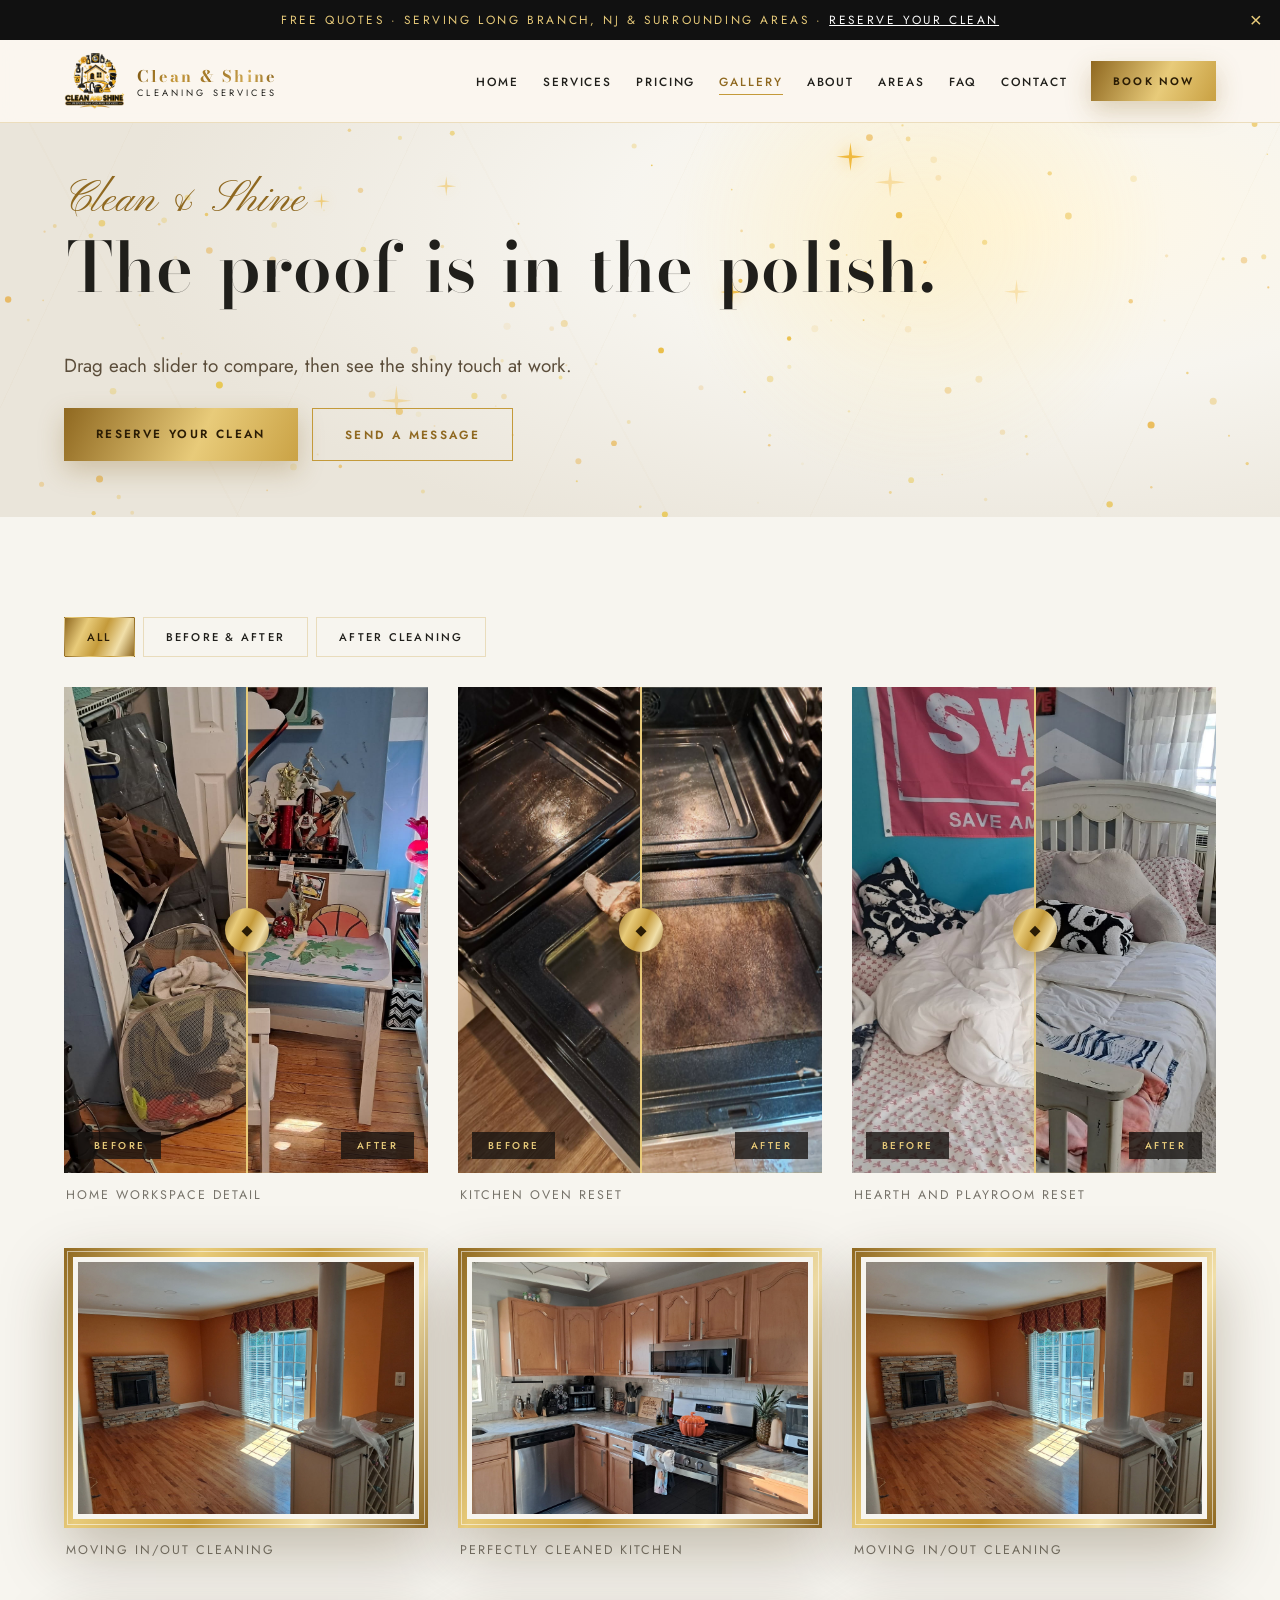
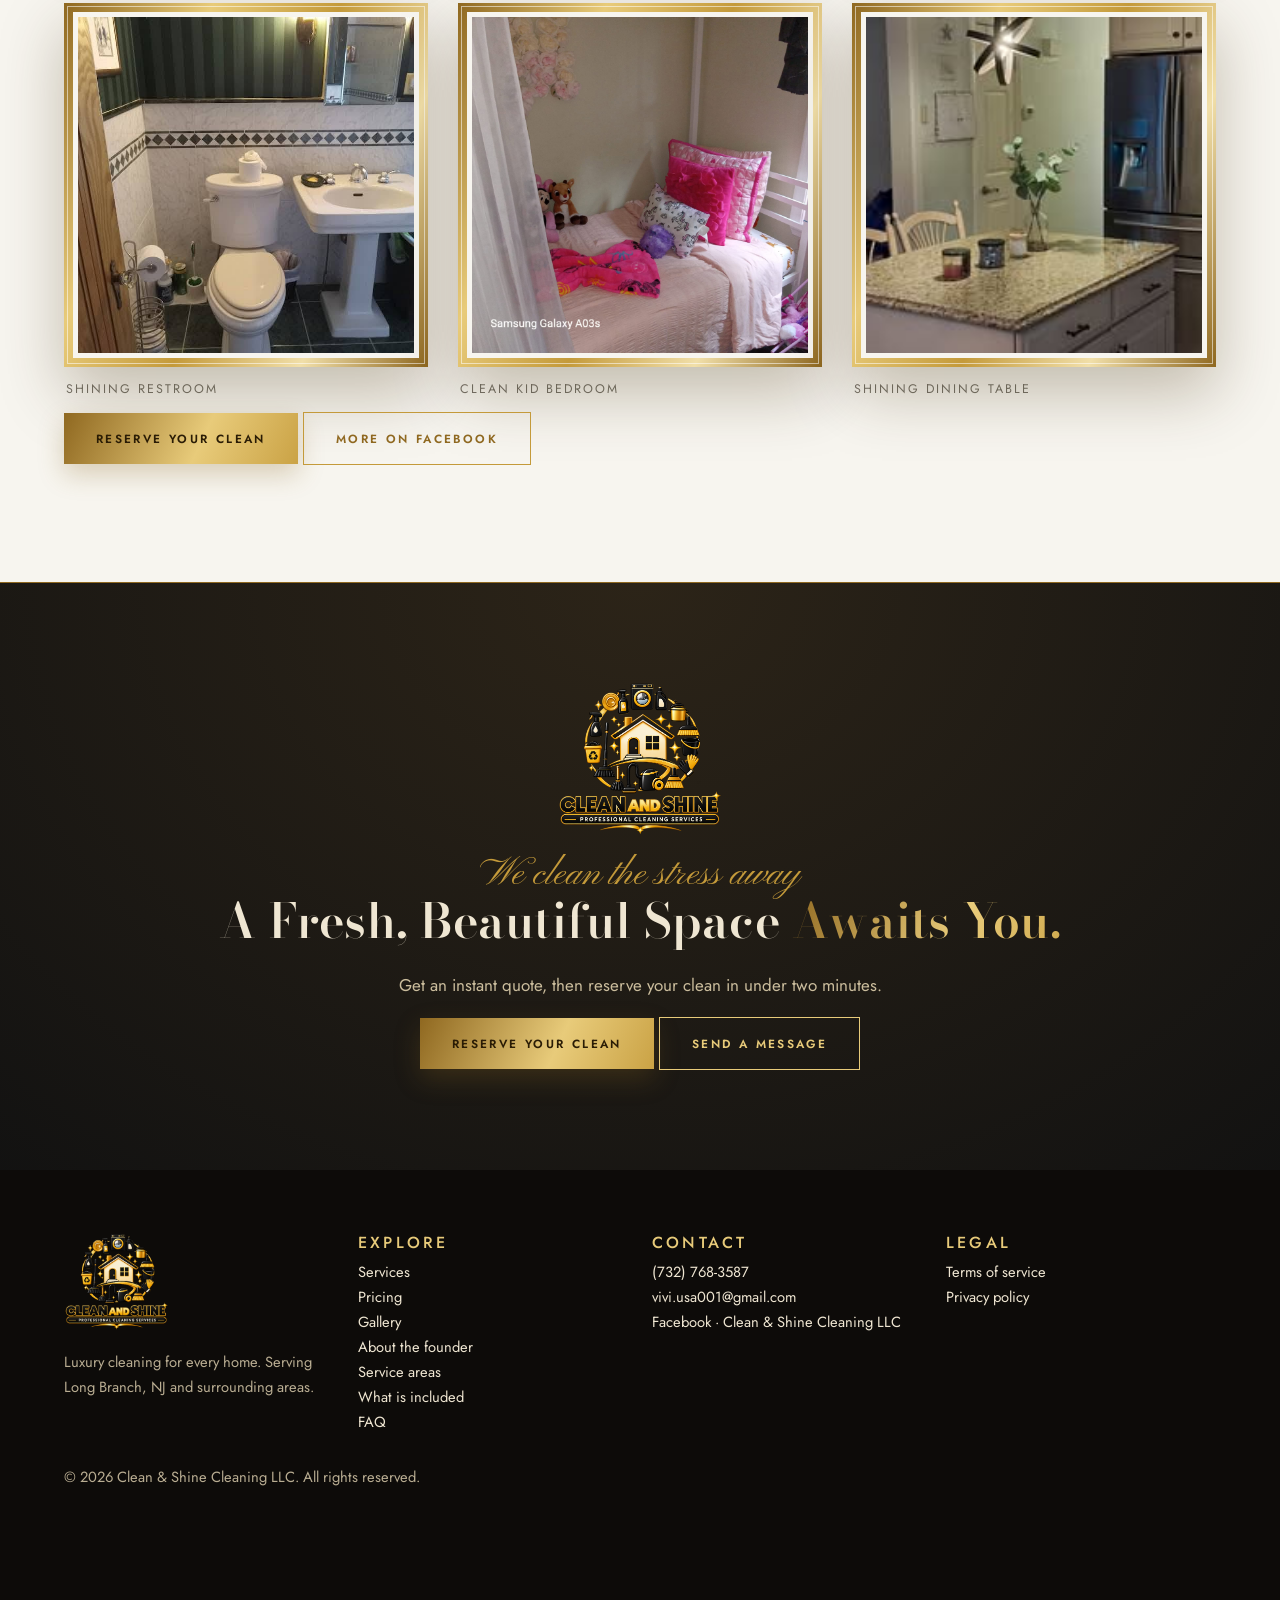
<file: gallery.html>
<!doctype html>
<html lang="en">
  <head>
    <meta charset="utf-8" />
    <meta
      name="viewport"
      content="width=device-width, initial-scale=1, viewport-fit=cover"
    />
    <script>
      try {
        if (
          sessionStorage.getItem("curt") ||
          matchMedia("(prefers-reduced-motion: reduce)")
            .matches
        )
          document.documentElement.classList.add("nocurt");
        else sessionStorage.setItem("curt", "1");
      } catch (e) {}
    </script>
    <title>Gallery | Clean and Shine Cleaning LLC</title>
    <meta
      name="description"
      content="Before and after results and a look at Clean and Shine Cleaning at work."
    />
    <meta
      name="theme-color"
      content="#161310"
    />
    <meta
      property="og:title"
      content="Gallery | Clean and Shine Cleaning LLC"
    />
    <meta
      property="og:image"
      content="images/csbanner.png"
    />
    <link
      rel="icon"
      href="images/vivs.png"
    />
    <link
      rel="preconnect"
      href="https://fonts.googleapis.com"
    />
    <link
      rel="preconnect"
      href="https://fonts.gstatic.com"
      crossorigin
    />
    <link
      href="https://fonts.googleapis.com/css2?family=Bodoni+Moda:ital,wght@0,600;0,700;1,600&family=Jost:wght@400;500;600&family=Pinyon+Script&display=swap"
      rel="stylesheet"
    />
    <link
      rel="stylesheet"
      href="css/style.css"
    />
    <script type="application/ld+json">
      {
        "@context": "https://schema.org",
        "@type": "HouseCleaningService",
        "name": "Clean and Shine Cleaning LLC",
        "telephone": "+17327683587",
        "email": "vivi.usa001@gmail.com",
        "slogan": "We Clean the Stress Away",
        "address": {
          "@type": "PostalAddress",
          "addressLocality": "New Jersey",
          "addressRegion": "Long Branch",
          "addressCountry": "US"
        },
        "areaServed": [
          "Long Branch"
          "Asbury Park"
          "Red Bank"
          "Eatontown"
          "Ocean Township"
          "Freehold"
          "Toms River"
          "Lakewood"
          "New Brunswick"
          "Perth Amboy"
          "and nearby"
        ]
      }
    </script>
  </head>
  <body>
    <a
      class="skip"
      href="#main"
      >Skip to content</a
    >
    <div class="promo">
      Free quotes · Serving Long Branch, NJ &amp;
      surrounding areas ·
      <a href="book.html#form">Reserve your clean</a
      ><button aria-label="Close banner">×</button>
    </div>
    <header class="top">
      <div class="wrap">
        <a
          class="logo"
          href="index.html"
          ><img
            src="images/vivs.png"
            alt=""
            width="144"
            height="47"
          /><span
            ><b>Clean &amp; Shine</b
            ><small>Cleaning Services</small></span
          ></a
        >
        <button
          class="burger"
          aria-label="Menu"
          aria-expanded="false"
        >
          Menu
        </button>
        <nav
          id="nav"
          aria-label="Main"
        >
          <a href="index.html">Home</a
          ><a href="services.html">Services</a
          ><a href="pricing.html">Pricing</a
          ><a
            href="gallery.html"
            class="on"
            >Gallery</a
          ><a href="about.html">About</a
          ><a href="areas.html">Areas</a
          ><a href="faq.html">FAQ</a
          ><a href="contact.html">Contact</a
          ><a
            class="btn sm"
            href="book.html#form"
            style="margin-left: 10px"
            >Book now</a
          >
        </nav>
      </div>
    </header>
    <main id="main">
      <section class="hero short">
        <canvas
          id="fx"
          aria-hidden="true"
        ></canvas>
        <div class="spot"></div>
        <div class="sweep"></div>
        <div
          class="curtain"
          aria-hidden="true"
        >
          <i class="cl"></i><i class="cr"></i
          ><img
            src="images/logo-gold.png"
            alt=""
          />
        </div>
        <div class="wrap">
          <div>
            <span
              class="heroscript in"
              style="--d: 0.6s"
              >Clean &amp; Shine</span
            >
            <h1 data-split>The proof is in the polish.</h1>
            <p
              class="in lead"
              style="--d: 1.5s"
            >
              Drag each slider to compare, then see the
              shiny touch at work.
            </p>
            <div
              class="in"
              style="
                --d: 1.7s;
                display: flex;
                gap: 14px;
                flex-wrap: wrap;
                margin-top: 26px;
              "
            >
              <a
                class="btn"
                href="book.html#form"
                >Reserve your clean</a
              ><a
                class="btn ghost"
                href="https://wa.me/17327683587"
                >Send a message</a
              >
            </div>
          </div>
        </div>
      </section>
      <section class="sec">
        <div class="wrap">
          <div class="filters">
            <button
              class="on"
              data-f="all"
            >
              All</button
            ><button data-f="detail">
              Before &amp; after</button
            ><button data-f="team">After Cleaning</button>
          </div>
          <div class="gal">
            <figure
              class="rv"
              data-c="detail"
            >
              <div
                class="ba"
                style="--p: 50%"
              >
                <div class="b">
                  <img
                    src="images/gallery/b4.jpg"
                    alt="Door and trim detail before cleaning"
                    loading="lazy"
                  />Before<span class="lbl">Before</span>
                </div>
                <div class="a">
                  <img
                    src="images/gallery/b3.jpg"
                    alt="Door and trim detail after cleaning"
                    loading="lazy"
                  />After<span class="lbl">After</span>
                </div>
                <div class="bar"></div>
                <input
                  type="range"
                  min="0"
                  max="100"
                  value="50"
                  aria-label="Drag to compare Door and trim detail before and after"
                />
              </div>
              <figcaption>Home Workspace detail</figcaption>
            </figure>
            <figure
              class="rv"
              data-c="detail"
            >
              <div
                class="ba"
                style="--p: 50%"
              >
                <div class="b">
                  <img
                    src="images/gallery/b1.jpg"
                    alt="Kitchen oven before cleaning"
                    loading="lazy"
                  />Before<span class="lbl">Before</span>
                </div>
                <div class="a">
                  <img
                    src="images/gallery/a1.jpg"
                    alt="Kitchen oven after cleaning"
                    loading="lazy"
                  />After<span class="lbl">After</span>
                </div>
                <div class="bar"></div>
                <input
                  type="range"
                  min="0"
                  max="100"
                  value="50"
                  aria-label="Drag to compare Kitchen oven before and after"
                />
              </div>
              <figcaption>Kitchen oven reset</figcaption>
            </figure>
            <figure
              class="rv"
              data-c="detail"
            >
              <div
                class="ba"
                style="--p: 50%"
              >
                <div class="b">
                  <img
                    src="images/gallery/be1.jpg"
                    alt="Hearth and playroom before cleaning"
                    loading="lazy"
                  />Before<span class="lbl">Before</span>
                </div>
                <div class="a">
                  <img
                    src="images/gallery/a4.jpg"
                    alt="Hearth and playroom after cleaning"
                    loading="lazy"
                  />After<span class="lbl">After</span>
                </div>
                <div class="bar"></div>
                <input
                  type="range"
                  min="0"
                  max="100"
                  value="50"
                  aria-label="Drag to compare Hearth and playroom reset before and after"
                />
              </div>
              <figcaption>
                Hearth and playroom reset
              </figcaption>
            </figure>
            <figure
              class="rv"
              data-c="team"
            >
              <div class="gilt">
                <img
                  src="images/gallery/moveout.jpg"
                  alt="Moving in/out cleaning"
                  loading="lazy"
                />
              </div>
              <figcaption>
                Moving in/out cleaning
              </figcaption>
            </figure>

            <figure
              class="rv"
              data-c="team"
            >
              <div class="gilt">
                <img
                  src="images/gallery/b2.jpg"
                  alt="Perfectly Cleaned Kitchen"
                  loading="lazy"
                />
              </div>
              <figcaption>
                Perfectly Cleaned Kitchen
              </figcaption>
            </figure>
            <figure
              class="rv"
              data-c="team"
            >
              <div class="gilt">
                <img
                  src="images/gallery/moveout.jpg"
                  alt="Moving in/out cleaning"
                  loading="lazy"
                />
              </div>
              <figcaption>
                Moving in/out cleaning
              </figcaption>
            </figure>
            <figure
              class="rv"
              data-c="team"
            >
              <div class="gilt">
                <img
                  src="images/gallery/CL.jpg"
                  alt="Shining restroom"
                  loading="lazy"
                />
              </div>
              <figcaption>Shining restroom</figcaption>
            </figure>
            <figure
              class="rv"
              data-c="team"
            >
              <div class="gilt">
                <img
                  src="images/gallery/children.jpg"
                  alt="Children bedroom cleaning"
                  loading="lazy"
                />
              </div>
              <figcaption>Clean Kid Bedroom</figcaption>
            </figure>
            <figure
              class="rv"
              data-c="team"
            >
              <div class="gilt">
                <img
                  src="images/gallery/viv5.jpg"
                  alt="Shining Dining Table"
                  loading="lazy"
                />
              </div>
              <figcaption>Shining Dining Table</figcaption>
            </figure>
          </div>

          <p>
            <a
              class="btn"
              href="book.html#form"
              >Reserve your clean</a
            >
            <a
              class="btn ghost"
              href="https://facebook.com/vivianealvess"
              rel="noopener"
              >More on Facebook</a
            >
          </p>
        </div>
      </section>
    </main>
    <section class="band">
      <div class="wrap">
        <img
          class="bm"
          src="images/vivs.png"
          alt=""
        /><span
          class="script"
          style="display: block; font-size: 2.4rem"
          >We clean the stress away</span
        >
        <h2>
          A Fresh, Beautiful Space
          <span class="gold">Awaits You.</span>
        </h2>
        <p>
          Get an instant quote, then reserve your clean in
          under two minutes.
        </p>
        <a
          class="btn"
          href="book.html#form"
          >Reserve your clean</a
        >
        <a
          class="btn ghost"
          href="https://wa.me/17327683587"
          >Send a message</a
        >
      </div>
    </section>
    <footer>
      <div class="wrap grid">
        <div>
          <img
            src="images/vivs.png"
            alt="Clean and Shine Cleaning LLC logo"
          />
          <p>
            Luxury cleaning for every home. Serving Long
            Branch, NJ and surrounding areas.
          </p>
        </div>
        <div>
          <h3>Explore</h3>
          <a href="services.html">Services</a><br /><a
            href="pricing.html"
            >Pricing</a
          ><br /><a href="gallery.html">Gallery</a><br /><a
            href="about.html"
            >About the founder</a
          ><br /><a href="areas.html">Service areas</a
          ><br /><a href="checklist.html"
            >What is included</a
          ><br /><a href="faq.html">FAQ</a>
        </div>
        <div>
          <h3>Contact</h3>
          <a href="tel:+17327683587">(732) 768-3587</a
          ><br /><a href="mailto:vivi.usa001@gmail.com"
            >vivi.usa001@gmail.com</a
          ><br /><a
            href="https://facebook.com/vivianealvess"
            rel="noopener"
            >Facebook · Clean &amp; Shine Cleaning LLC</a
          >
        </div>
        <div>
          <h3>Legal</h3>
          <a href="terms.html">Terms of service</a><br /><a
            href="privacy.html"
            >Privacy policy</a
          >
        </div>
      </div>
      <div
        class="wrap"
        style="margin-top: 30px"
      >
        © <span data-year></span> Clean &amp; Shine Cleaning
        LLC. All rights reserved.
      </div>
    </footer>
    <div class="sticky">
      <a
        class="btn ghost"
        href="https://wa.me/17327683587"
        >Message</a
      ><a
        class="btn"
        href="book.html#form"
        >Book now</a
      >
    </div>
    <div
      class="modal"
      id="pop"
      role="dialog"
      aria-modal="true"
      aria-label="Free quote"
    >
      <div class="card">
        <button
          class="x"
          aria-label="Close"
        >
          ×</button
        ><span class="script">Before you go</span>
        <h3>See your price in ten seconds.</h3>
        <p>No account and no obligation.</p>
        <a
          class="btn"
          href="index.html#quote"
          >Get my price</a
        >
        <button
          class="btn ghost sm"
          data-close
        >
          No thanks
        </button>
      </div>
    </div>
    <script src="js/script.js"></script>
  </body>
</html>
</file>
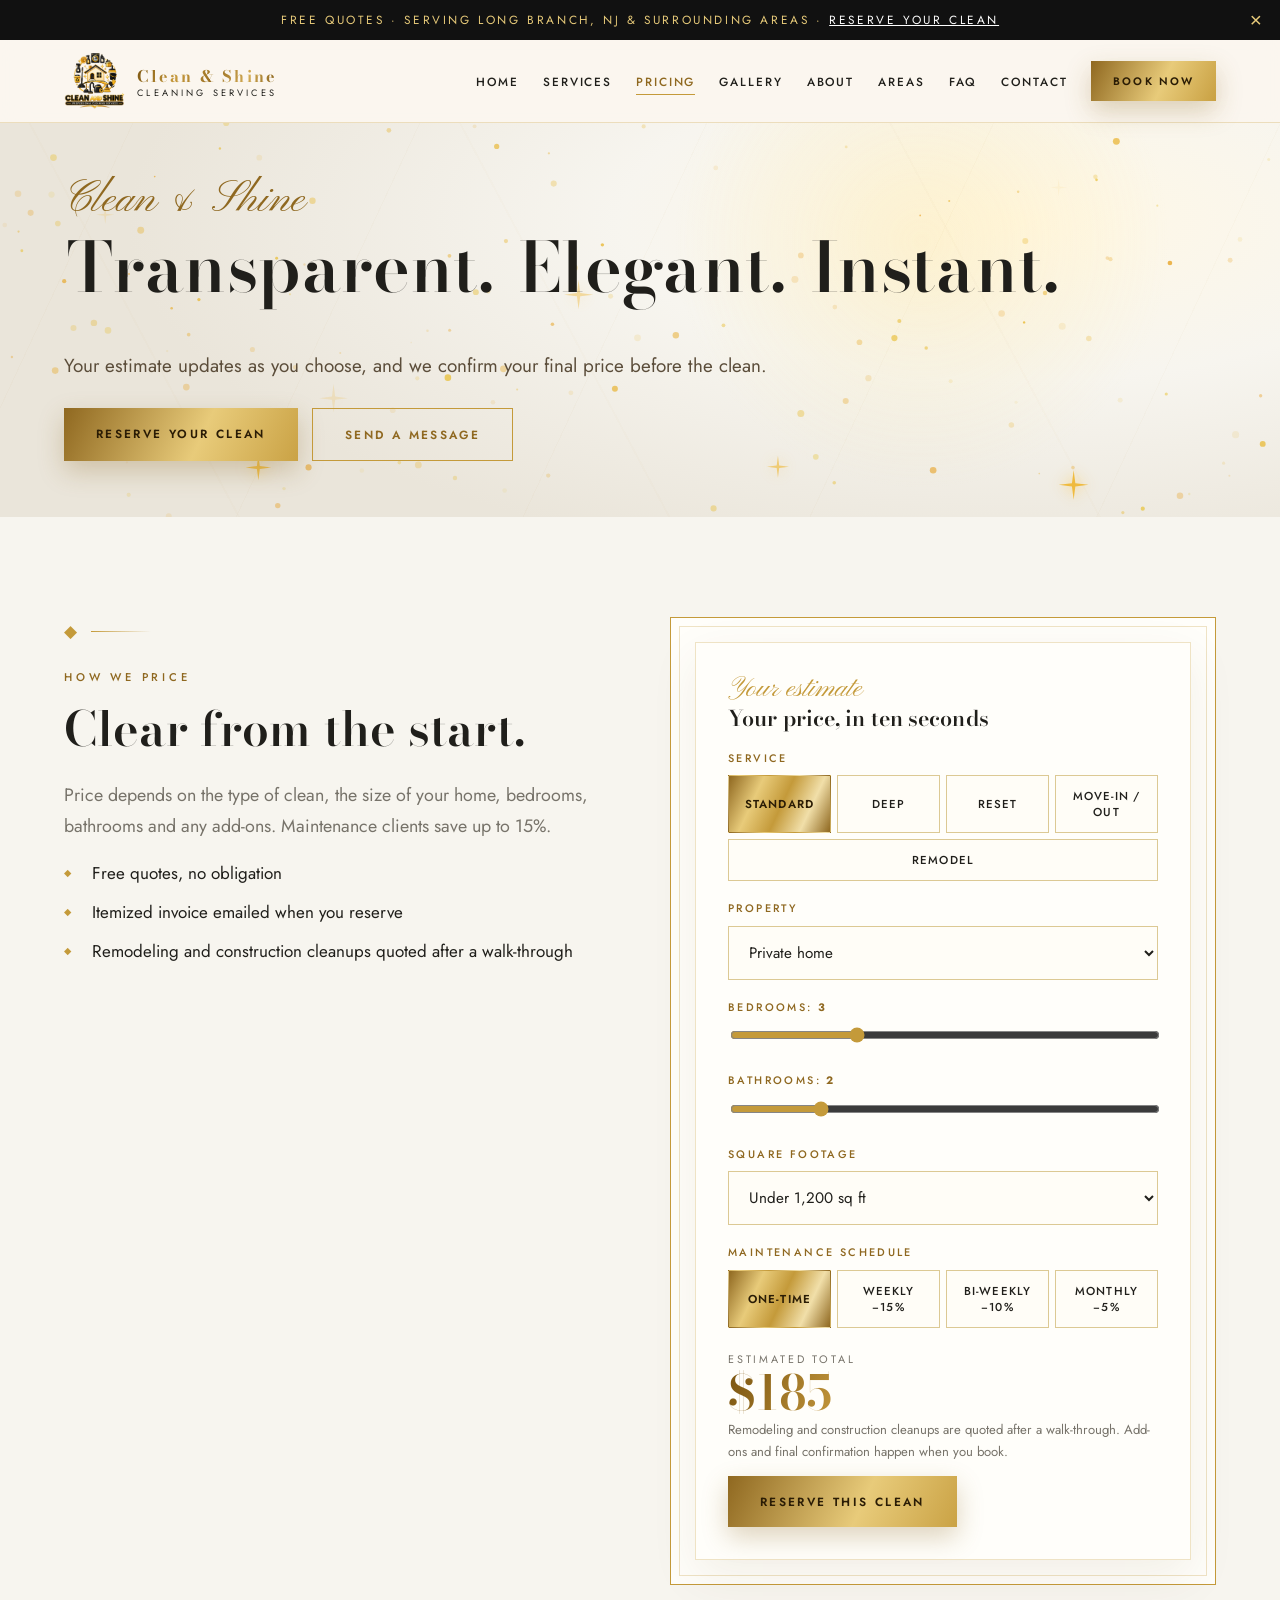
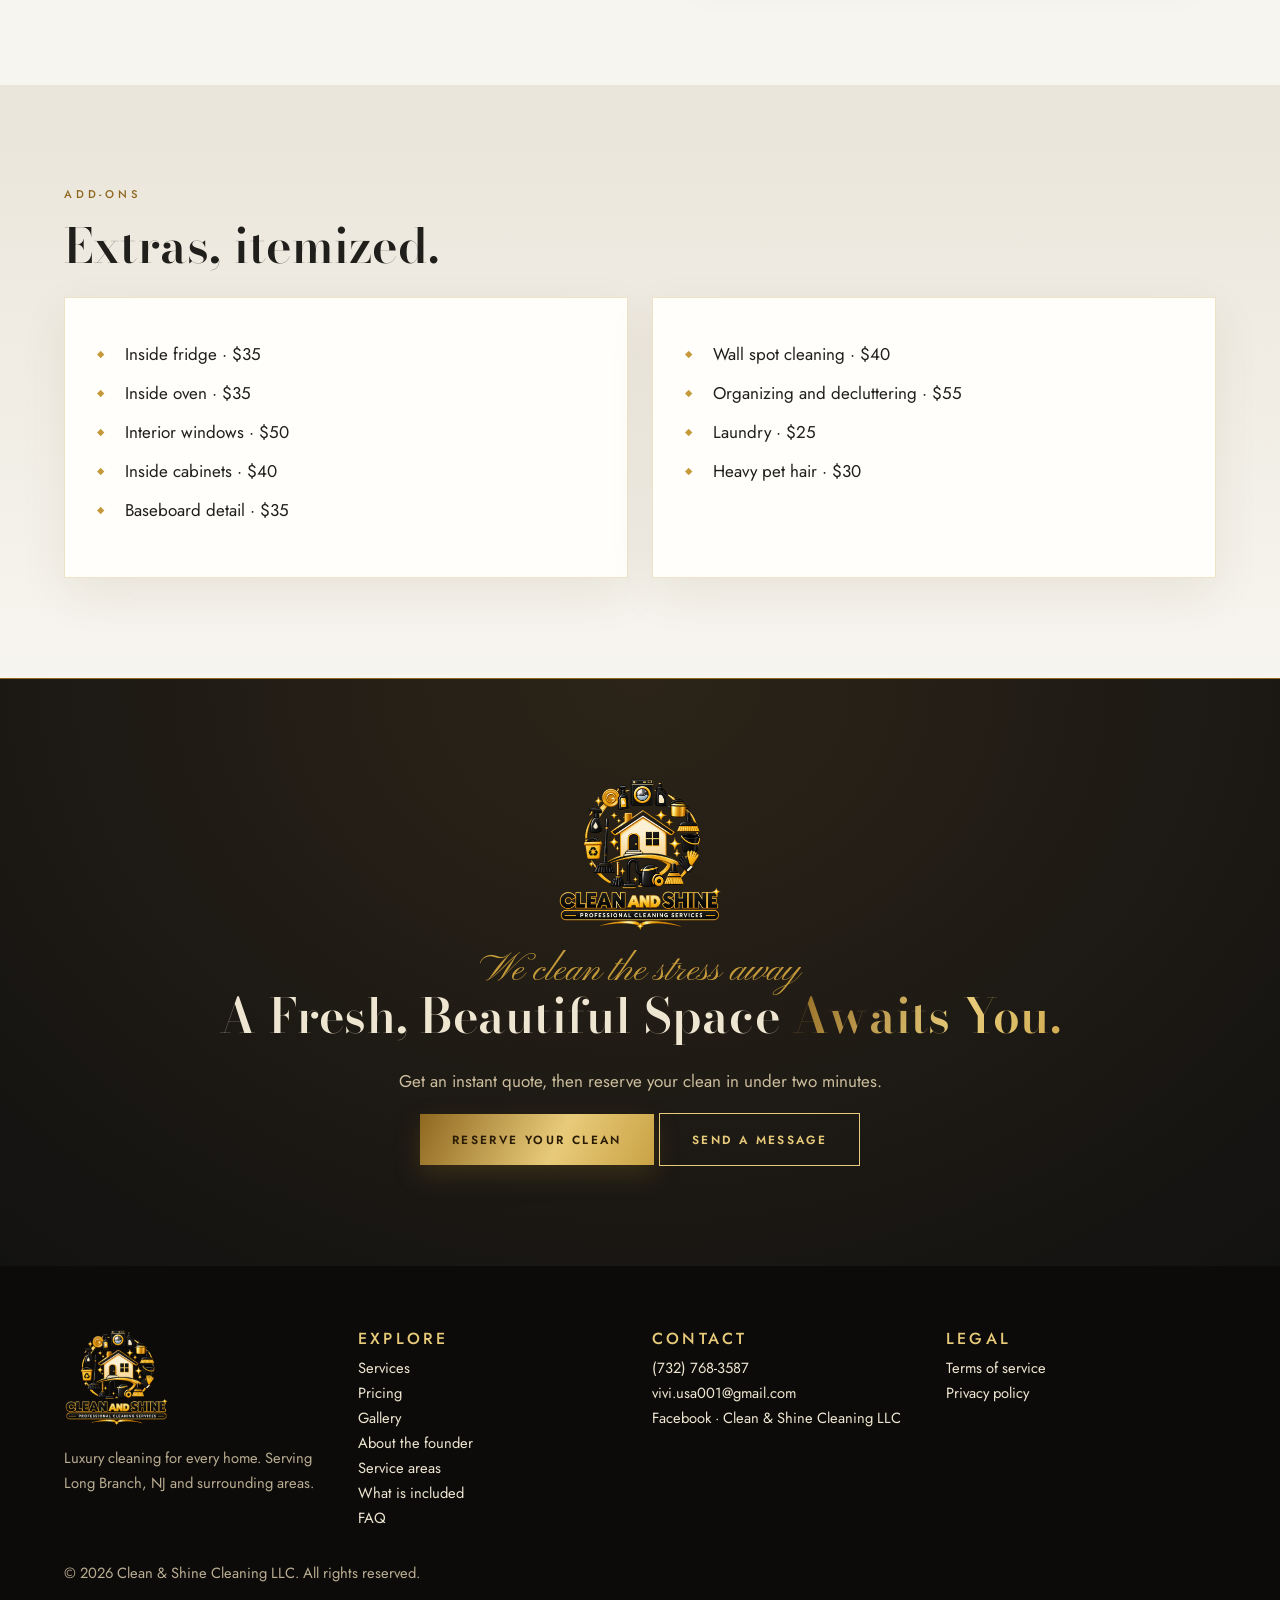
<file: pricing.html>
<!doctype html>
<html lang="en">
  <head>
    <meta charset="utf-8" />
    <meta
      name="viewport"
      content="width=device-width, initial-scale=1, viewport-fit=cover"
    />
    <script>
      try {
        if (
          sessionStorage.getItem("curt") ||
          matchMedia("(prefers-reduced-motion: reduce)")
            .matches
        )
          document.documentElement.classList.add("nocurt");
        else sessionStorage.setItem("curt", "1");
      } catch (e) {}
    </script>
    <title>
      Pricing & Instant Quote | Clean and Shine Cleaning
      Service LLC
    </title>
    <meta
      name="description"
      content="Get an instant cleaning estimate and book online."
    />
    <meta
      name="theme-color"
      content="#161310"
    />
    <meta
      property="og:title"
      content="Pricing & Instant Quote | Clean and Shine Cleaning Service LLC"
    />
    <meta
      property="og:image"
      content="images/csbanner.png"
    />
    <link
      rel="icon"
      href="images/vivs.png"
    />
    <link
      rel="preconnect"
      href="https://fonts.googleapis.com"
    />
    <link
      rel="preconnect"
      href="https://fonts.gstatic.com"
      crossorigin
    />
    <link
      href="https://fonts.googleapis.com/css2?family=Bodoni+Moda:ital,wght@0,600;0,700;1,600&family=Jost:wght@400;500;600&family=Pinyon+Script&display=swap"
      rel="stylesheet"
    />
    <link
      rel="stylesheet"
      href="css/style.css"
    />
    <script type="application/ld+json">
      {
        "@context": "https://schema.org",
        "@type": "HouseCleaningService",
        "name": "Clean and Shine Cleaning Service LLC",
        "telephone": "+17327683587",
        "email": "vivi.usa001@gmail.com",
        "slogan": "We Clean the Stress Away",
        "address": {
          "@type": "PostalAddress",
          "addressLocality": "New Jersey",
          "addressRegion": "Long Branch",
          "addressCountry": "US"
        },
        "areaServed": [
          "Long Branch"
          "Asbury Park"
          "Red Bank"
          "Eatontown"
          "Ocean Township"
          "Freehold"
          "Toms River"
          "Lakewood"
          "New Brunswick"
          "Perth Amboy"
          "and nearby"
        ]
      }
    </script>
  </head>
  <body>
    <a
      class="skip"
      href="#main"
      >Skip to content</a
    >
    <div class="promo">
      Free quotes · Serving Long Branch, NJ &amp;
      surrounding areas ·
      <a href="book.html#form">Reserve your clean</a
      ><button aria-label="Close banner">×</button>
    </div>
    <header class="top">
      <div class="wrap">
        <a
          class="logo"
          href="index.html"
          ><img
            src="images/vivs.png"
            alt=""
            width="144"
            height="47"
          /><span
            ><b>Clean &amp; Shine</b
            ><small>Cleaning Services</small></span
          ></a
        >
        <button
          class="burger"
          aria-label="Menu"
          aria-expanded="false"
        >
          Menu
        </button>
        <nav
          id="nav"
          aria-label="Main"
        >
          <a href="index.html">Home</a
          ><a href="services.html">Services</a
          ><a
            href="pricing.html"
            class="on"
            >Pricing</a
          ><a href="gallery.html">Gallery</a
          ><a href="about.html">About</a
          ><a href="areas.html">Areas</a
          ><a href="faq.html">FAQ</a
          ><a href="contact.html">Contact</a
          ><a
            class="btn sm"
            href="book.html#form"
            style="margin-left: 10px"
            >Book now</a
          >
        </nav>
      </div>
    </header>
    <main id="main">
      <section class="hero short">
        <canvas
          id="fx"
          aria-hidden="true"
        ></canvas>
        <div class="spot"></div>
        <div class="sweep"></div>
        <div
          class="curtain"
          aria-hidden="true"
        >
          <i class="cl"></i><i class="cr"></i
          ><img
            src="images/vivs.png"
            alt=""
          />
        </div>
        <div class="wrap">
          <div>
            <span
              class="heroscript in"
              style="--d: 0.6s"
              >Clean &amp; Shine</span
            >
            <h1 data-split>
              Transparent. Elegant. Instant.
            </h1>
            <p
              class="in lead"
              style="--d: 1.5s"
            >
              Your estimate updates as you choose, and we
              confirm your final price before the clean.
            </p>
            <div
              class="in"
              style="
                --d: 1.7s;
                display: flex;
                gap: 14px;
                flex-wrap: wrap;
                margin-top: 26px;
              "
            >
              <a
                class="btn"
                href="book.html#form"
                >Reserve your clean</a
              ><a
                class="btn ghost"
                href="https://wa.me/17327683587"
                >Send a message</a
              >
            </div>
          </div>
        </div>
      </section>
      <section
        class="sec"
        id="quote"
      >
        <div
          class="wrap two"
          style="align-items: start"
        >
          <div>
            <div class="orn l">◆</div>
            <span class="eyebrow">How we price</span>
            <h2>Clear from the start.</h2>
            <p class="lead">
              Price depends on the type of clean, the size
              of your home, bedrooms, bathrooms and any
              add-ons. Maintenance clients save up to 15%.
            </p>
            <ul class="tick">
              <li>Free quotes, no obligation</li>
              <li>
                Itemized invoice emailed when you reserve
              </li>
              <li>
                Remodeling and construction cleanups quoted
                after a walk-through
              </li>
            </ul>
          </div>
          <div
            class="frame"
            style="padding: 14px"
          >
            <div style="padding: 10px">
              <div
                class="card"
                id="mc"
              >
                <span
                  class="script"
                  style="font-size: 1.8rem"
                  >Your estimate</span
                >
                <h3 style="margin-top: 2px">
                  Your price, in ten seconds
                </h3>
                <label>Service</label>
                <div
                  class="seg"
                  id="mc-svc"
                >
                  <button
                    data-v="standard"
                    class="on"
                  >
                    Standard</button
                  ><button data-v="deep">Deep</button
                  ><button data-v="reset">Reset</button
                  ><button data-v="move">
                    Move-in / out</button
                  ><button data-v="construct">
                    Remodel
                  </button>
                </div>
                <label for="mc-prop">Property</label
                ><select id="mc-prop"></select>
                <div id="mc-bedwrap">
                  <label for="mc-bed"
                    >Bedrooms: <b id="mc-bv">3</b></label
                  ><input
                    id="mc-bed"
                    type="range"
                    min="1"
                    max="8"
                    value="3"
                  />
                </div>
                <label for="mc-bath"
                  >Bathrooms: <b id="mc-bav">2</b></label
                ><input
                  id="mc-bath"
                  type="range"
                  min="1"
                  max="6"
                  value="2"
                />
                <div id="mc-sqwrap">
                  <label for="mc-sq">Square footage</label
                  ><select id="mc-sq"></select>
                </div>
                <div id="mc-freqwrap">
                  <label>Maintenance schedule</label>
                  <div
                    class="seg"
                    id="mc-freq"
                  >
                    <button
                      data-v="once"
                      class="on"
                    >
                      One-time</button
                    ><button data-v="weekly">
                      Weekly −15%</button
                    ><button data-v="biweekly">
                      Bi-weekly −10%</button
                    ><button data-v="monthly">
                      Monthly −5%
                    </button>
                  </div>
                </div>
                <p
                  class="from"
                  style="margin: 22px 0 0"
                >
                  Estimated total
                </p>
                <div
                  class="big"
                  id="mc-price"
                >
                  $0
                </div>
                <p class="note">
                  Remodeling and construction cleanups are
                  quoted after a walk-through. Add-ons and
                  final confirmation happen when you book.
                </p>
                <a
                  class="btn"
                  id="mc-go"
                  href="book.html#form"
                  >Reserve this clean</a
                >
              </div>
            </div>
          </div>
        </div>
      </section>
      <section class="sec cream">
        <div class="wrap">
          <span class="eyebrow">Add-ons</span>
          <h2>Extras, itemized.</h2>
          <div class="grid">
            <div class="card">
              <ul class="tick">
                <li>Inside fridge · $35</li>
                <li>Inside oven · $35</li>
                <li>Interior windows · $50</li>
                <li>Inside cabinets · $40</li>
                <li>Baseboard detail · $35</li>
              </ul>
            </div>
            <div class="card">
              <ul class="tick">
                <li>Wall spot cleaning · $40</li>
                <li>Organizing and decluttering · $55</li>
                <li>Laundry · $25</li>
                <li>Heavy pet hair · $30</li>
              </ul>
            </div>
          </div>
        </div>
      </section>
    </main>
    <section class="band">
      <div class="wrap">
        <img
          class="bm"
          src="images/vivs.png"
          alt=""
        /><span
          class="script"
          style="display: block; font-size: 2.4rem"
          >We clean the stress away</span
        >
        <h2>
          A Fresh, Beautiful Space
          <span class="gold">Awaits You.</span>
        </h2>
        <p>
          Get an instant quote, then reserve your clean in
          under two minutes.
        </p>
        <a
          class="btn"
          href="book.html#form"
          >Reserve your clean</a
        >
        <a
          class="btn ghost"
          href="https://wa.me/17327683587"
          >Send a message</a
        >
      </div>
    </section>
    <footer>
      <div class="wrap grid">
        <div>
          <img
            src="images/vivs.png"
            alt="Clean and shine Cleaning LLC logo"
          />
          <p>
            Luxury cleaning for every home. Serving Long
            Branch, NJ and surrounding areas.
          </p>
        </div>
        <div>
          <h3>Explore</h3>
          <a href="services.html">Services</a><br /><a
            href="pricing.html"
            >Pricing</a
          ><br /><a href="gallery.html">Gallery</a><br /><a
            href="about.html"
            >About the founder</a
          ><br /><a href="areas.html">Service areas</a
          ><br /><a href="checklist.html"
            >What is included</a
          ><br /><a href="faq.html">FAQ</a>
        </div>
        <div>
          <h3>Contact</h3>
          <a href="tel:+17327683587">(732) 768-3587</a
          ><br /><a href="mailto:vivi.usa001@gmail.com"
            >vivi.usa001@gmail.com</a
          ><br /><a
            href="https://facebook.com/vivianealvess"
            rel="noopener"
            >Facebook · Clean &amp; Shine Cleaning LLC</a
          >
        </div>
        <div>
          <h3>Legal</h3>
          <a href="terms.html">Terms of service</a><br /><a
            href="privacy.html"
            >Privacy policy</a
          >
        </div>
      </div>
      <div
        class="wrap"
        style="margin-top: 30px"
      >
        © <span data-year></span> Clean &amp; Shine Cleaning
        LLC. All rights reserved.
      </div>
    </footer>
    <div class="sticky">
      <a
        class="btn ghost"
        href="https://wa.me/17327683587"
        >Message</a
      ><a
        class="btn"
        href="book.html#form"
        >Book now</a
      >
    </div>
    <div
      class="modal"
      id="pop"
      role="dialog"
      aria-modal="true"
      aria-label="Free quote"
    >
      <div class="card">
        <button
          class="x"
          aria-label="Close"
        >
          ×</button
        ><span class="script">Before you go</span>
        <h3>See your price in ten seconds.</h3>
        <p>No account and no obligation.</p>
        <a
          class="btn"
          href="index.html#quote"
          >Get my price</a
        >
        <button
          class="btn ghost sm"
          data-close
        >
          No thanks
        </button>
      </div>
    </div>
    <script src="js/script.js"></script>
  </body>
</html>
</file>
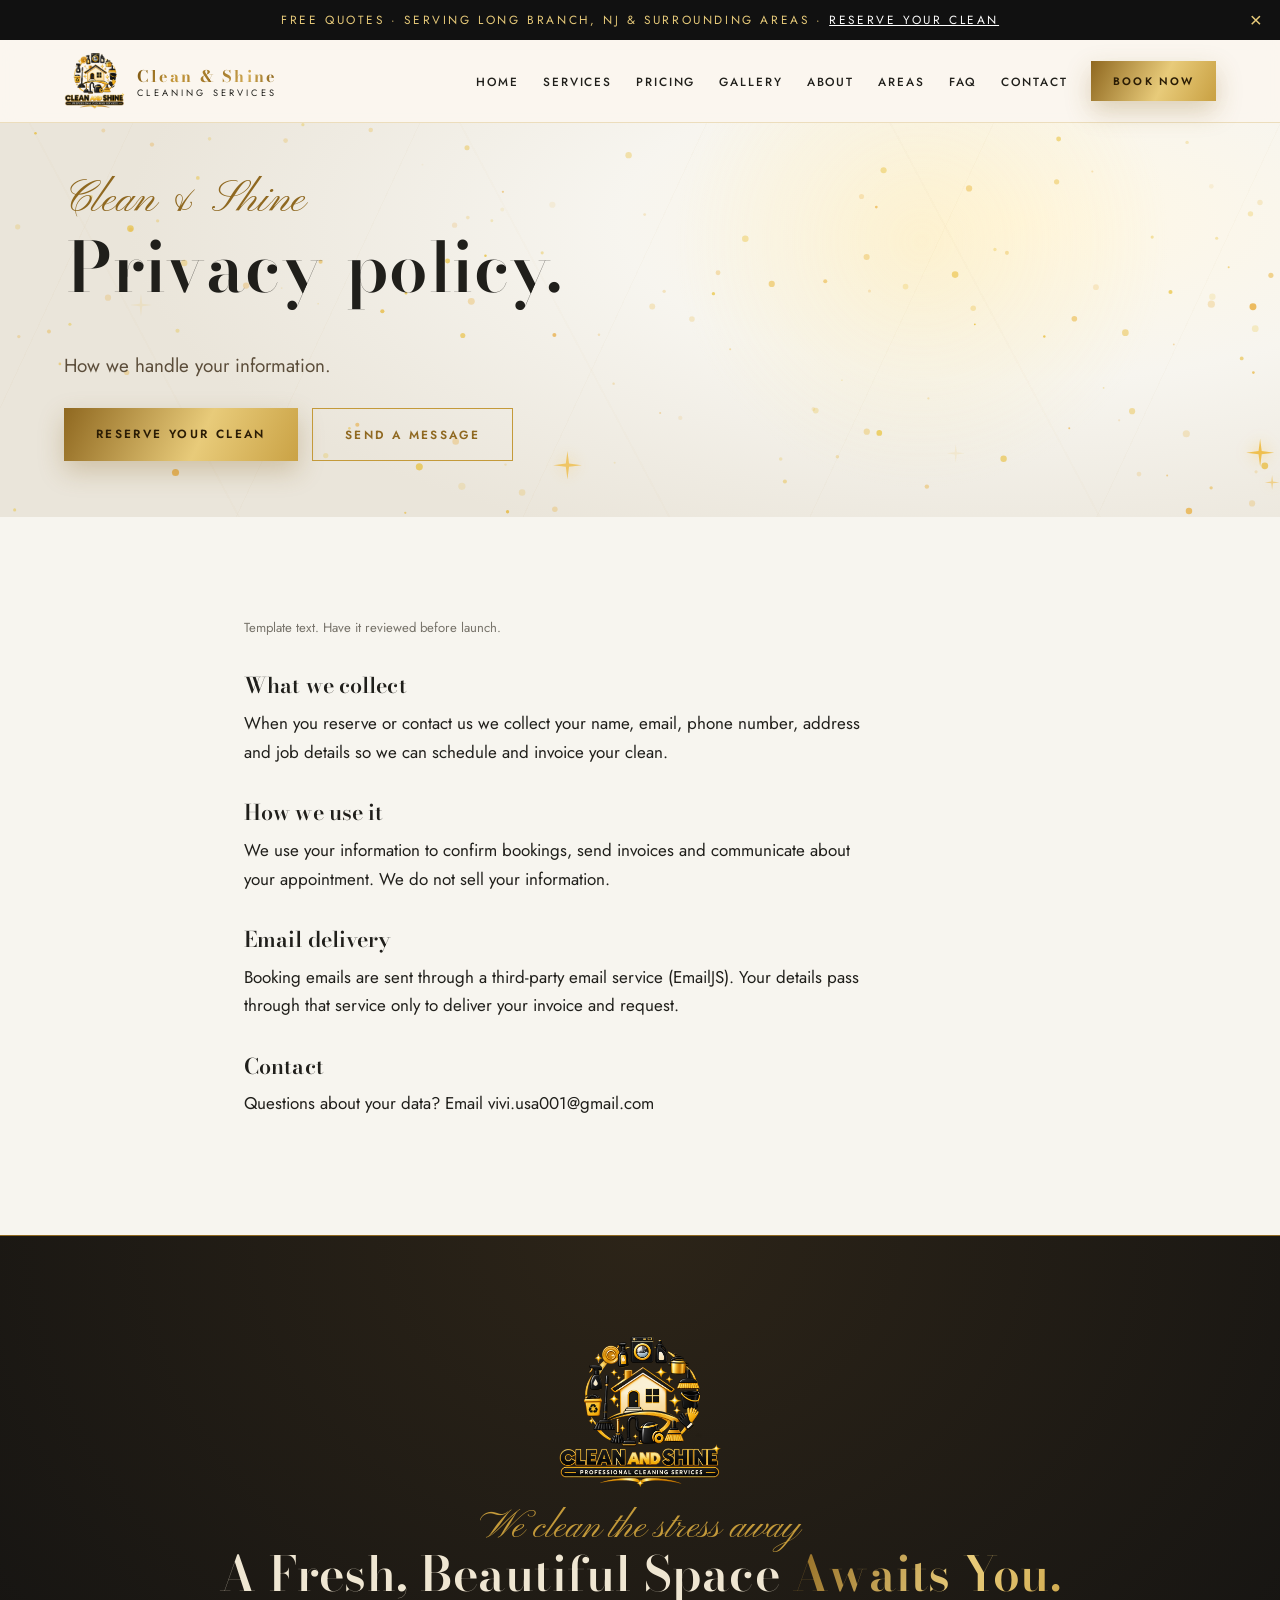
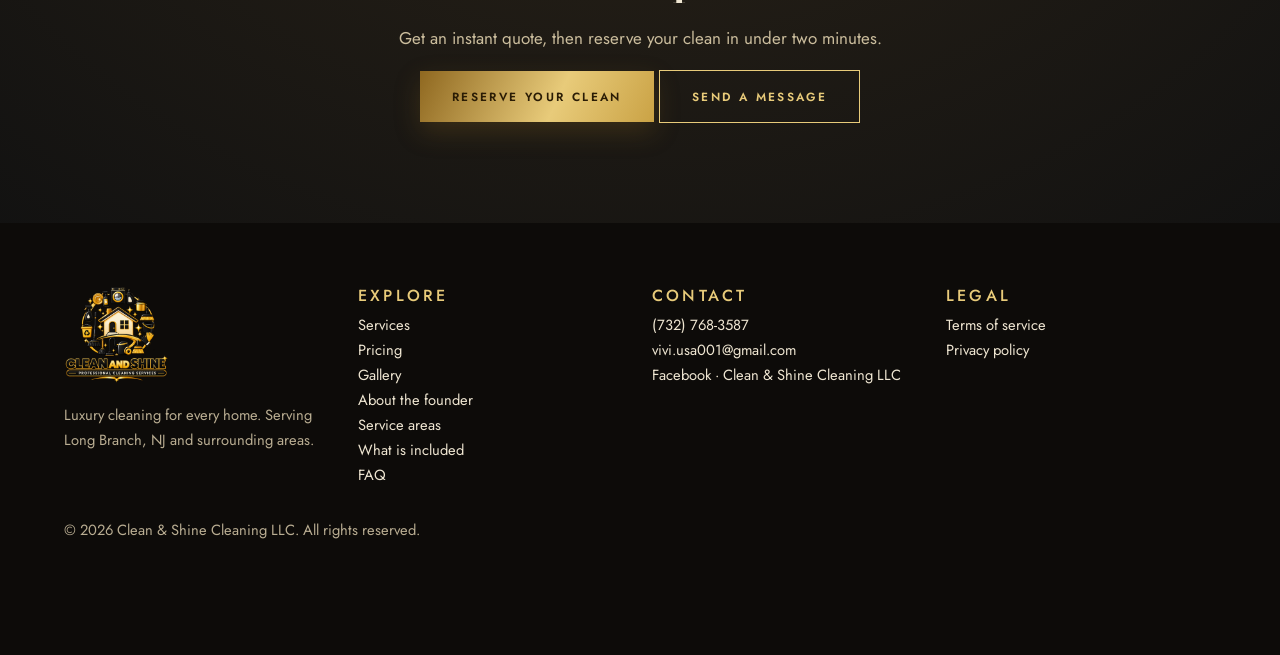
<file: privacy.html>
<!doctype html>
<html lang="en">
  <head>
    <meta charset="utf-8" />
    <meta
      name="viewport"
      content="width=device-width, initial-scale=1, viewport-fit=cover"
    />
    <script>
      try {
        if (
          sessionStorage.getItem("curt") ||
          matchMedia("(prefers-reduced-motion: reduce)")
            .matches
        )
          document.documentElement.classList.add("nocurt");
        else sessionStorage.setItem("curt", "1");
      } catch (e) {}
    </script>
    <title>
      Privacy Policy | Clean and Shine Cleaning LLC.
    </title>
    <meta
      name="description"
      content="How we handle your information."
    />
    <meta
      name="theme-color"
      content="#161310"
    />
    <meta
      property="og:title"
      content="Privacy Policy |Clean and Shine Cleaning LLC"
    />
    <meta
      property="og:image"
      content="images/csbanner.png"
    />
    <link
      rel="icon"
      href="images/vivs.png"
    />
    <link
      rel="preconnect"
      href="https://fonts.googleapis.com"
    />
    <link
      rel="preconnect"
      href="https://fonts.gstatic.com"
      crossorigin
    />
    <link
      href="https://fonts.googleapis.com/css2?family=Bodoni+Moda:ital,wght@0,600;0,700;1,600&family=Jost:wght@400;500;600&family=Pinyon+Script&display=swap"
      rel="stylesheet"
    />
    <link
      rel="stylesheet"
      href="css/style.css"
    />
    <script type="application/ld+json">
      {
        "@context": "https://schema.org",
        "@type": "HouseCleaningService",
        "name": "Clean and Shine Cleaning LLC",
        "telephone": "+17327683587",
        "email": "vivi.usa001@gmail.com",
        "slogan": "We Clean the Stress Away",
        "address": {
          "@type": "PostalAddress",
          "addressLocality": "New Jersey",
          "addressRegion": "Long Branch",
          "addressCountry": "US"
        },
        "areaServed": [
          "Long Branch"
          "Asbury Park"
          "Red Bank"
          "Eatontown"
          "Ocean Township"
          "Freehold"
          "Toms River"
          "Lakewood"
          "New Brunswick"
          "Perth Amboy"
          "and nearby"
        ]
      }
    </script>
  </head>
  <body>
    <a
      class="skip"
      href="#main"
      >Skip to content</a
    >
    <div class="promo">
      Free quotes · Serving Long Branch, NJ &amp;
      surrounding areas ·
      <a href="book.html#form">Reserve your clean</a
      ><button aria-label="Close banner">×</button>
    </div>
    <header class="top">
      <div class="wrap">
        <a
          class="logo"
          href="index.html"
          ><img
            src="images/vivs.png"
            alt=""
            width="144"
            height="47"
          /><span
            ><b>Clean &amp; Shine</b
            ><small>Cleaning Services</small></span
          ></a
        >
        <button
          class="burger"
          aria-label="Menu"
          aria-expanded="false"
        >
          Menu
        </button>
        <nav
          id="nav"
          aria-label="Main"
        >
          <a href="index.html">Home</a
          ><a href="services.html">Services</a
          ><a href="pricing.html">Pricing</a
          ><a href="gallery.html">Gallery</a
          ><a href="about.html">About</a
          ><a href="areas.html">Areas</a
          ><a href="faq.html">FAQ</a
          ><a href="contact.html">Contact</a
          ><a
            class="btn sm"
            href="book.html#form"
            style="margin-left: 10px"
            >Book now</a
          >
        </nav>
      </div>
    </header>
    <main id="main">
      <section class="hero short">
        <canvas
          id="fx"
          aria-hidden="true"
        ></canvas>
        <div class="spot"></div>
        <div class="sweep"></div>
        <div
          class="curtain"
          aria-hidden="true"
        >
          <i class="cl"></i><i class="cr"></i
          ><img
            src="images/vivs.png"
            alt=""
          />
        </div>
        <div class="wrap">
          <div>
            <span
              class="heroscript in"
              style="--d: 0.6s"
              >Clean &amp; Shine</span
            >
            <h1 data-split>Privacy policy.</h1>
            <p
              class="in lead"
              style="--d: 1.5s"
            >
              How we handle your information.
            </p>
            <div
              class="in"
              style="
                --d: 1.7s;
                display: flex;
                gap: 14px;
                flex-wrap: wrap;
                margin-top: 26px;
              "
            >
              <a
                class="btn"
                href="book.html#form"
                >Reserve your clean</a
              ><a
                class="btn ghost"
                href="https://wa.me/17327683587"
                >Send a message</a
              >
            </div>
          </div>
        </div>
      </section>
      <section class="sec legal">
        <div
          class="wrap"
          style="max-width: 840px"
        >
          <p class="note">
            Template text. Have it reviewed before launch.
          </p>
          <h3>What we collect</h3>
          <p>
            When you reserve or contact us we collect your
            name, email, phone number, address and job
            details so we can schedule and invoice your
            clean.
          </p>
          <h3>How we use it</h3>
          <p>
            We use your information to confirm bookings,
            send invoices and communicate about your
            appointment. We do not sell your information.
          </p>
          <h3>Email delivery</h3>
          <p>
            Booking emails are sent through a third-party
            email service (EmailJS). Your details pass
            through that service only to deliver your
            invoice and request.
          </p>
          <h3>Contact</h3>
          <p>
            Questions about your data? Email
            vivi.usa001@gmail.com
          </p>
        </div>
      </section>
    </main>
    <section class="band">
      <div class="wrap">
        <img
          class="bm"
          src="images/vivs.png"
          alt=""
        /><span
          class="script"
          style="display: block; font-size: 2.4rem"
          >We clean the stress away</span
        >
        <h2>
          A Fresh, Beautiful Space
          <span class="gold">Awaits You.</span>
        </h2>
        <p>
          Get an instant quote, then reserve your clean in
          under two minutes.
        </p>
        <a
          class="btn"
          href="book.html#form"
          >Reserve your clean</a
        >
        <a
          class="btn ghost"
          href="https://wa.me/17327683587"
          >Send a message</a
        >
      </div>
    </section>
    <footer>
      <div class="wrap grid">
        <div>
          <img
            src="images/vivs.png"
            alt="Clean and Shine Cleaning LLC logo"
          />
          <p>
            Luxury cleaning for every home. Serving Long
            Branch, NJ and surrounding areas.
          </p>
        </div>
        <div>
          <h3>Explore</h3>
          <a href="services.html">Services</a><br /><a
            href="pricing.html"
            >Pricing</a
          ><br /><a href="gallery.html">Gallery</a><br /><a
            href="about.html"
            >About the founder</a
          ><br /><a href="areas.html">Service areas</a
          ><br /><a href="checklist.html"
            >What is included</a
          ><br /><a href="faq.html">FAQ</a>
        </div>
        <div>
          <h3>Contact</h3>
          <a href="tel:+17327683587">(732) 768-3587</a
          ><br /><a href="mailto:vivi.usa001@gmail.com"
            >vivi.usa001@gmail.com</a
          ><br /><a
            href="https://facebook.com/vivianealvess"
            rel="noopener"
            >Facebook · Clean &amp; Shine Cleaning LLC</a
          >
        </div>
        <div>
          <h3>Legal</h3>
          <a href="terms.html">Terms of service</a><br /><a
            href="privacy.html"
            >Privacy policy</a
          >
        </div>
      </div>
      <div
        class="wrap"
        style="margin-top: 30px"
      >
        © <span data-year></span> Clean &amp; Shine Cleaning
        LLC. All rights reserved.
      </div>
    </footer>
    <div class="sticky">
      <a
        class="btn ghost"
        href="https://wa.me/17327683587"
        >Message</a
      ><a
        class="btn"
        href="book.html#form"
        >Book now</a
      >
    </div>
    <div
      class="modal"
      id="pop"
      role="dialog"
      aria-modal="true"
      aria-label="Free quote"
    >
      <div class="card">
        <button
          class="x"
          aria-label="Close"
        >
          ×</button
        ><span class="script">Before you go</span>
        <h3>See your price in ten seconds.</h3>
        <p>No account and no obligation.</p>
        <a
          class="btn"
          href="index.html#quote"
          >Get my price</a
        >
        <button
          class="btn ghost sm"
          data-close
        >
          No thanks
        </button>
      </div>
    </div>
    <script src="js/script.js"></script>
  </body>
</html>
</file>
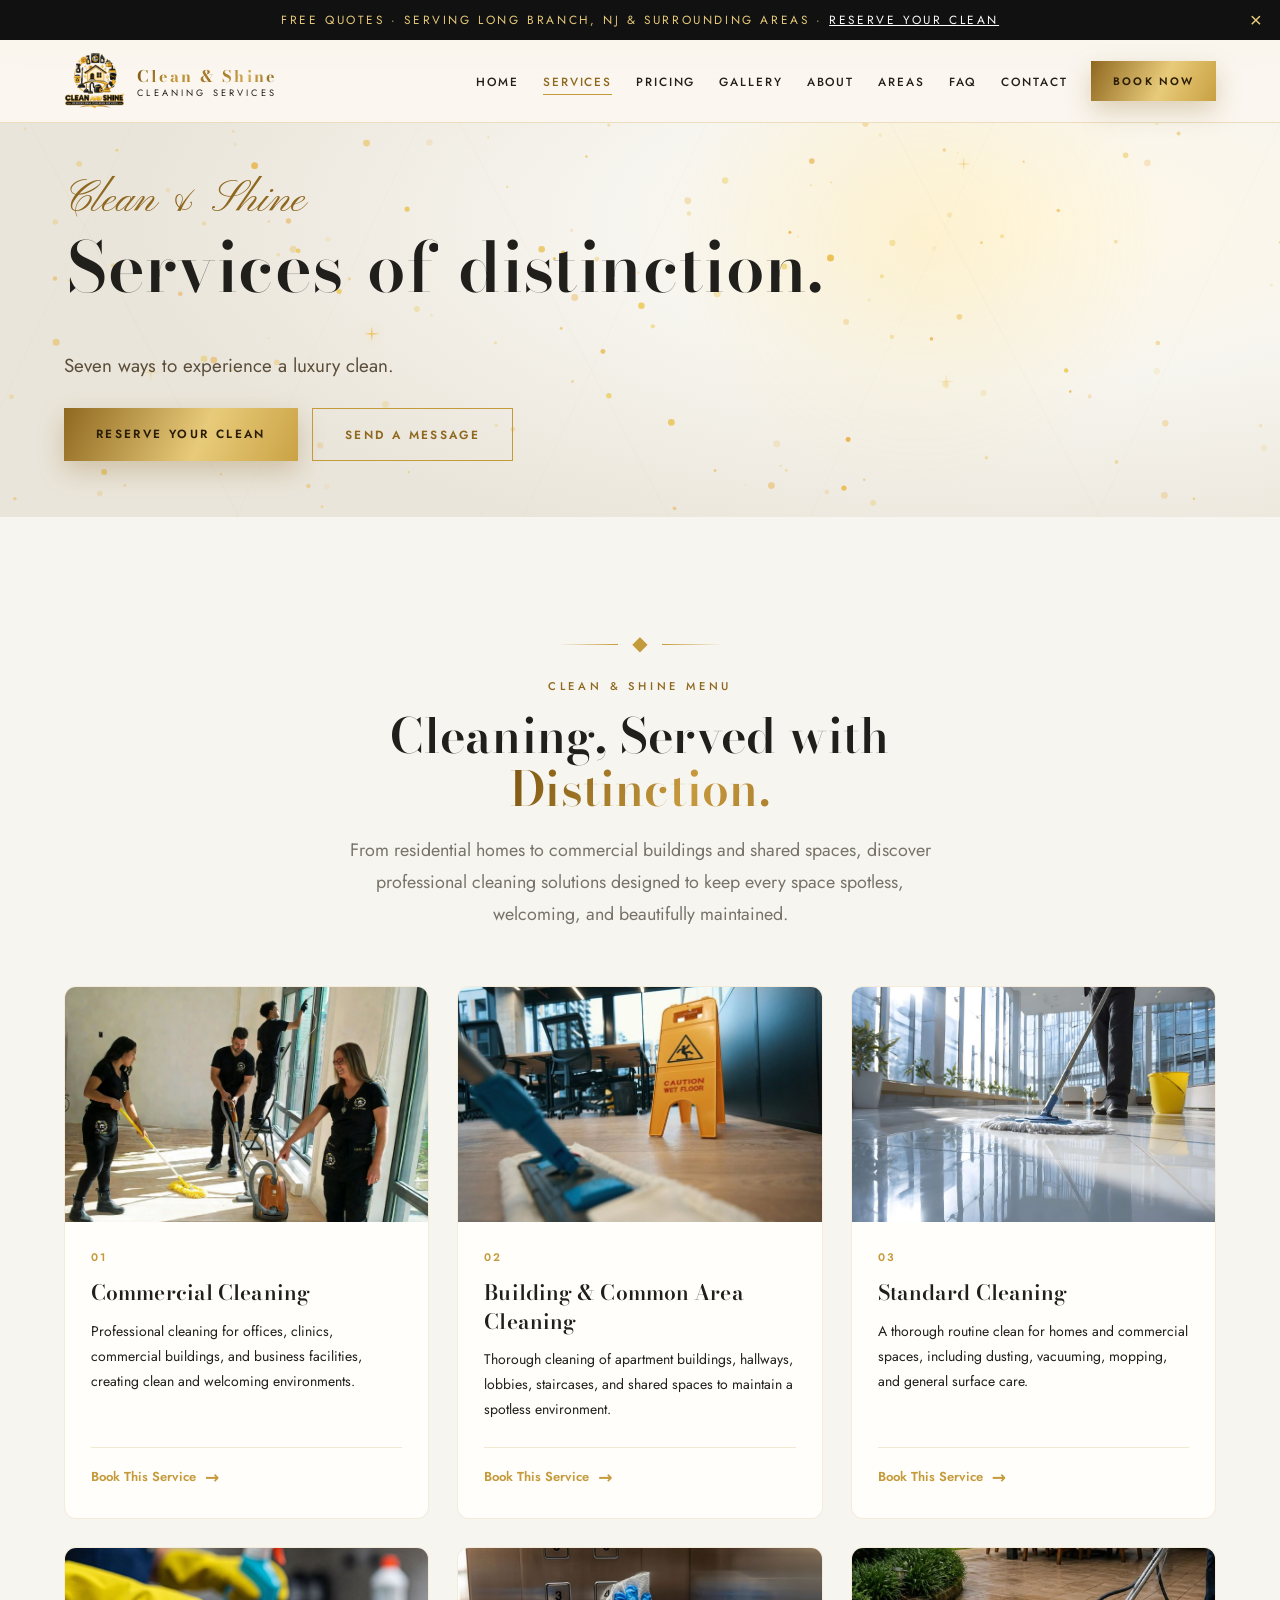
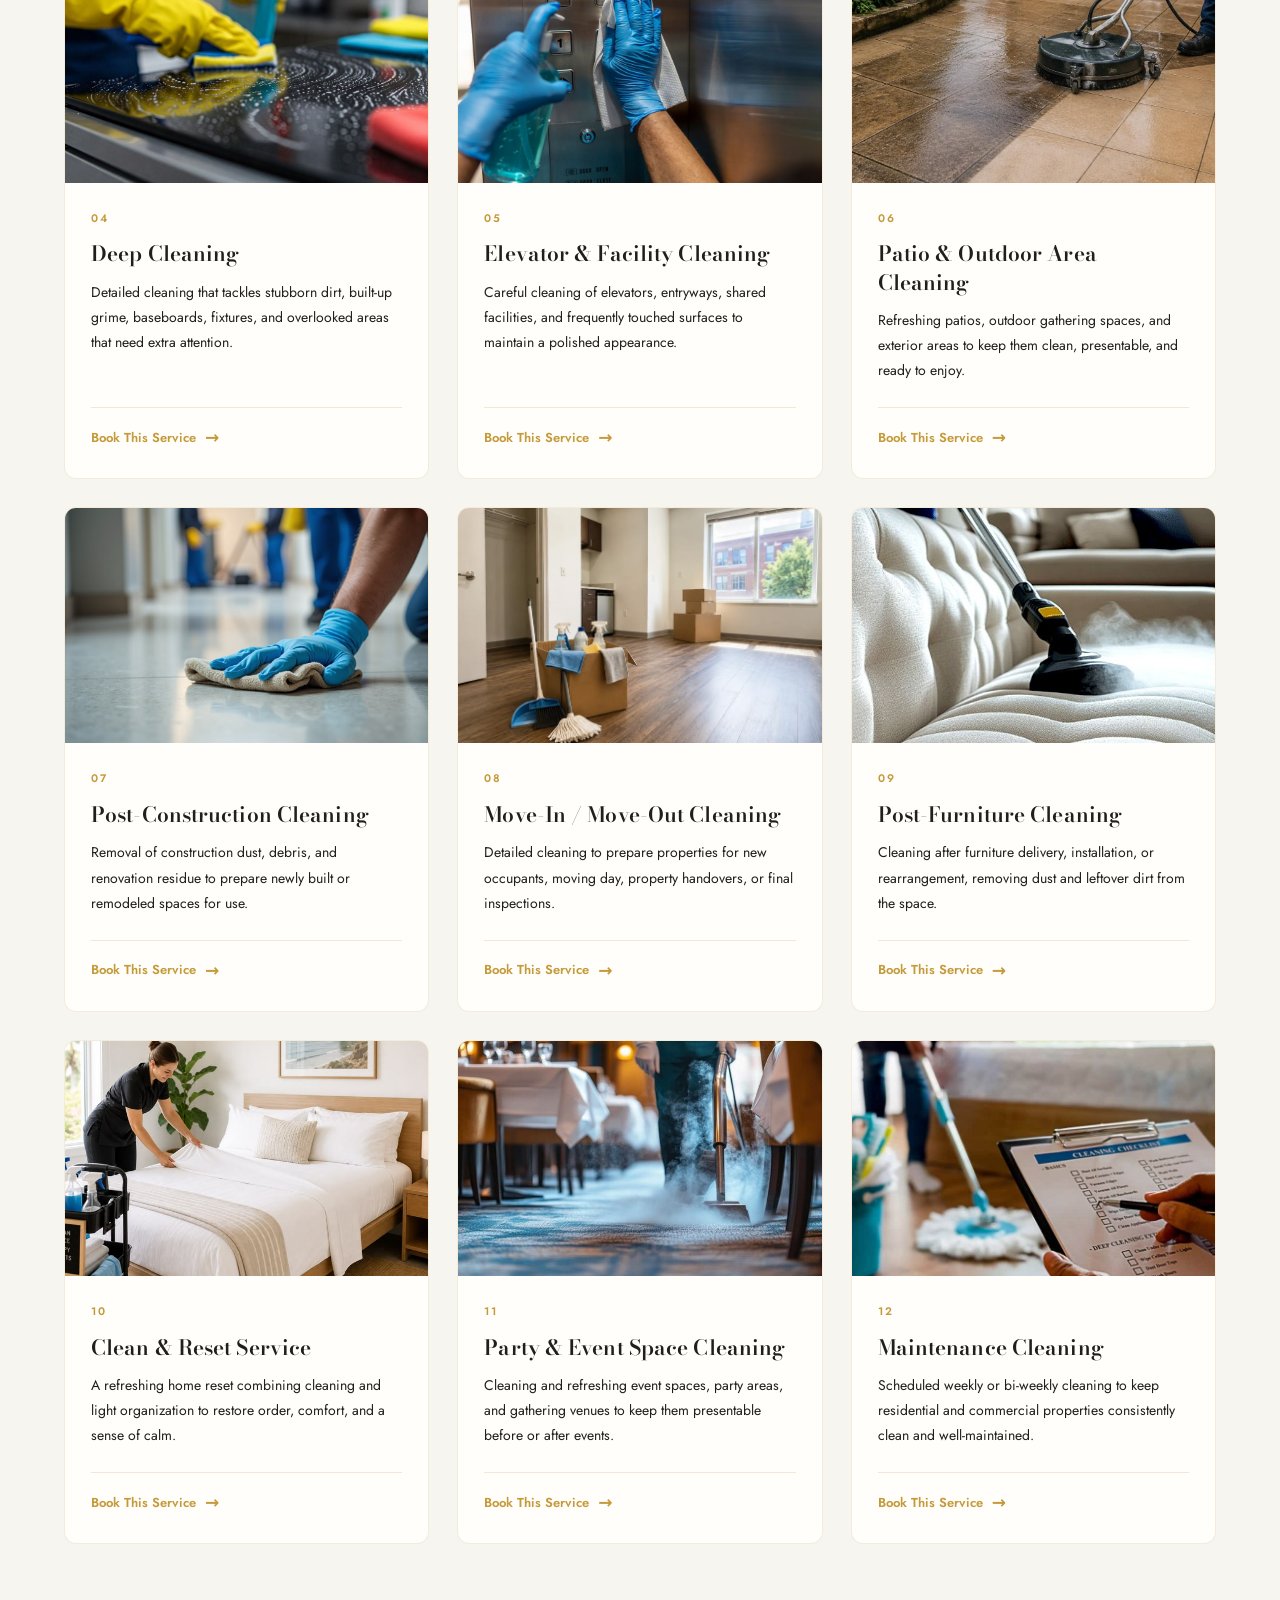
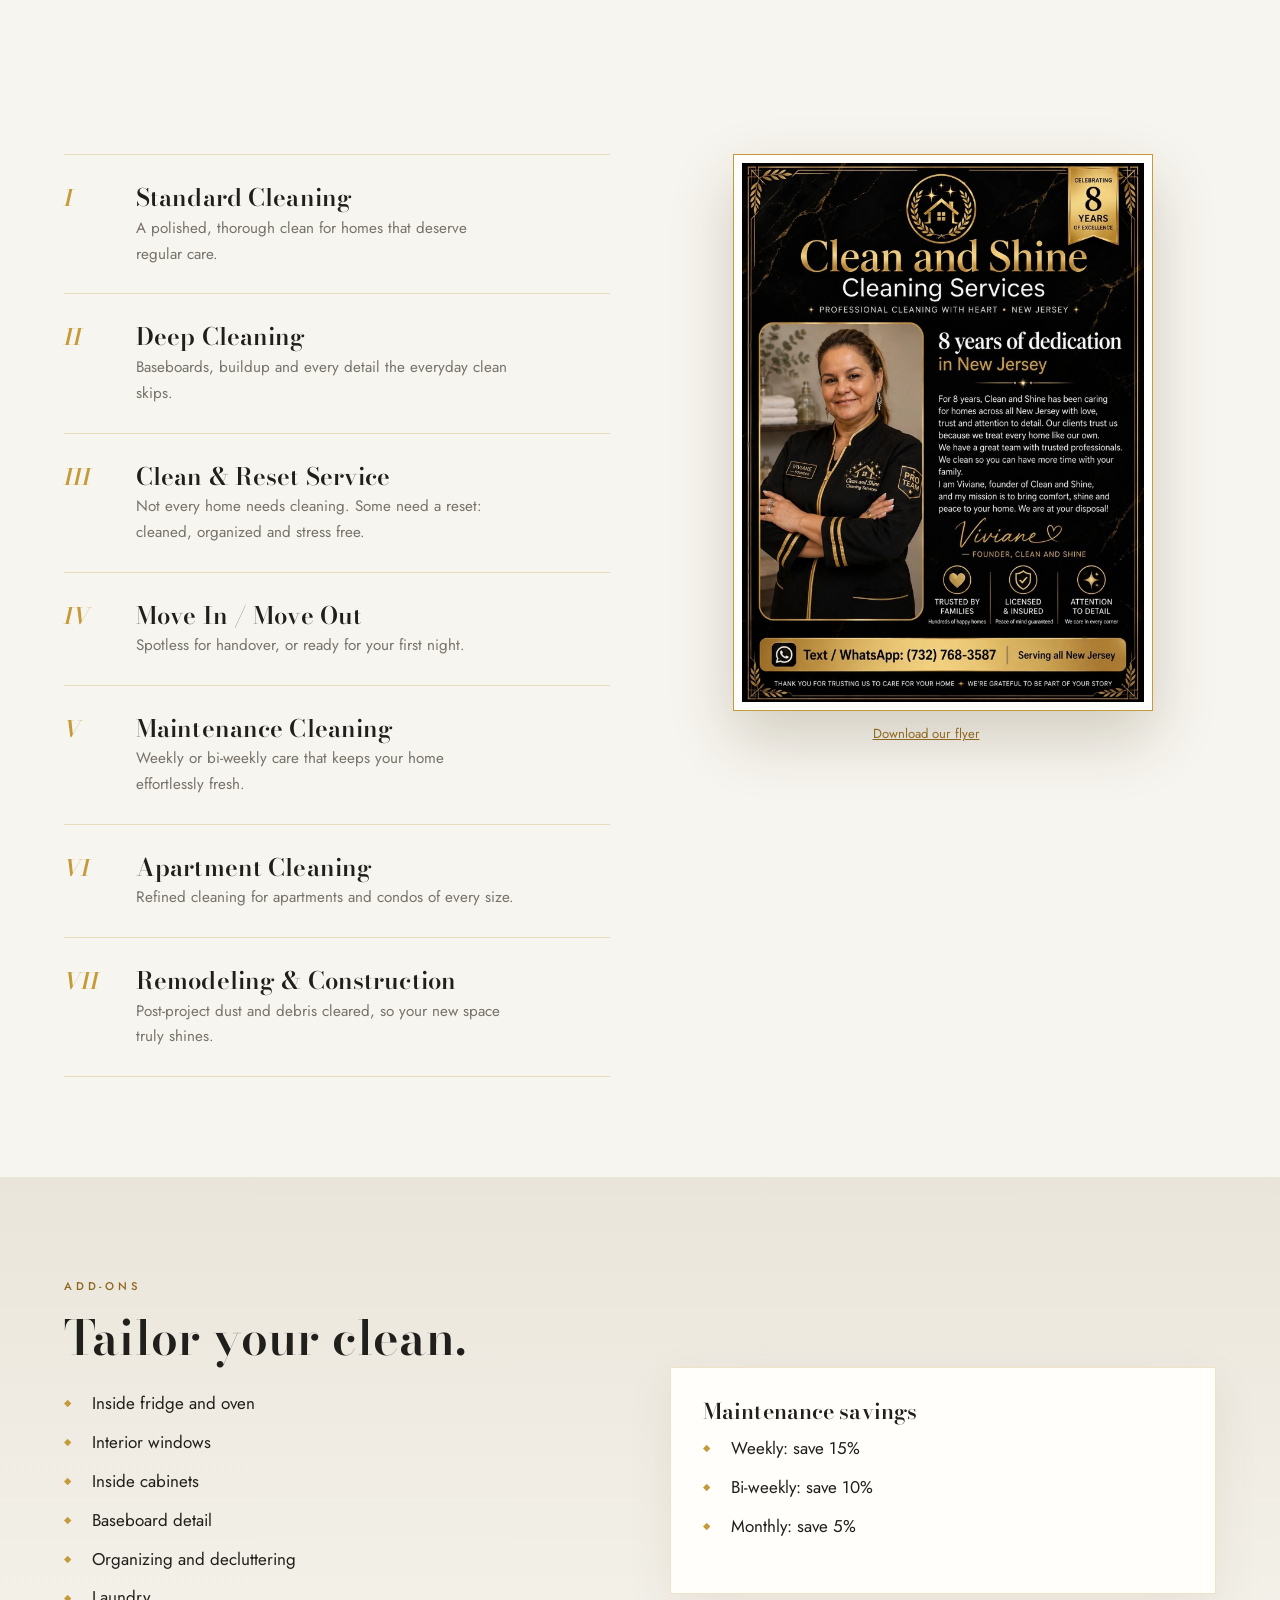
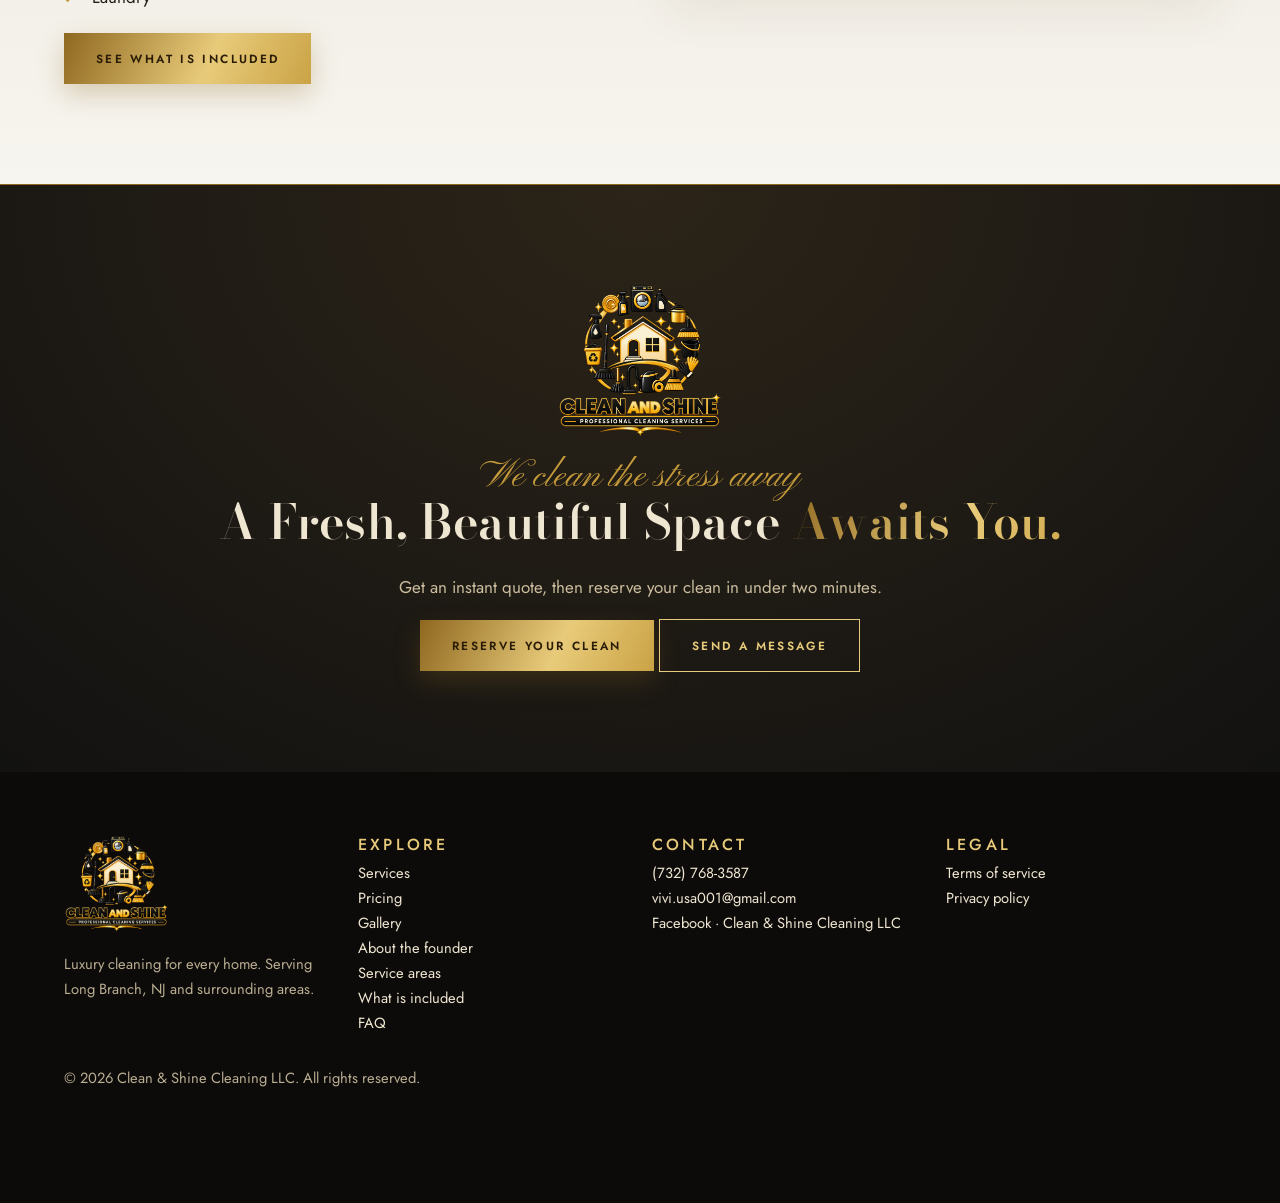
<file: services.html>
<!doctype html>
<html lang="en">
  <head>
    <meta charset="utf-8" />
    <meta
      name="viewport"
      content="width=device-width, initial-scale=1, viewport-fit=cover"
    />
    <script>
      try {
        if (
          sessionStorage.getItem("curt") ||
          matchMedia("(prefers-reduced-motion: reduce)")
            .matches
        )
          document.documentElement.classList.add("nocurt");
        else sessionStorage.setItem("curt", "1");
      } catch (e) {}
    </script>
    <title>
      Services | Clean and Shine Cleaning Services LLC
    </title>
    <meta
      name="description"
      content="Standard, deep, move-out, maintenance, apartment and construction cleaning in New Jersey."
    />
    <meta
      name="theme-color"
      content="#161310"
    />
    <meta
      property="og:title"
      content="Services | Clean and Shine Cleaning Services LLC"
    />
    <meta
      property="og:image"
      content="images/csbanner.png"
    />
    <link
      rel="icon"
      href="images/vivs.png"
    />
    <link
      rel="preconnect"
      href="https://fonts.googleapis.com"
    />
    <link
      rel="preconnect"
      href="https://fonts.gstatic.com"
      crossorigin
    />
    <link
      href="https://fonts.googleapis.com/css2?family=Bodoni+Moda:ital,wght@0,600;0,700;1,600&family=Jost:wght@400;500;600&family=Pinyon+Script&display=swap"
      rel="stylesheet"
    />
    <link
      rel="stylesheet"
      href="css/style.css"
    />
    <script type="application/ld+json">
      {
        "@context": "https://schema.org",
        "@type": "HouseCleaningService",
        "name": "Clean and Shine Cleaning Services LLC",
        "telephone": "+17327683587",
        "email": "vivi.usa001@gmail.com",
        "slogan": "We Clean the Stress Away",
        "address": {
          "@type": "PostalAddress",
          "addressLocality": "New Jersey",
          "addressRegion": "Long Branch",
          "addressCountry": "US"
        },
        "areaServed": [
          "Long Branch"
          "Asbury Park"
          "Red Bank"
          "Eatontown"
          "Ocean Township"
          "Freehold"
          "Toms River"
          "Lakewood"
          "New Brunswick"
          "Perth Amboy"
          "and nearby"
        ]
      }
    </script>
  </head>
  <body>
    <a
      class="skip"
      href="#main"
      >Skip to content</a
    >
    <div class="promo">
      Free quotes · Serving Long Branch, NJ &amp;
      surrounding areas ·
      <a href="book.html#form">Reserve your clean</a
      ><button aria-label="Close banner">×</button>
    </div>
    <header class="top">
      <div class="wrap">
        <a
          class="logo"
          href="index.html"
          ><img
            src="images/vivs.png"
            alt=""
            width="144"
            height="47"
          /><span
            ><b>Clean &amp; Shine</b
            ><small>Cleaning Services</small></span
          ></a
        >
        <button
          class="burger"
          aria-label="Menu"
          aria-expanded="false"
        >
          Menu
        </button>
        <nav
          id="nav"
          aria-label="Main"
        >
          <a href="index.html">Home</a
          ><a
            href="services.html"
            class="on"
            >Services</a
          ><a href="pricing.html">Pricing</a
          ><a href="gallery.html">Gallery</a
          ><a href="about.html">About</a
          ><a href="areas.html">Areas</a
          ><a href="faq.html">FAQ</a
          ><a href="contact.html">Contact</a
          ><a
            class="btn sm"
            href="book.html#form"
            style="margin-left: 10px"
            >Book now</a
          >
        </nav>
      </div>
    </header>
    <main id="main">
      <section class="hero short">
        <canvas
          id="fx"
          aria-hidden="true"
        ></canvas>
        <div class="spot"></div>
        <div class="sweep"></div>
        <div
          class="curtain"
          aria-hidden="true"
        >
          <i class="cl"></i><i class="cr"></i
          ><img
            src="images/vivs.png"
            alt=""
          />
        </div>
        <div class="wrap">
          <div>
            <span
              class="heroscript in"
              style="--d: 0.6s"
              >Clean &amp; Shine</span
            >
            <h1 data-split>Services of distinction.</h1>
            <p
              class="in lead"
              style="--d: 1.5s"
            >
              Seven ways to experience a luxury clean.
            </p>
            <div
              class="in"
              style="
                --d: 1.7s;
                display: flex;
                gap: 14px;
                flex-wrap: wrap;
                margin-top: 26px;
              "
            >
              <a
                class="btn"
                href="book.html#form"
                >Reserve your clean</a
              ><a
                class="btn ghost"
                href="https://wa.me/17327683587"
                >Send a message</a
              >
            </div>
          </div>
        </div>
      </section>
      <section
        class="sec services-section"
        id="services"
      >
        <div class="wrap">
          <!-- Section Heading -->
          <div class="services-heading">
            <div
              class="orn"
              style="justify-content: center"
            >
              ◆
            </div>
            <span class="eyebrow"
              >clean &amp; shine menu</span
            >

            <h2>
              Cleaning, Served with
              <span class="gold">Distinction.</span>
            </h2>

            <p class="lead">
              From residential homes to commercial buildings
              and shared spaces, discover professional
              cleaning solutions designed to keep every
              space spotless, welcoming, and beautifully
              maintained.
            </p>
          </div>

          <!-- Services Grid -->
          <div class="services-grid">
            <!-- 01 Commercial Cleaning -->
            <article class="service-card rv">
              <div class="service-card__image">
                <img
                  src="images/cleanandshine.jpg"
                  alt="Professional commercial office cleaning"
                  loading="lazy"
                />
              </div>
              <div class="service-card__content">
                <span class="service-number">01</span>
                <h3>Commercial Cleaning</h3>
                <p>
                  Professional cleaning for offices,
                  clinics, commercial buildings, and
                  business facilities, creating clean and
                  welcoming environments.
                </p>
                <a
                  href="book.html?svc=standard&freq=once&prop=commercial#form"
                  class="service-link"
                >
                  Book This Service <span>→</span>
                </a>
              </div>
            </article>

            <!-- 02 Building & Common Area Cleaning -->
            <article class="service-card rv">
              <div class="service-card__image">
                <img
                  src="images/gallery/Common-area-cleaning.jpg"
                  alt="Clean apartment building common area"
                  loading="lazy"
                />
              </div>
              <div class="service-card__content">
                <span class="service-number">02</span>
                <h3>Building &amp; Common Area Cleaning</h3>
                <p>
                  Thorough cleaning of apartment buildings,
                  hallways, lobbies, staircases, and shared
                  spaces to maintain a spotless environment.
                </p>
                <a
                  href="book.html?svc=standard&freq=once&prop=apartment#form"
                  class="service-link"
                >
                  Book This Service <span>→</span>
                </a>
              </div>
            </article>

            <!-- 03 Standard Cleaning -->
            <article class="service-card rv">
              <div class="service-card__image">
                <img
                  src="images/gallery/standard-cleaning.jpg"
                  alt="Professional home cleaning"
                  loading="lazy"
                />
              </div>
              <div class="service-card__content">
                <span class="service-number">03</span>
                <h3>Standard Cleaning</h3>
                <p>
                  A thorough routine clean for homes and
                  commercial spaces, including dusting,
                  vacuuming, mopping, and general surface
                  care.
                </p>
                <a
                  href="book.html?svc=standard&freq=once&prop=home#form"
                  class="service-link"
                >
                  Book This Service <span>→</span>
                </a>
              </div>
            </article>

            <!-- 04 Deep Cleaning -->
            <article class="service-card rv">
              <div class="service-card__image">
                <img
                  src="images/gallery/deep-cleaning.jpg"
                  alt="Detailed bathroom deep cleaning"
                  loading="lazy"
                />
              </div>
              <div class="service-card__content">
                <span class="service-number">04</span>
                <h3>Deep Cleaning</h3>
                <p>
                  Detailed cleaning that tackles stubborn
                  dirt, built-up grime, baseboards,
                  fixtures, and overlooked areas that need
                  extra attention.
                </p>
                <a
                  href="book.html?svc=deep&freq=once&prop=home#form"
                  class="service-link"
                >
                  Book This Service <span>→</span>
                </a>
              </div>
            </article>

            <!-- 05 Elevator Cleaning -->
            <article class="service-card rv">
              <div class="service-card__image">
                <img
                  src="images/gallery/elevator-cleaning.jpg"
                  alt="Clean and polished elevator interior"
                  loading="lazy"
                />
              </div>
              <div class="service-card__content">
                <span class="service-number">05</span>
                <h3>Elevator &amp; Facility Cleaning</h3>
                <p>
                  Careful cleaning of elevators, entryways,
                  shared facilities, and frequently touched
                  surfaces to maintain a polished
                  appearance.
                </p>
                <a
                  href="book.html?svc=standard&freq=once&prop=commercial#form"
                  class="service-link"
                >
                  Book This Service <span>→</span>
                </a>
              </div>
            </article>

            <!-- 06 Patio Cleaning -->
            <article class="service-card rv">
              <div class="service-card__image">
                <img
                  src="images/gallery/outdoor-cleaning.jpg"
                  alt="Clean outdoor patio and gathering space"
                  loading="lazy"
                />
              </div>
              <div class="service-card__content">
                <span class="service-number">06</span>
                <h3>Patio &amp; Outdoor Area Cleaning</h3>
                <p>
                  Refreshing patios, outdoor gathering
                  spaces, and exterior areas to keep them
                  clean, presentable, and ready to enjoy.
                </p>
                <a
                  href="book.html?svc=standard&freq=once&prop=home#form"
                  class="service-link"
                >
                  Book This Service <span>→</span>
                </a>
              </div>
            </article>

            <!-- 07 Post Construction -->
            <article class="service-card rv">
              <div class="service-card__image">
                <img
                  src="images/gallery/post-construction-cleaning.jpg"
                  alt="Post construction cleaning in a renovated home"
                  loading="lazy"
                />
              </div>
              <div class="service-card__content">
                <span class="service-number">07</span>
                <h3>Post-Construction Cleaning</h3>
                <p>
                  Removal of construction dust, debris, and
                  renovation residue to prepare newly built
                  or remodeled spaces for use.
                </p>
                <a
                  href="book.html?svc=construct&freq=once&prop=home#form"
                  class="service-link"
                >
                  Book This Service <span>→</span>
                </a>
              </div>
            </article>

            <!-- 08 Move In / Move Out -->
            <article class="service-card rv">
              <div class="service-card__image">
                <img
                  src="images/gallery/move-in-out-cleaning.jpg"
                  alt="Clean and empty apartment ready for new occupants"
                  loading="lazy"
                />
              </div>
              <div class="service-card__content">
                <span class="service-number">08</span>
                <h3>Move-In / Move-Out Cleaning</h3>
                <p>
                  Detailed cleaning to prepare properties
                  for new occupants, moving day, property
                  handovers, or final inspections.
                </p>
                <a
                  href="book.html?svc=move&freq=once&prop=home#form"
                  class="service-link"
                >
                  Book This Service <span>→</span>
                </a>
              </div>
            </article>

            <!-- 09 Post Furniture Cleaning -->
            <article class="service-card rv">
              <div class="service-card__image">
                <img
                  src="images/gallery/post-furniture-cleaning.jpg"
                  alt="Freshly cleaned furnished living room"
                  loading="lazy"
                />
              </div>
              <div class="service-card__content">
                <span class="service-number">09</span>
                <h3>Post-Furniture Cleaning</h3>
                <p>
                  Cleaning after furniture delivery,
                  installation, or rearrangement, removing
                  dust and leftover dirt from the space.
                </p>
                <a
                  href="book.html?svc=standard&freq=once&prop=home#form"
                  class="service-link"
                >
                  Book This Service <span>→</span>
                </a>
              </div>
            </article>

            <!-- 10 Clean & Reset -->
            <article class="service-card rv">
              <div class="service-card__image">
                <img
                  src="images/gallery/clean-and-reset.jpg"
                  alt="Beautifully cleaned and organized living room"
                  loading="lazy"
                />
              </div>
              <div class="service-card__content">
                <span class="service-number">10</span>
                <h3>Clean &amp; Reset Service</h3>
                <p>
                  A refreshing home reset combining cleaning
                  and light organization to restore order,
                  comfort, and a sense of calm.
                </p>
                <a
                  href="book.html?svc=reset&freq=once&prop=home#form"
                  class="service-link"
                >
                  Book This Service <span>→</span>
                </a>
              </div>
            </article>

            <!-- 11 Party & Event Cleaning -->
            <article class="service-card rv">
              <div class="service-card__image">
                <img
                  src="images/gallery/event-space-cleaning.jpg"
                  alt="Professional cleaning of an event venue"
                  loading="lazy"
                />
              </div>
              <div class="service-card__content">
                <span class="service-number">11</span>
                <h3>Party &amp; Event Space Cleaning</h3>
                <p>
                  Cleaning and refreshing event spaces,
                  party areas, and gathering venues to keep
                  them presentable before or after events.
                </p>
                <a
                  href="book.html?svc=standard&freq=once&prop=commercial#form"
                  class="service-link"
                >
                  Book This Service <span>→</span>
                </a>
              </div>
            </article>

            <!-- 12 Maintenance Cleaning -->
            <article class="service-card rv">
              <div class="service-card__image">
                <img
                  src="images/gallery/maintenance-cleaning.jpg"
                  alt="Regular cleaning and maintenance of a property"
                  loading="lazy"
                />
              </div>
              <div class="service-card__content">
                <span class="service-number">12</span>
                <h3>Maintenance Cleaning</h3>
                <p>
                  Scheduled weekly or bi-weekly cleaning to
                  keep residential and commercial properties
                  consistently clean and well-maintained.
                </p>
                <a
                  href="book.html?svc=standard&freq=weekly&prop=home#form"
                  class="service-link"
                >
                  Book This Service <span>→</span>
                </a>
              </div>
            </article>
          </div>
        </div>
      </section>
      <section class="sec">
        <div class="wrap">
          <div
            class="two"
            style="align-items: start"
          >
            <div>
              <a
                class="mi rv"
                href="book.html?svc=standard&freq=once&prop=home#form"
                ><span class="rn">I</span>
                <div>
                  <h3>Standard Cleaning</h3>
                  <p>
                    A polished, thorough clean for homes
                    that deserve regular care.
                  </p>
                </div>
                <span class="ar">Reserve →</span></a
              ><a
                class="mi rv"
                href="book.html?svc=deep&freq=once&prop=home#form"
                ><span class="rn">II</span>
                <div>
                  <h3>Deep Cleaning</h3>
                  <p>
                    Baseboards, buildup and every detail the
                    everyday clean skips.
                  </p>
                </div>
                <span class="ar">Reserve →</span></a
              ><a
                class="mi rv"
                href="book.html?svc=reset&freq=once&prop=home#form"
                ><span class="rn">III</span>
                <div>
                  <h3>Clean &amp; Reset Service</h3>
                  <p>
                    Not every home needs cleaning. Some need
                    a reset: cleaned, organized and stress
                    free.
                  </p>
                </div>
                <span class="ar">Reserve →</span></a
              ><a
                class="mi rv"
                href="book.html?svc=move&freq=once&prop=home#form"
                ><span class="rn">IV</span>
                <div>
                  <h3>Move In / Move Out</h3>
                  <p>
                    Spotless for handover, or ready for your
                    first night.
                  </p>
                </div>
                <span class="ar">Reserve →</span></a
              ><a
                class="mi rv"
                href="book.html?svc=standard&freq=weekly&prop=home#form"
                ><span class="rn">V</span>
                <div>
                  <h3>Maintenance Cleaning</h3>
                  <p>
                    Weekly or bi-weekly care that keeps your
                    home effortlessly fresh.
                  </p>
                </div>
                <span class="ar">Reserve →</span></a
              ><a
                class="mi rv"
                href="book.html?svc=standard&freq=once&prop=apartment#form"
                ><span class="rn">VI</span>
                <div>
                  <h3>Apartment Cleaning</h3>
                  <p>
                    Refined cleaning for apartments and
                    condos of every size.
                  </p>
                </div>
                <span class="ar">Reserve →</span></a
              ><a
                class="mi rv"
                href="book.html?svc=construct&freq=once&prop=home#form"
                ><span class="rn">VII</span>
                <div>
                  <h3>Remodeling &amp; Construction</h3>
                  <p>
                    Post-project dust and debris cleared, so
                    your new space truly shines.
                  </p>
                </div>
                <span class="ar">Reserve →</span></a
              >
            </div>
            <div style="position: sticky; top: 120px">
              <img
                class="photo rv"
                src="images/csflyer.jpg"
                alt="Clean and Shine Cleaning flyer listing standard, deep, move out, maintenance, apartment and remodeling cleaning"
                loading="lazy"
                width="900"
                height="1311"
                style="max-width: 420px; margin: auto"
              />
              <p
                class="note"
                style="text-align: center; margin-top: 12px"
              >
                <a
                  href="images/csflyer.jpg"
                  download
                  style="color: var(--gold-d)"
                  >Download our flyer</a
                >
              </p>
            </div>
          </div>
        </div>
      </section>
      <section class="sec cream">
        <div class="wrap two">
          <div>
            <span class="eyebrow">Add-ons</span>
            <h2>Tailor your clean.</h2>
            <ul class="tick">
              <li>Inside fridge and oven</li>
              <li>Interior windows</li>
              <li>Inside cabinets</li>
              <li>Baseboard detail</li>
              <li>Organizing and decluttering</li>
              <li>Laundry</li>
            </ul>
            <a
              class="btn"
              href="checklist.html"
              >See what is included</a
            >
          </div>
          <div class="card">
            <h3>Maintenance savings</h3>
            <ul class="tick">
              <li>Weekly: save 15%</li>
              <li>Bi-weekly: save 10%</li>
              <li>Monthly: save 5%</li>
            </ul>
          </div>
        </div>
      </section>
    </main>
    <section class="band">
      <div class="wrap">
        <img
          class="bm"
          src="images/vivs.png"
          alt=""
        /><span
          class="script"
          style="display: block; font-size: 2.4rem"
          >We clean the stress away</span
        >
        <h2>
          A Fresh, Beautiful Space
          <span class="gold">Awaits You.</span>
        </h2>
        <p>
          Get an instant quote, then reserve your clean in
          under two minutes.
        </p>
        <a
          class="btn"
          href="book.html#form"
          >Reserve your clean</a
        >
        <a
          class="btn ghost"
          href="https://wa.me/17327683587"
          >Send a message</a
        >
      </div>
    </section>
    <footer>
      <div class="wrap grid">
        <div>
          <img
            src="images/vivs.png"
            alt="Clean and Shine Cleaning LLC logo"
          />
          <p>
            Luxury cleaning for every home. Serving Long
            Branch, NJ and surrounding areas.
          </p>
        </div>
        <div>
          <h3>Explore</h3>
          <a href="services.html">Services</a><br /><a
            href="pricing.html"
            >Pricing</a
          ><br /><a href="gallery.html">Gallery</a><br /><a
            href="about.html"
            >About the founder</a
          ><br /><a href="areas.html">Service areas</a
          ><br /><a href="checklist.html"
            >What is included</a
          ><br /><a href="faq.html">FAQ</a>
        </div>
        <div>
          <h3>Contact</h3>
          <a href="tel:+17327683587">(732) 768-3587</a
          ><br /><a href="mailto:vivi.usa001@gmail.com"
            >vivi.usa001@gmail.com</a
          ><br /><a
            href="https://facebook.com/vivianealvess"
            rel="noopener"
            >Facebook · Clean &amp; Shine Cleaning LLC</a
          >
        </div>
        <div>
          <h3>Legal</h3>
          <a href="terms.html">Terms of service</a><br /><a
            href="privacy.html"
            >Privacy policy</a
          >
        </div>
      </div>
      <div
        class="wrap"
        style="margin-top: 30px"
      >
        © <span data-year></span> Clean &amp; Shine Cleaning
        LLC. All rights reserved.
      </div>
    </footer>
    <div class="sticky">
      <a
        class="btn ghost"
        href="https://wa.me/17327683587"
        >Message</a
      ><a
        class="btn"
        href="book.html#form"
        >Book now</a
      >
    </div>
    <div
      class="modal"
      id="pop"
      role="dialog"
      aria-modal="true"
      aria-label="Free quote"
    >
      <div class="card">
        <button
          class="x"
          aria-label="Close"
        >
          ×</button
        ><span class="script">Before you go</span>
        <h3>See your price in ten seconds.</h3>
        <p>No account and no obligation.</p>
        <a
          class="btn"
          href="index.html#quote"
          >Get my price</a
        >
        <button
          class="btn ghost sm"
          data-close
        >
          No thanks
        </button>
      </div>
    </div>
    <script src="js/script.js"></script>
  </body>
</html>
</file>
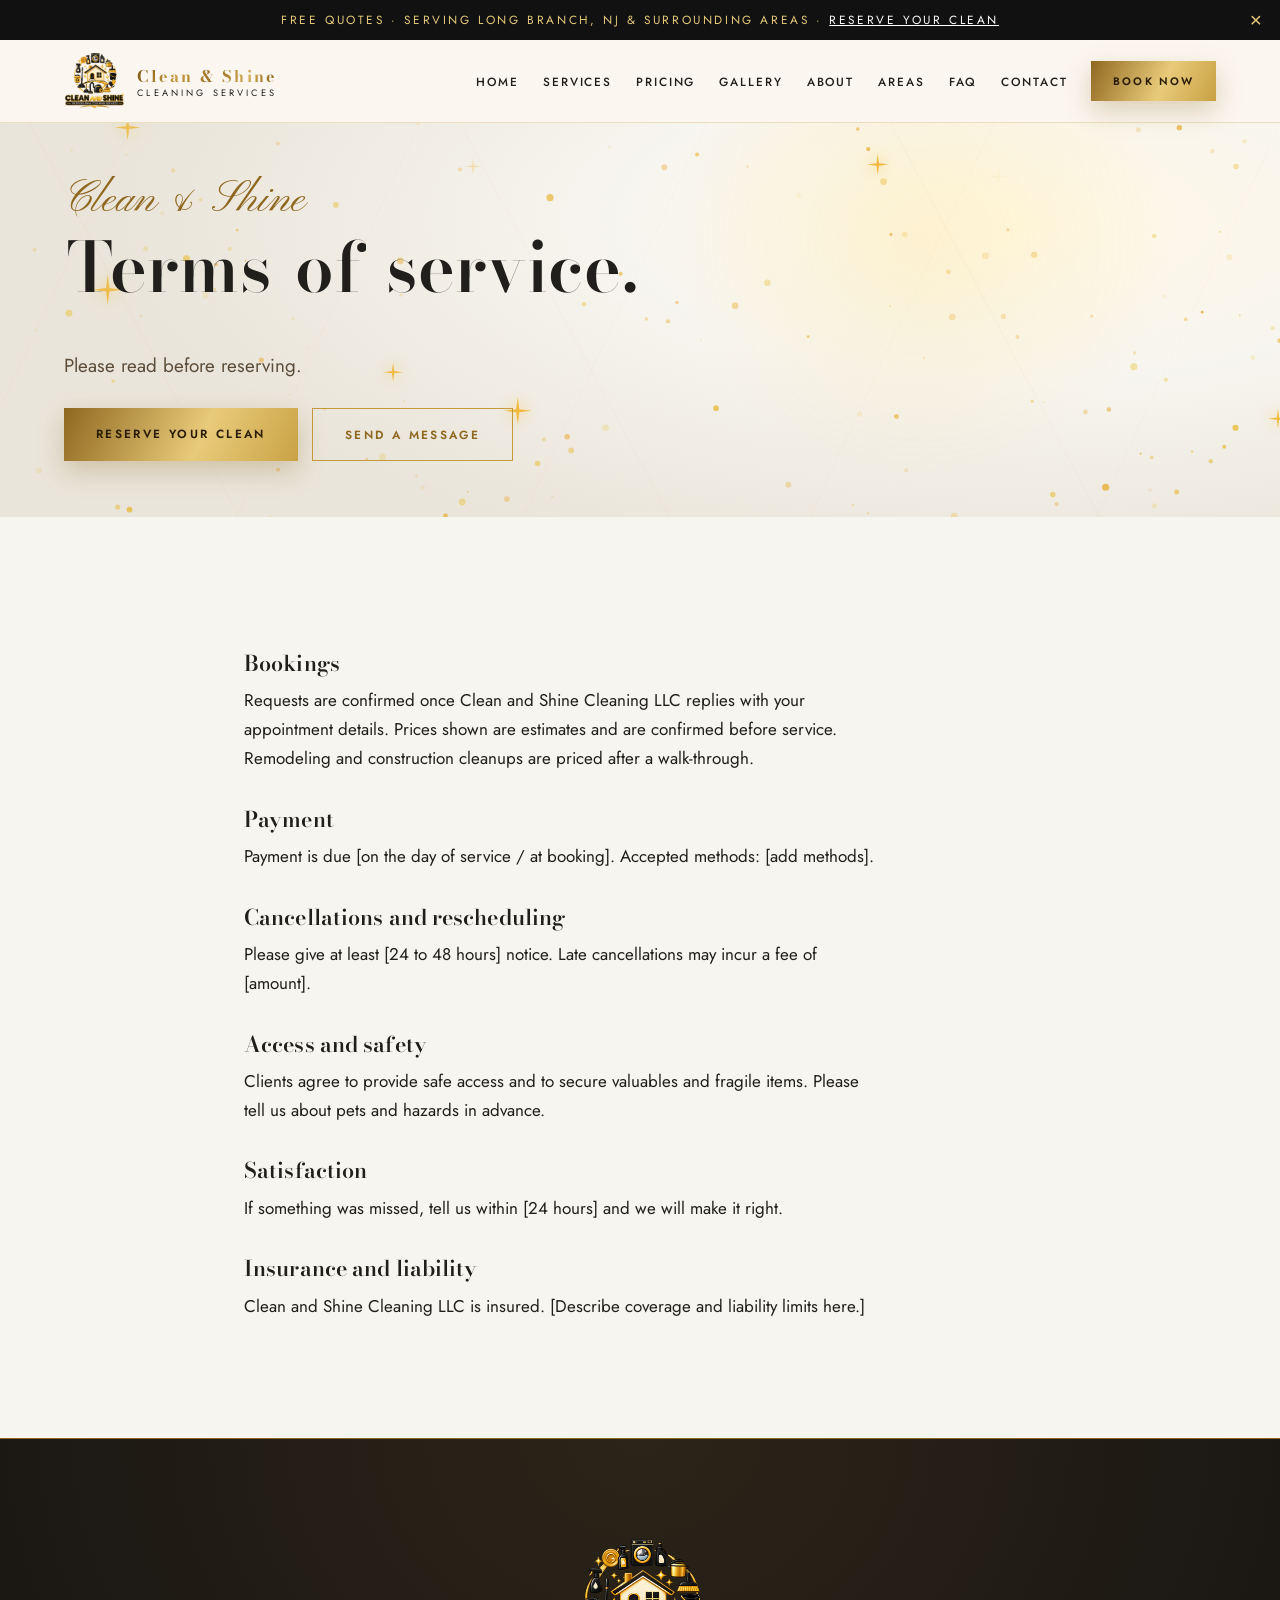
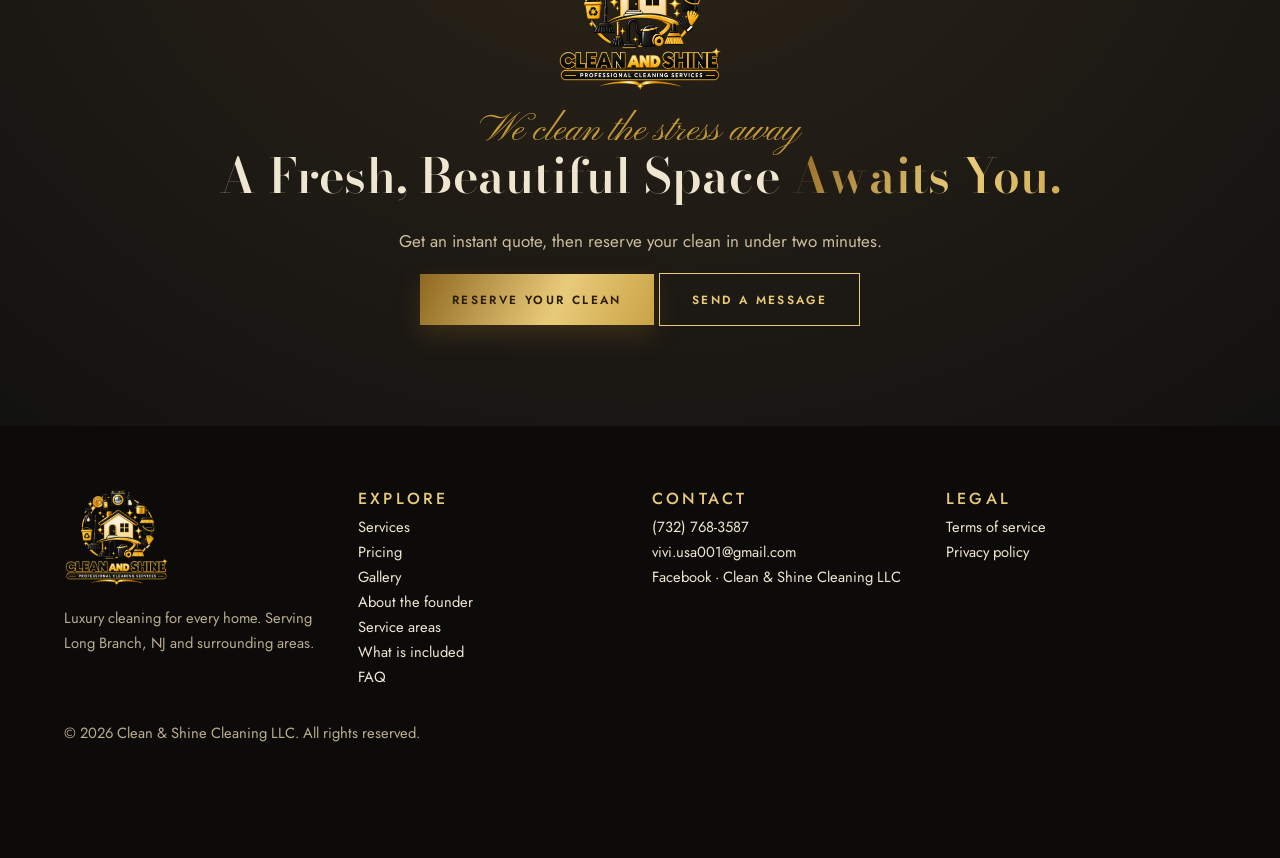
<file: terms.html>
<!doctype html>
<html lang="en">
  <head>
    <meta charset="utf-8" />
    <meta
      name="viewport"
      content="width=device-width, initial-scale=1, viewport-fit=cover"
    />
    <script>
      try {
        if (
          sessionStorage.getItem("curt") ||
          matchMedia("(prefers-reduced-motion: reduce)")
            .matches
        )
          document.documentElement.classList.add("nocurt");
        else sessionStorage.setItem("curt", "1");
      } catch (e) {}
    </script>
    <title>
      Terms of Service | Clean and Shine Cleaning LLC
    </title>
    <meta
      name="description"
      content="Booking, payment and cancellation terms."
    />
    <meta
      name="theme-color"
      content="#161310"
    />
    <meta
      property="og:title"
      content="Terms of Service | Clean and Shine Cleaning LLC"
    />
    <meta
      property="og:image"
      content="images/csbanner.png"
    />
    <link
      rel="icon"
      href="images/vivs.png"
    />
    <link
      rel="preconnect"
      href="https://fonts.googleapis.com"
    />
    <link
      rel="preconnect"
      href="https://fonts.gstatic.com"
      crossorigin
    />
    <link
      href="https://fonts.googleapis.com/css2?family=Bodoni+Moda:ital,wght@0,600;0,700;1,600&family=Jost:wght@400;500;600&family=Pinyon+Script&display=swap"
      rel="stylesheet"
    />
    <link
      rel="stylesheet"
      href="css/style.css"
    />
    <script type="application/ld+json">
      {
        "@context": "https://schema.org",
        "@type": "HouseCleaningService",
        "name": "Clean and Shine Cleaning LLC",
        "telephone": "+17327683587",
        "email": "vivi.usa001@gmail.com",
        "slogan": "We Clean the Stress Away",
        "address": {
          "@type": "PostalAddress",
          "addressLocality": "New Jersey",
          "addressRegion": "Long Branch",
          "addressCountry": "US"
        },
        "areaServed": [
          "Long Branch"
          "Asbury Park"
          "Red Bank"
          "Eatontown"
          "Ocean Township"
          "Freehold"
          "Toms River"
          "Lakewood"
          "New Brunswick"
          "Perth Amboy"
          "and nearby"
        ]
      }
    </script>
  </head>
  <body>
    <a
      class="skip"
      href="#main"
      >Skip to content</a
    >
    <div class="promo">
      Free quotes · Serving Long Branch, NJ &amp;
      surrounding areas ·
      <a href="book.html#form">Reserve your clean</a
      ><button aria-label="Close banner">×</button>
    </div>
    <header class="top">
      <div class="wrap">
        <a
          class="logo"
          href="index.html"
          ><img
            src="images/vivs.png"
            alt=""
            width="144"
            height="47"
          /><span
            ><b>Clean &amp; Shine</b
            ><small>Cleaning Services</small></span
          ></a
        >
        <button
          class="burger"
          aria-label="Menu"
          aria-expanded="false"
        >
          Menu
        </button>
        <nav
          id="nav"
          aria-label="Main"
        >
          <a href="index.html">Home</a
          ><a href="services.html">Services</a
          ><a href="pricing.html">Pricing</a
          ><a href="gallery.html">Gallery</a
          ><a href="about.html">About</a
          ><a href="areas.html">Areas</a
          ><a href="faq.html">FAQ</a
          ><a href="contact.html">Contact</a
          ><a
            class="btn sm"
            href="book.html#form"
            style="margin-left: 10px"
            >Book now</a
          >
        </nav>
      </div>
    </header>
    <main id="main">
      <section class="hero short">
        <canvas
          id="fx"
          aria-hidden="true"
        ></canvas>
        <div class="spot"></div>
        <div class="sweep"></div>
        <div
          class="curtain"
          aria-hidden="true"
        >
          <i class="cl"></i><i class="cr"></i
          ><img
            src="images/vivs.png"
            alt=""
          />
        </div>
        <div class="wrap">
          <div>
            <span
              class="heroscript in"
              style="--d: 0.6s"
              >Clean &amp; Shine</span
            >
            <h1 data-split>Terms of service.</h1>
            <p
              class="in lead"
              style="--d: 1.5s"
            >
              Please read before reserving.
            </p>
            <div
              class="in"
              style="
                --d: 1.7s;
                display: flex;
                gap: 14px;
                flex-wrap: wrap;
                margin-top: 26px;
              "
            >
              <a
                class="btn"
                href="book.html#form"
                >Reserve your clean</a
              ><a
                class="btn ghost"
                href="https://wa.me/17327683587"
                >Send a message</a
              >
            </div>
          </div>
        </div>
      </section>
      <section class="sec legal">
        <div
          class="wrap"
          style="max-width: 840px"
        >
          <h3>Bookings</h3>
          <p>
            Requests are confirmed once Clean and Shine
            Cleaning LLC replies with your appointment
            details. Prices shown are estimates and are
            confirmed before service. Remodeling and
            construction cleanups are priced after a
            walk-through.
          </p>
          <h3>Payment</h3>
          <p>
            Payment is due [on the day of service / at
            booking]. Accepted methods: [add methods].
          </p>
          <h3>Cancellations and rescheduling</h3>
          <p>
            Please give at least [24 to 48 hours] notice.
            Late cancellations may incur a fee of [amount].
          </p>
          <h3>Access and safety</h3>
          <p>
            Clients agree to provide safe access and to
            secure valuables and fragile items. Please tell
            us about pets and hazards in advance.
          </p>
          <h3>Satisfaction</h3>
          <p>
            If something was missed, tell us within [24
            hours] and we will make it right.
          </p>
          <h3>Insurance and liability</h3>
          <p>
            Clean and Shine Cleaning LLC is insured.
            [Describe coverage and liability limits here.]
          </p>
        </div>
      </section>
    </main>
    <section class="band">
      <div class="wrap">
        <img
          class="bm"
          src="images/vivs.png"
          alt=""
        /><span
          class="script"
          style="display: block; font-size: 2.4rem"
          >We clean the stress away</span
        >
        <h2>
          A Fresh, Beautiful Space
          <span class="gold">Awaits You.</span>
        </h2>
        <p>
          Get an instant quote, then reserve your clean in
          under two minutes.
        </p>
        <a
          class="btn"
          href="book.html#form"
          >Reserve your clean</a
        >
        <a
          class="btn ghost"
          href="https://wa.me/17327683587"
          >Send a message</a
        >
      </div>
    </section>
    <footer>
      <div class="wrap grid">
        <div>
          <img
            src="images/vivs.png"
            alt="Clean and Shine Cleaning LLC logo"
          />
          <p>
            Luxury cleaning for every home. Serving Long
            Branch, NJ and surrounding areas.
          </p>
        </div>
        <div>
          <h3>Explore</h3>
          <a href="services.html">Services</a><br /><a
            href="pricing.html"
            >Pricing</a
          ><br /><a href="gallery.html">Gallery</a><br /><a
            href="about.html"
            >About the founder</a
          ><br /><a href="areas.html">Service areas</a
          ><br /><a href="checklist.html"
            >What is included</a
          ><br /><a href="faq.html">FAQ</a>
        </div>
        <div>
          <h3>Contact</h3>
          <a href="tel:+17327683587">(732) 768-3587</a
          ><br /><a href="mailto:vivi.usa001@gmail.com"
            >vivi.usa001@gmail.com</a
          ><br /><a
            href="https://facebook.com/vivianealvess"
            rel="noopener"
            >Facebook · Clean &amp; Shine Cleaning LLC</a
          >
        </div>
        <div>
          <h3>Legal</h3>
          <a href="terms.html">Terms of service</a><br /><a
            href="privacy.html"
            >Privacy policy</a
          >
        </div>
      </div>
      <div
        class="wrap"
        style="margin-top: 30px"
      >
        © <span data-year></span> Clean &amp; Shine Cleaning
        LLC. All rights reserved.
      </div>
    </footer>
    <div class="sticky">
      <a
        class="btn ghost"
        href="https://wa.me/17327683587"
        >Message</a
      ><a
        class="btn"
        href="book.html#form"
        >Book now</a
      >
    </div>
    <div
      class="modal"
      id="pop"
      role="dialog"
      aria-modal="true"
      aria-label="Free quote"
    >
      <div class="card">
        <button
          class="x"
          aria-label="Close"
        >
          ×</button
        ><span class="script">Before you go</span>
        <h3>See your price in ten seconds.</h3>
        <p>No account and no obligation.</p>
        <a
          class="btn"
          href="index.html#quote"
          >Get my price</a
        >
        <button
          class="btn ghost sm"
          data-close
        >
          No thanks
        </button>
      </div>
    </div>
    <script src="js/script.js"></script>
  </body>
</html>
</file>
<file: css/style.css>
/* HMR Luxury Cleaning — royal ivory & gold theme */
@property --a {
  syntax: "<angle>";
  inherits: false;
  initial-value: 0deg;
}

:root {
  /* Background colours */
  --ivory: #f7f5ef;
  --cream: #eae5da;
  --paper: #fffefa;

  /* Brand gold */
  --gold: #c49a3a;
  --gold-l: #e8cb7a;
  --gold-d: #8f6820;

  /* Text colours */
  --ink: #201f1b;
  --mut: #77736a;

  /* Dark brand colours */
  --black: #111111;
  --soft-black: #252525;

  /* Borders */
  --line: rgba(196, 154, 58, 0.28);

  /* Gold gradient */
  --gf: linear-gradient(
    115deg,
    #8f6820,
    #e8cb7a 28%,
    #c49a3a 52%,
    #f1dfa9 76%,
    #8f6820
  );

  /* UI settings */
  --r: 8px;
  --t0: 1.1s;

  color-scheme: light;
}

.nocurt {
  --t0: 0.2s;
}
* {
  box-sizing: border-box;
}
html {
  scroll-behavior: smooth;
  overflow-x: clip;
}
body {
  margin: 0;
  background: var(--ivory);
  color: var(--ink);
  font:
    400 17px/1.7 "Jost",
    system-ui,
    sans-serif;
  padding-bottom: env(safe-area-inset-bottom, 0);
  overflow-x: clip;
}
h1,
h2,
h3 {
  font-family:
    "Bodoni Moda", "Playfair Display", Georgia, serif;
  line-height: 1.1;
  margin: 0 0 0.5em;
  font-weight: 600;
  letter-spacing: 0.005em;
}
h1 {
  font-size: clamp(2.4rem, 5.4vw, 4.6rem);
}
h2 {
  font-size: clamp(1.9rem, 3.8vw, 3rem);
}
h3 {
  font-size: 1.35rem;
}
.script {
  font-family: "Pinyon Script", cursive;
  font-weight: 400;
  font-size: 1.5em;
  line-height: 1;
  color: var(--gold);
}
p {
  margin: 0 0 1em;
  max-width: 64ch;
}
a {
  color: inherit;
}
img {
  max-width: 100%;
}
.wrap {
  max-width: 1200px;
  margin: 0 auto;
  padding: 0 24px;
}
.sec {
  padding: 100px 0;
  position: relative;
}
.sec.cream {
  background: linear-gradient(
    180deg,
    var(--cream),
    var(--ivory)
  );
}
.sec.dark {
  background: radial-gradient(
    70% 80% at 80% 0,
    #2c2418,
    var(--black) 70%
  );
  color: #efe6d2;
}
.sec.dark .lead {
  color: #cbbd9d;
}
.lead {
  font-size: 1.12rem;
  color: var(--mut);
}
.eyebrow {
  display: block;
  letter-spacing: 0.34em;
  text-transform: uppercase;
  font-size: 0.7rem;
  color: var(--gold-d);
  font-weight: 500;
  margin-bottom: 16px;
}
.dark .eyebrow {
  color: var(--gold-l);
}
.orn {
  display: flex;
  align-items: center;
  gap: 14px;
  color: var(--gold);
  margin: 0 0 22px;
}
.orn:before,
.orn:after {
  content: "";
  height: 1px;
  flex: 0 0 60px;
  background: linear-gradient(
    90deg,
    transparent,
    var(--gold)
  );
}
.orn:after {
  background: linear-gradient(
    270deg,
    transparent,
    var(--gold)
  );
}
.orn.l:before {
  display: none;
}
.gold {
  background: var(--gf);
  background-size: 240% 100%;
  -webkit-background-clip: text;
  background-clip: text;
  color: transparent;
  animation: foil 7s linear infinite;
}
@keyframes foil {
  to {
    background-position: -240% 0;
  }
}
.skip {
  position: absolute;
  left: -999px;
}
.skip:focus {
  left: 10px;
  top: 10px;
  background: #fff;
  padding: 8px;
  z-index: 99;
}
:focus-visible {
  outline: 2px solid var(--gold);
  outline-offset: 3px;
}
.promo {
  background: var(--black);
  color: var(--gold-l);
  font-size: 0.74rem;
  letter-spacing: 0.22em;
  text-transform: uppercase;
  text-align: center;
  padding: 10px 44px;
  position: relative;
}
.promo a {
  color: #fff;
}
.promo button {
  position: absolute;
  right: 12px;
  top: 50%;
  transform: translateY(-50%);
  background: none;
  border: 0;
  font-size: 1.3rem;
  cursor: pointer;
  color: inherit;
}
header.top {
  position: sticky;
  top: 0;
  z-index: 40;
  background: rgba(251, 247, 239, 0.9);
  backdrop-filter: blur(14px);
  border-bottom: 1px solid var(--line);
}
header .wrap {
  display: flex;
  align-items: center;
  gap: 14px;
  height: 82px;
}
.logo {
  margin-right: auto;
  text-decoration: none;
  display: flex;
  align-items: center;
  gap: 12px;
}
.logo img {
  height: 56px;
  width: auto;
}
.logo span {
  display: flex;
  flex-direction: column;
  line-height: 1.05;
}
.logo b {
  font:
    700 1rem "Bodoni Moda",
    serif;
  letter-spacing: 0.14em;
  background: var(--gf);
  -webkit-background-clip: text;
  background-clip: text;
  color: transparent;
}
.logo small {
  font-size: 0.58rem;
  letter-spacing: 0.34em;
  text-transform: uppercase;
  color: var(--ink);
}
nav {
  display: flex;
  gap: 2px;
  align-items: center;
}
nav > a {
  color: var(--ink);
  text-decoration: none;
  padding: 9px 11px;
  font: 500 0.74rem "Jost";
  letter-spacing: 0.16em;
  text-transform: uppercase;
  position: relative;
}
nav > a:after {
  content: "";
  position: absolute;
  left: 11px;
  right: 11px;
  bottom: 4px;
  height: 1px;
  background: var(--gold);
  transform: scaleX(0);
  transition: 0.3s;
}
nav > a:hover:after,
nav > a.on:after {
  transform: scaleX(1);
}
nav > a:hover,
nav > a.on {
  color: var(--gold-d);
}
.burger {
  display: none;
  background: none;
  border: 1px solid var(--gold);
  color: var(--gold-d);
  padding: 8px 16px;
  font: 500 0.72rem "Jost";
  letter-spacing: 0.2em;
  text-transform: uppercase;
}
@media (max-width: 1100px) {
  .burger {
    display: block;
  }
  nav {
    display: none;
    position: absolute;
    top: 100%;
    left: 0;
    right: 0;
    background: var(--ivory);
    flex-direction: column;
    align-items: stretch;
    padding: 12px 24px 24px;
    border-bottom: 1px solid var(--line);
  }
  nav.open {
    display: flex;
  }
}
.btn {
  display: inline-block;
  position: relative;
  background: var(--gf);
  background-size: 220% 100%;
  color: #2a1c05;
  font: 600 0.74rem "Jost";
  letter-spacing: 0.2em;
  text-transform: uppercase;
  padding: 17px 32px;
  border: 0;
  text-decoration: none;
  cursor: pointer;
  transition:
    transform 0.15s,
    box-shadow 0.3s,
    background-position 0.6s;
  will-change: transform;
  box-shadow: 0 10px 26px rgba(138, 100, 32, 0.28);
}
.btn:hover {
  background-position: 100% 0;
  box-shadow: 0 16px 40px rgba(138, 100, 32, 0.4);
}
.btn.ghost {
  background: transparent;
  color: var(--gold-d);
  border: 1px solid var(--gold);
  box-shadow: none;
}
.btn.ghost:hover {
  background: rgba(184, 138, 58, 0.1);
}
.btn.sm {
  padding: 12px 22px;
  font-size: 0.68rem;
}
.dark .btn.ghost,
.band .btn.ghost,
.hero .curtain .btn.ghost {
  color: var(--gold-l);
  border-color: var(--gold-l);
}
/* ===== hero ===== */
.hero {
  position: relative;
  overflow: hidden;
  min-height: min(94vh, 880px);
  display: flex;
  align-items: center;
  background: radial-gradient(
    70% 90% at 80% 25%,
    #fff8e6 0%,
    var(--ivory) 45%,
    var(--cream) 100%
  );
  isolation: isolate;
}
.hero:before {
  content: "";
  position: absolute;
  inset: 0;
  z-index: -1;
  opacity: 0.55;
  background:
    repeating-linear-gradient(
      115deg,
      transparent 0 120px,
      rgba(184, 138, 58, 0.05) 120px 121px,
      transparent 121px 260px
    ),
    repeating-linear-gradient(
      62deg,
      transparent 0 210px,
      rgba(184, 138, 58, 0.04) 210px 212px,
      transparent 212px 380px
    );
}
.hero.short {
  min-height: 360px;
}
.hero canvas {
  position: absolute;
  inset: 0;
  width: 100%;
  height: 100%;
  z-index: 0;
  pointer-events: none;
}
.spot {
  position: absolute;
  inset: 0;
  z-index: 1;
  pointer-events: none;
  background: radial-gradient(
    380px circle at var(--mx, 72%) var(--my, 30%),
    rgba(255, 236, 170, 0.45),
    transparent 65%
  );
  mix-blend-mode: multiply;
  opacity: 0.7;
}
.sweep {
  position: absolute;
  top: -10%;
  bottom: -10%;
  width: 18%;
  left: -30%;
  z-index: 1;
  pointer-events: none;
  background: linear-gradient(
    100deg,
    transparent,
    rgba(255, 255, 255, 0.7),
    transparent
  );
  transform: skewX(-16deg);
  animation: sweep 9s ease-in-out calc(var(--t0) + 1.2s)
    infinite;
}
@keyframes sweep {
  0% {
    left: -30%;
  }
  30%,
  100% {
    left: 130%;
  }
}
.hero .wrap {
  position: relative;
  z-index: 3;
  display: grid;
  grid-template-columns: 1.08fr 0.92fr;
  gap: 46px;
  align-items: center;
  padding-top: 56px;
  padding-bottom: 76px;
  width: 100%;
}
.hero.short .wrap {
  grid-template-columns: 1fr;
  padding-bottom: 56px;
}
@media (max-width: 960px) {
  .hero .wrap {
    grid-template-columns: 1fr;
  }
  .hero .stage {
    max-width: 320px;
    margin: 0 auto;
    order: -1;
  }
}
.hero .lead {
  font-size: 1.18rem;
  color: #5b4d3a;
}
.heroscript {
  display: block;
  font-family: "Pinyon Script", cursive;
  font-size: clamp(2rem, 3.4vw, 2.8rem);
  color: var(--gold-d);
  line-height: 1;
  margin-bottom: 6px;
}
.foil {
  position: relative;
  display: inline-block;
  margin-bottom: 14px;
}
.foil img {
  height: 94px;
  width: auto;
  display: block;
}
.foil:after {
  content: "";
  position: absolute;
  inset: 0;
  -webkit-mask: url(../images/crest-gold.png) left
    center/contain no-repeat;
  mask: url(../images/crest-gold.png) left center/contain
    no-repeat;
  background: linear-gradient(
      105deg,
      transparent 35%,
      #fff 50%,
      transparent 65%
    )
    0 0/260% 100%;
  animation: foilsh 4.5s ease-in-out calc(var(--t0) + 0.6s)
    infinite;
}
@keyframes foilsh {
  0% {
    background-position: 130% 0;
  }
  60%,
  100% {
    background-position: -60% 0;
  }
}
.w {
  display: inline-block;
  overflow: hidden;
  vertical-align: bottom;
  padding: 0 0.05em 0.16em;
}
.w > span {
  display: inline-block;
  transform: translateY(118%);
  animation: rise 1.1s cubic-bezier(0.2, 0.8, 0.2, 1)
    forwards;
  animation-delay: calc(var(--i) * 110ms + var(--t0));
}
@keyframes rise {
  to {
    transform: none;
  }
}
.in {
  opacity: 0;
  animation: fade 1s ease forwards;
  animation-delay: calc(var(--d, 0s) + var(--t0));
}
@keyframes fade {
  to {
    opacity: 1;
  }
}
.gfw .w > span {
  background: var(--gf);
  background-size: 240% 100%;
  -webkit-background-clip: text;
  background-clip: text;
  color: transparent;
  animation:
    rise 1.1s cubic-bezier(0.2, 0.8, 0.2, 1) forwards,
    foil 6s linear infinite;
  animation-delay: calc(var(--i) * 110ms + var(--t0)), 0s;
}
.chips {
  display: flex;
  gap: 10px;
  flex-wrap: wrap;
  margin: 28px 0 0;
  padding: 0;
  list-style: none;
}
.chips li {
  border: 1px solid var(--line);
  padding: 9px 18px;
  font-size: 0.72rem;
  letter-spacing: 0.14em;
  text-transform: uppercase;
  background: rgba(255, 255, 255, 0.6);
  backdrop-filter: blur(6px);
}
/* portrait in a gilded arch */
.stage {
  position: relative;
  justify-self: center;
  width: 100%;
  max-width: 450px;
  aspect-ratio: 4/5.1;
  perspective: 1100px;
  opacity: 0;
  animation: fade 1.4s ease calc(var(--t0) + 0.5s) forwards;
}
.tilt {
  position: absolute;
  inset: 0;
  transform-style: preserve-3d;
  transform: rotateX(var(--rx, 0deg))
    rotateY(var(--ry, 0deg));
  transition: transform 0.18s ease-out;
}
.arch {
  position: absolute;
  inset: 0;
  padding: 7px;
  border-radius: 999px 999px 8px 8px;
  background: conic-gradient(
    from var(--a),
    #8a6420,
    #f6e6ae,
    #b88a3a,
    #fff6d2,
    #8a6420
  );
  animation: rot 7s linear infinite;
  box-shadow: 0 40px 90px rgba(90, 60, 10, 0.35);
}
@keyframes rot {
  to {
    --a: 360deg;
  }
}
.arch-in {
  width: 100%;
  height: 100%;
  border-radius: inherit;
  overflow: hidden;
  background: #222;
  position: relative;
}
.arch-in img {
  width: 100%;
  height: 100%;
  object-fit: cover;
  object-position: 50% 20%;
  display: block;
  transform: scale(1.07)
    translate(var(--px, 0), var(--py, 0));
  transition: transform 0.25s;
}
.arch-in:after {
  content: "";
  position: absolute;
  inset: 0;
  background: linear-gradient(
    180deg,
    transparent 60%,
    rgba(20, 14, 5, 0.35)
  );
  pointer-events: none;
}
.ring {
  position: absolute;
  inset: -5%;
  border-radius: 999px 999px 20px 20px;
  border: 1px solid var(--line);
  transform: translateZ(-30px);
  animation: pulse 5s ease-in-out infinite;
}
@keyframes pulse {
  50% {
    inset: -8%;
    border-color: rgba(184, 138, 58, 0.6);
  }
}
.chip {
  position: absolute;
  background: rgba(255, 253, 248, 0.82);
  backdrop-filter: blur(14px);
  -webkit-backdrop-filter: blur(14px);
  border: 1px solid var(--gold);
  padding: 12px 18px;
  font-size: 0.7rem;
  letter-spacing: 0.14em;
  text-transform: uppercase;
  line-height: 1.35;
  color: var(--ink);
  box-shadow: 0 20px 44px rgba(90, 60, 10, 0.25);
  transform: translateZ(70px)
    translate(var(--cx, 0), var(--cy, 0));
  animation: floaty 6.5s ease-in-out infinite;
}
.chip b {
  display: block;
  font:
    600 1.7rem "Bodoni Moda",
    serif;
  letter-spacing: 0;
  text-transform: none;
  color: var(--gold-d);
}
.chip.c1 {
  left: -12%;
  top: 14%;
}
.chip.c2 {
  right: -8%;
  bottom: 26%;
  animation-delay: -2.4s;
}
.chip.c3 {
  left: 2%;
  bottom: -3%;
  animation-delay: -4.2s;
}
@keyframes floaty {
  50% {
    margin-top: -12px;
  }
}
/* curtain unveiling */
.curtain {
  position: absolute;
  inset: 0;
  z-index: 30;
  pointer-events: none;
  animation: vanish 0s linear calc(var(--t0) + 1.9s)
    forwards;
}
@keyframes vanish {
  to {
    visibility: hidden;
  }
}
.nocurt .curtain {
  display: none;
}
.curtain i {
  position: absolute;
  top: 0;
  bottom: 0;
  width: 50.4%;
  background:
    repeating-linear-gradient(
      90deg,
      rgba(255, 255, 255, 0.035) 0 16px,
      rgba(0, 0, 0, 0.2) 16px 32px
    ),
    linear-gradient(90deg, #14110d, #2a2218 55%, #14110d);
}
.curtain i:after {
  content: "";
  position: absolute;
  top: 0;
  bottom: 0;
  width: 6px;
  background: var(--gf);
  box-shadow: 0 0 28px 6px rgba(230, 201, 122, 0.65);
}
.curtain .cl {
  left: 0;
  animation: cl 1.7s cubic-bezier(0.76, 0, 0.24, 1) 0.85s
    forwards;
}
.curtain .cr {
  right: 0;
  animation: cr 1.7s cubic-bezier(0.76, 0, 0.24, 1) 0.85s
    forwards;
}
.cl:after {
  right: 0;
}
.cr:after {
  left: 0;
}
@keyframes cl {
  to {
    transform: translateX(-102%);
  }
}
@keyframes cr {
  to {
    transform: translateX(102%);
  }
}
.curtain img {
  position: absolute;
  left: 50%;
  top: 50%;
  width: min(420px, 70vw);
  transform: translate(-50%, -50%);
  z-index: 2;
  animation: lg 2s ease forwards;
}
@keyframes lg {
  0% {
    opacity: 0;
    transform: translate(-50%, -46%) scale(0.94);
  }
  25%,
  55% {
    opacity: 1;
    transform: translate(-50%, -50%) scale(1);
  }
  100% {
    opacity: 0;
    transform: translate(-50%, -50%) scale(1.06);
  }
}
/* trio */
.trio {
  display: grid;
  grid-template-columns: repeat(3, 1fr);
  border-block: 1px solid var(--line);
}
.trio > div {
  padding: 34px 30px;
  text-align: center;
  position: relative;
}
.trio > div + div {
  border-left: 1px solid var(--line);
}
.trio .rn {
  font:
    italic 600 1.9rem "Bodoni Moda",
    serif;
  color: var(--gold);
}
.trio h3 {
  font-size: 1.05rem;
  letter-spacing: 0.2em;
  text-transform: uppercase;
  margin: 6px 0 4px;
}
.trio p {
  margin: 0 auto;
  font-size: 0.92rem;
  color: var(--mut);
}
@media (max-width: 760px) {
  .trio {
    grid-template-columns: 1fr;
  }
  .trio > div + div {
    border-left: 0;
    border-top: 1px solid var(--line);
  }
}
/* menu */
.split {
  display: grid;
  grid-template-columns: 0.8fr 1.2fr;
  gap: 70px;
  align-items: start;
}
@media (max-width: 900px) {
  .split {
    grid-template-columns: 1fr;
    gap: 30px;
  }
}
.split .sticky-l {
  position: sticky;
  top: 120px;
}
.mi {
  display: grid;
  grid-template-columns: 54px 1fr auto;
  gap: 18px;
  align-items: baseline;
  padding: 26px 0;
  border-bottom: 1px solid var(--line);
  text-decoration: none;
  transition: 0.35s;
  position: relative;
}
.mi:first-child {
  border-top: 1px solid var(--line);
}
.mi .rn {
  font:
    italic 600 1.4rem "Bodoni Moda",
    serif;
  color: var(--gold);
}
.mi h3 {
  margin: 0 0 4px;
  font-size: 1.5rem;
}
.mi p {
  margin: 0;
  color: var(--mut);
  font-size: 0.95rem;
}
.mi .ar {
  font: 500 0.68rem "Jost";
  letter-spacing: 0.2em;
  text-transform: uppercase;
  color: var(--gold-d);
  opacity: 0;
  transform: translateX(-10px);
  transition: 0.35s;
}
.mi:hover {
  padding-left: 16px;
  background: linear-gradient(
    90deg,
    rgba(230, 201, 122, 0.2),
    transparent
  );
}
.mi:hover .ar {
  opacity: 1;
  transform: none;
}
@media (max-width: 600px) {
  .mi {
    grid-template-columns: 40px 1fr;
  }
  .mi .ar {
    display: none;
  }
}
/* framed panels */
.frame {
  position: relative;
  border: 1px solid var(--gold);
  padding: 44px;
  background: var(--paper);
}
.frame:before {
  content: "";
  position: absolute;
  inset: 8px;
  border: 1px solid var(--line);
  pointer-events: none;
}
.dark .frame {
  background: rgba(255, 255, 255, 0.03);
  border-color: var(--gold-d);
}
.dark .frame:before {
  border-color: rgba(230, 201, 122, 0.25);
}
.gilt {
  padding: 9px;
  background: var(--gf);
  box-shadow: 0 26px 60px rgba(60, 40, 5, 0.28);
  position: relative;
}
.gilt img {
  width: 100%;
  display: block;
  border: 5px solid var(--ivory);
}
.gilt:after {
  content: "";
  position: absolute;
  inset: 3px;
  border: 1px solid rgba(255, 255, 255, 0.55);
  pointer-events: none;
}
.gilts {
  display: grid;
  grid-template-columns: repeat(3, 1fr);
  gap: 26px;
  align-items: start;
}
.gilts > *:nth-child(2) {
  margin-top: 46px;
}
@media (max-width: 800px) {
  .gilts {
    grid-template-columns: 1fr 1fr;
  }
  .gilts > *:nth-child(2) {
    margin-top: 0;
  }
}
/* timeline */
.tl {
  position: relative;
  max-width: 900px;
  margin: 44px auto 0;
}
.tl:before {
  content: "";
  position: absolute;
  left: 50%;
  top: 0;
  bottom: 0;
  width: 1px;
  background: linear-gradient(
    180deg,
    transparent,
    var(--gold),
    transparent
  );
}
.ti {
  display: grid;
  grid-template-columns: 1fr 70px 1fr;
  align-items: center;
  margin-bottom: 34px;
}
.ti .box {
  padding: 24px 28px;
  background: var(--paper);
  border: 1px solid var(--line);
}
.ti .box h3 {
  margin-bottom: 0.2em;
  font-size: 1.25rem;
}
.ti .box p {
  margin: 0;
  color: var(--mut);
}
.ti .dot {
  width: 54px;
  height: 54px;
  border-radius: 50%;
  background: var(--gf);
  color: #2a1c05;
  display: grid;
  place-items: center;
  font:
    italic 700 1.3rem "Bodoni Moda",
    serif;
  margin: auto;
  position: relative;
  z-index: 1;
  box-shadow: 0 0 0 7px var(--ivory);
}
.ti:nth-child(odd) .box {
  grid-column: 1;
  text-align: right;
}
.ti:nth-child(odd) .dot {
  grid-column: 2;
}
.ti:nth-child(even) .box {
  grid-column: 3;
}
.ti:nth-child(even) .dot {
  grid-column: 2;
  grid-row: 1;
}
@media (max-width: 700px) {
  .tl:before {
    left: 27px;
  }
  .ti {
    grid-template-columns: 54px 1fr;
    gap: 16px;
  }
  .ti .dot,
  .ti:nth-child(even) .dot,
  .ti:nth-child(odd) .dot {
    grid-column: 1;
    grid-row: 1;
  }
  .ti .box,
  .ti:nth-child(odd) .box,
  .ti:nth-child(even) .box {
    grid-column: 2;
    text-align: left;
  }
}
/* stats + why */
.stats {
  display: grid;
  grid-template-columns: repeat(
    auto-fit,
    minmax(170px, 1fr)
  );
  gap: 20px;
  text-align: center;
}
.stats .n {
  font:
    600 4rem "Bodoni Moda",
    serif;
  line-height: 1;
  background: var(--gf);
  -webkit-background-clip: text;
  background-clip: text;
  color: transparent;
}
.stats span {
  display: block;
  font-size: 0.7rem;
  letter-spacing: 0.24em;
  text-transform: uppercase;
  color: var(--mut);
  margin-top: 8px;
}
.dark .stats span {
  color: #cbbd9d;
}
.why {
  padding: 30px;
  border: 1px solid var(--line);
  background: var(--paper);
  position: relative;
  transition: 0.3s;
}
.why:hover {
  transform: translateY(-6px);
  box-shadow: 0 26px 50px rgba(90, 60, 10, 0.15);
  border-color: var(--gold);
}
.why:before,
.why:after {
  content: "";
  position: absolute;
  width: 18px;
  height: 18px;
  border: 1px solid var(--gold);
}
.why:before {
  top: 8px;
  left: 8px;
  border-right: 0;
  border-bottom: 0;
}
.why:after {
  bottom: 8px;
  right: 8px;
  border-left: 0;
  border-top: 0;
}
.why .ic {
  font-size: 1.8rem;
  margin-bottom: 10px;
}
.why p {
  margin: 0;
  color: var(--mut);
  font-size: 0.95rem;
}
/* founder banner */
.banner {
  position: relative;
  color: #fff;
  min-height: 520px;
  display: flex;
  align-items: center;
  overflow: hidden;
}
.banner > img {
  position: absolute;
  inset: 0;
  width: 100%;
  height: 100%;
  object-fit: cover;
  object-position: 60% 40%;
  transform: scale(1.04);
  transition: transform 1.6s;
}
.banner:hover > img {
  transform: scale(1.09);
}
.banner:before {
  content: "";
  position: absolute;
  inset: 0;
  background: linear-gradient(
    90deg,
    rgba(18, 13, 5, 0.92) 0%,
    rgba(18, 13, 5, 0.7) 40%,
    transparent 80%
  );
  z-index: 1;
}
.banner .wrap {
  position: relative;
  z-index: 2;
}
.banner .eyebrow {
  color: var(--gold-l);
}
.banner p {
  color: #e6dcc4;
}
.pins {
  display: flex;
  flex-wrap: wrap;
  gap: 12px;
  padding: 0;
  margin: 0 0 24px;
  list-style: none;
}
.pins li {
  display: flex;
  gap: 10px;
  align-items: center;
  border: 1px solid var(--line);
  padding: 11px 20px;
  font-size: 0.78rem;
  letter-spacing: 0.14em;
  text-transform: uppercase;
  background: var(--paper);
}
.pins li:before {
  content: "◆";
  color: var(--gold);
  font-size: 0.6rem;
}
.dark .pins li {
  background: rgba(255, 255, 255, 0.05);
  border-color: rgba(230, 201, 122, 0.3);
  color: #efe6d2;
}
/* generic */
.card {
  background: var(--paper);
  border: 1px solid var(--line);
  padding: 32px;
  position: relative;
  box-shadow: 0 16px 44px rgba(90, 60, 10, 0.08);
}
.grid {
  display: grid;
  gap: 24px;
  grid-template-columns: repeat(
    auto-fit,
    minmax(260px, 1fr)
  );
}
.two {
  display: grid;
  gap: 60px;
  grid-template-columns: 1fr 1fr;
  align-items: center;
}
@media (max-width: 900px) {
  .two {
    grid-template-columns: 1fr;
    gap: 34px;
  }
}
.tier {
  text-align: center;
}
.tier.hot {
  border-color: var(--gold);
  box-shadow:
    0 0 0 1px var(--gold),
    0 26px 60px rgba(138, 100, 32, 0.2);
}
.tier .tag {
  position: absolute;
  top: -12px;
  left: 50%;
  translate: -50% 0;
  background: var(--gf);
  color: #2a1c05;
  font-size: 0.6rem;
  font-weight: 600;
  letter-spacing: 0.2em;
  padding: 5px 16px;
  text-transform: uppercase;
  white-space: nowrap;
}
.from {
  font-size: 0.68rem;
  letter-spacing: 0.26em;
  text-transform: uppercase;
  color: var(--mut);
}
.big {
  font:
    600 3rem "Bodoni Moda",
    serif;
  line-height: 1.05;
  background: var(--gf);
  -webkit-background-clip: text;
  background-clip: text;
  color: transparent;
}
ul.tick {
  list-style: none;
  padding: 0;
  margin: 0 0 1.2em;
  text-align: left;
}
ul.tick li {
  padding-left: 28px;
  position: relative;
  margin: 10px 0;
}
ul.tick li:before {
  content: "◆";
  position: absolute;
  left: 0;
  color: var(--gold);
  font-size: 0.6rem;
  top: 0.65em;
}
.rv {
  opacity: 0;
  transform: translateY(30px);
  transition:
    opacity 0.9s,
    transform 0.9s;
}
.rv.show {
  opacity: 1;
  transform: none;
}
label {
  display: block;
  font-weight: 500;
  font-size: 0.68rem;
  letter-spacing: 0.22em;
  text-transform: uppercase;
  color: var(--gold-d);
  margin: 18px 0 8px;
}
input,
select,
textarea {
  width: 100%;
  padding: 14px 16px;
  border: 1px solid #dcc994;
  background: #fffdf7;
  color: var(--ink);
  font: inherit;
  font-size: 0.95rem;
  border-radius: 0;
}
input[type="range"] {
  padding: 0;
  accent-color: var(--gold);
}
input[type="checkbox"] {
  width: auto;
  accent-color: var(--gold);
}
.seg {
  display: flex;
  gap: 6px;
  flex-wrap: wrap;
}
.seg button {
  flex: 1;
  min-width: 84px;
  padding: 12px 8px;
  border: 1px solid #dcc994;
  background: #fffdf7;
  color: var(--ink);
  cursor: pointer;
  font: 500 0.72rem "Jost";
  letter-spacing: 0.1em;
  text-transform: uppercase;
}
.seg button.on {
  background: var(--gf);
  color: #2a1c05;
  border-color: transparent;
  font-weight: 600;
}
.addon {
  display: flex;
  gap: 10px;
  align-items: center;
  padding: 12px 16px;
  border: 1px solid #dcc994;
  margin: 8px 0;
  cursor: pointer;
  font-size: 0.92rem;
  text-transform: none;
  letter-spacing: 0;
  color: var(--ink);
  font-weight: 400;
}
.addon span {
  margin-left: auto;
  color: var(--gold-d);
  font-weight: 500;
}
.note {
  font-size: 0.82rem;
  color: var(--mut);
}
.tot {
  border-top: 1px solid var(--line);
  margin-top: 16px;
  padding-top: 12px;
}
.tot div {
  display: flex;
  justify-content: space-between;
  padding: 4px 0;
  font-size: 0.92rem;
}
.tot .grand {
  font:
    600 2.3rem "Bodoni Moda",
    serif;
  color: var(--gold-d);
}
.wiz {
  display: flex;
  gap: 6px;
  margin-bottom: 22px;
}
.wiz i {
  flex: 1;
  height: 3px;
  background: #eadfc3;
}
.wiz i.on {
  background: var(--gf);
}
.stepbox {
  display: none;
}
.stepbox.on {
  display: block;
  animation: fade 0.5s forwards;
}
.nav2 {
  display: flex;
  gap: 10px;
  margin-top: 24px;
  flex-wrap: wrap;
}
.sticky-sum {
  position: sticky;
  top: 110px;
}
.inv {
  background: #fff;
  color: #111;
  padding: 6px;
  overflow: auto;
  border: 1px solid var(--line);
}
.ok {
  text-align: center;
  border-color: var(--gold);
}
.ba {
  position: relative;
  aspect-ratio: 3/4;
  overflow: hidden;
  user-select: none;
  touch-action: pan-y;
}
.ba .b,
.ba .a {
  position: absolute;
  inset: 0;
  display: grid;
  place-items: center;
  font: 500 0.76rem "Jost";
  letter-spacing: 0.3em;
  text-transform: uppercase;
  color: #fff;
}
.ba .b {
  background: linear-gradient(135deg, #7a7060, #40382c);
}
.ba .a {
  background: linear-gradient(
    135deg,
    #f6e6ae,
    #fff 50%,
    #d9b24c
  );
  color: var(--gold-d);
  clip-path: inset(0 0 0 var(--p, 50%));
}
.ba img {
  position: absolute;
  inset: 0;
  width: 100%;
  height: 100%;
  object-fit: cover;
  pointer-events: none;
}
.ba .lbl {
  position: absolute;
  bottom: 14px;
  z-index: 2;
  background: rgba(22, 19, 16, 0.78);
  padding: 6px 16px;
  font-size: 0.62rem;
  letter-spacing: 0.24em;
  text-transform: uppercase;
  color: var(--gold-l);
}
.ba .b .lbl {
  left: 14px;
}
.ba .a .lbl {
  right: 14px;
}
.ba input {
  position: absolute;
  inset: 0;
  opacity: 0;
  cursor: ew-resize;
  height: 100%;
  z-index: 4;
}
.ba .bar {
  position: absolute;
  top: 0;
  bottom: 0;
  left: var(--p, 50%);
  width: 2px;
  background: var(--gold-l);
  box-shadow: 0 0 16px rgba(230, 201, 122, 0.9);
  z-index: 3;
  pointer-events: none;
}
.ba .bar:after {
  content: "◆";
  position: absolute;
  top: 50%;
  left: 50%;
  translate: -50% -50%;
  background: var(--gf);
  color: #2a1c05;
  width: 44px;
  height: 44px;
  border-radius: 50%;
  display: grid;
  place-items: center;
  font-size: 0.9rem;
  box-shadow: 0 6px 18px rgba(90, 60, 10, 0.4);
}
.gal {
  display: grid;
  gap: 30px;
  grid-template-columns: repeat(
    auto-fill,
    minmax(300px, 1fr)
  );
}
.gal figure {
  margin: 0;
}
.gal figcaption {
  padding: 12px 2px;
  font-size: 0.78rem;
  letter-spacing: 0.16em;
  text-transform: uppercase;
  color: var(--mut);
}
.gal .hide {
  display: none;
}
.filters {
  display: flex;
  gap: 8px;
  flex-wrap: wrap;
  margin-bottom: 30px;
}
.filters button {
  padding: 11px 22px;
  border: 1px solid var(--line);
  background: transparent;
  color: var(--ink);
  cursor: pointer;
  font: 500 0.7rem "Jost";
  letter-spacing: 0.2em;
  text-transform: uppercase;
}
.filters button.on {
  background: var(--gf);
  color: #2a1c05;
  border-color: transparent;
}
details {
  border-bottom: 1px solid var(--line);
  padding: 20px 0;
}
summary {
  cursor: pointer;
  font:
    600 1.25rem "Bodoni Moda",
    serif;
}
details p {
  margin: 10px 0 0;
  color: var(--mut);
}
.dark details {
  border-color: rgba(230, 201, 122, 0.25);
}
.dark details p {
  color: #cbbd9d;
}
.band {
  background: radial-gradient(
    80% 140% at 50% 0,
    #2c2418,
    var(--black)
  );
  color: #efe6d2;
  text-align: center;
  padding: 100px 0;
  border-top: 1px solid var(--gold-d);
}
.band p {
  margin-inline: auto;
  color: #cbbd9d;
}
.band img.bm {
  height: 152px;
  margin-bottom: 12px;
}
footer {
  background: #0d0b09;
  color: #b9ad92;
  padding: 64px 0 112px;
  font-size: 0.92rem;
}
footer a {
  color: #efe6d2;
  text-decoration: none;
}
footer a:hover {
  color: var(--gold-l);
}
footer h3 {
  color: var(--gold-l);
  font-size: 1rem;
  letter-spacing: 0.2em;
  text-transform: uppercase;
  font-family: "Jost", sans-serif;
  font-weight: 500;
}
footer .grid {
  grid-template-columns: repeat(
    auto-fit,
    minmax(200px, 1fr)
  );
}
footer img {
  height: 96px;
  margin-bottom: 12px;
}
.photo {
  width: 100%;
  height: auto;
  display: block;
  border: 1px solid var(--gold);
  padding: 8px;
  background: var(--paper);
  box-shadow: 0 26px 60px rgba(60, 40, 5, 0.2);
}
.sticky {
  position: fixed;
  left: 0;
  right: 0;
  bottom: 0;
  z-index: 45;
  display: none;
  gap: 8px;
  padding: 10px 14px
    calc(10px + env(safe-area-inset-bottom, 0));
  background: rgba(22, 19, 16, 0.97);
  border-top: 1px solid var(--gold-d);
}
.sticky .btn {
  flex: 1;
  text-align: center;
}
@media (max-width: 1100px) {
  .sticky {
    display: flex;
  }
}
.modal {
  position: fixed;
  inset: 0;
  z-index: 60;
  background: rgba(15, 11, 4, 0.75);
  display: none;
  place-items: center;
  padding: 20px;
}
.modal.open {
  display: grid;
}
.modal .card {
  max-width: 460px;
  animation: pop 0.4s cubic-bezier(0.2, 0.9, 0.3, 1.2);
}
.modal .x {
  position: absolute;
  right: 14px;
  top: 8px;
  background: none;
  border: 0;
  font-size: 1.7rem;
  cursor: pointer;
  color: var(--gold-d);
}
@keyframes pop {
  from {
    transform: scale(0.88);
    opacity: 0;
  }
}
.hp {
  position: absolute;
  left: -9999px;
}
.legal h3 {
  margin-top: 1.6em;
}
@media (prefers-reduced-motion: reduce) {
  * {
    animation: none !important;
    transition: none !important;
  }
  .w > span {
    transform: none;
  }
  .in,
  .rv,
  .stage {
    opacity: 1;
    transform: none;
  }
  .curtain {
    display: none;
  }
}
@media print {
  header,
  .promo,
  .sticky,
  .band,
  footer,
  .hero,
  .noprint {
    display: none !important;
  }
  body {
    background: #fff;
  }
}
:root {
  --gft: linear-gradient(
    115deg,
    #7a5410,
    #c79a3e 30%,
    #9a6f22 55%,
    #d4ac55 78%,
    #7a5410
  );
}
.gold,
.gfw .w > span,
.logo b,
.big,
.stats .n {
  background-image: var(--gft);
}
.dark .gold,
.band .gold,
.banner .gold,
.dark .big {
  background-image: var(--gf);
}
.banner {
  background: #14100a;
}
.banner > img {
  left: auto;
  right: 0;
  width: 70%;
  object-position: 50% 30%;
  transform: none;
}
.banner:hover > img {
  transform: scale(1.04);
}
.banner:before {
  background: linear-gradient(
    90deg,
    #14100a 28%,
    rgba(20, 16, 10, 0.72) 46%,
    transparent 72%
  );
}
@media (max-width: 700px) {
  .banner > img {
    width: 100%;
    opacity: 0.55;
  }
  .banner:before {
    background: linear-gradient(
      180deg,
      rgba(20, 16, 10, 0.5),
      rgba(20, 16, 10, 0.88)
    );
  }
}
.banner .wrap {
  width: 100%;
}

/* ========================================
   SERVICES SECTION
======================================== */

.services-section {
  padding: 110px 0;
}

/* Section Heading */

.services-heading {
  max-width: 720px;
  margin: 0 auto 55px;
  text-align: center;
}

.services-heading .orn {
  color: var(--gold);
  margin-bottom: 16px;
  font-size: 20px;
}

.services-heading .eyebrow {
  display: block;
  margin-bottom: 14px;
}

.services-heading h2 {
  margin-bottom: 18px;
}

.services-heading .lead {
  max-width: 620px;
  margin: 0 auto;
  line-height: 1.8;
}

/* Services Grid */

.services-grid {
  display: grid;
  grid-template-columns: repeat(3, minmax(0, 1fr));
  gap: 28px;
  align-items: stretch;
}

/* Service Card */

.service-card {
  background: var(--paper);
  border: 1px solid rgba(184, 138, 58, 0.16);
  border-radius: 12px;
  overflow: hidden;
  display: flex;
  flex-direction: column;
  transition:
    transform 0.35s ease,
    box-shadow 0.35s ease,
    border-color 0.35s ease;
}

.service-card:hover {
  transform: translateY(-7px);
  box-shadow: 0 18px 45px rgba(40, 30, 15, 0.1);
  border-color: var(--gold);
}

/* Card Image */

.service-card__image {
  width: 100%;
  height: 235px;
  overflow: hidden;
  background: var(--cream);
}

.service-card__image img {
  width: 100%;
  height: 100%;
  display: block;
  object-fit: cover;
  transition: transform 0.6s ease;
}

.service-card:hover .service-card__image img {
  transform: scale(1.06);
}

/* Card Content */

.service-card__content {
  padding: 26px;
  display: flex;
  flex-direction: column;
  align-items: flex-start;
  flex: 1;
}

.service-number {
  font-size: 11px;
  letter-spacing: 2px;
  color: var(--gold);
  font-weight: 600;
  margin-bottom: 12px;
}

.service-card__content h3 {
  font-size: 21px;
  line-height: 1.35;
  margin: 0 0 12px;
  color: var(--ink);
}

.service-card__content p {
  font-size: 14px;
  line-height: 1.8;
  color: var(--muted);
  margin: 0 0 24px;
}

/* Card Link */

.service-link {
  display: inline-flex;
  align-items: center;
  gap: 9px;
  margin-top: auto;
  padding-top: 15px;
  color: var(--gold);
  font-size: 13px;
  font-weight: 600;
  text-decoration: none;
  border-top: 1px solid rgba(184, 138, 58, 0.2);
  width: 100%;
  transition: gap 0.3s ease;
}

.service-link:hover {
  gap: 15px;
}

.service-link span {
  font-size: 17px;
}

/* Bottom CTA */

.services-footer {
  text-align: center;
  margin-top: 55px;
}

.services-footer p {
  color: var(--muted);
  margin-bottom: 22px;
  line-height: 1.7;
}

/* ========================================
   RESPONSIVE DESIGN
======================================== */

/* Tablets */

@media (max-width: 992px) {
  .services-grid {
    grid-template-columns: repeat(2, minmax(0, 1fr));
    gap: 22px;
  }

  .service-card__image {
    height: 220px;
  }

  .services-section {
    padding: 85px 0;
  }
}

/* Mobile */

@media (max-width: 600px) {
  .services-section {
    padding: 70px 0;
  }

  .services-heading {
    margin-bottom: 38px;
  }

  .services-grid {
    grid-template-columns: 1fr;
    gap: 22px;
  }

  .service-card__image {
    height: 230px;
  }

  .service-card__content {
    padding: 23px;
  }

  .service-card__content h3 {
    font-size: 20px;
  }

  .services-footer {
    margin-top: 38px;
  }
}

/* =================================
   CLEAN & SHINE RESET SECTION
================================= */

.reset-section {
  overflow: hidden;
}

.reset-intro {
  max-width: 780px;
  margin: 0 auto 55px;
  text-align: center;
}

.reset-logo {
  height: 85px;
  width: auto;
  object-fit: contain;
  display: block;
  margin: 0 auto 15px;
}

.reset-script {
  font-size: 2rem;
  display: block;
  margin-bottom: 12px;
}

.reset-intro h2 {
  margin: 15px 0;
}

.reset-intro .lead {
  max-width: 680px;
  margin: 0 auto;
  line-height: 1.8;
}

.reset-actions {
  display: flex;
  justify-content: center;
  flex-wrap: wrap;
  gap: 12px;
  margin-top: 28px;
}

/* IMAGE GALLERY */

.reset-gallery {
  display: grid;
  grid-template-columns: repeat(3, 1fr);
  gap: 22px;
  align-items: stretch;
}

.reset-image {
  margin: 0;
  position: relative;
  overflow: hidden;
  border-radius: 12px;
  background: #142b29;
}

.reset-image.large {
  grid-column: span 2;
}

.reset-image img {
  display: block;
  width: 100%;
  height: 310px;
  object-fit: cover;
  transition: transform 0.6s ease;
}

.reset-image.large img {
  height: 390px;
}

.reset-image:hover img {
  transform: scale(1.04);
}

.reset-image figcaption {
  display: flex;
  align-items: center;
  gap: 12px;
  padding: 16px 18px;
  color: var(--paper);
  font-size: 13px;
  letter-spacing: 0.3px;
}

.reset-image figcaption span {
  color: var(--gold-l);
  font-size: 11px;
}

/* TABLET */

@media (max-width: 850px) {
  .reset-gallery {
    grid-template-columns: repeat(2, 1fr);
  }

  .reset-image.large {
    grid-column: span 2;
  }

  .reset-image img,
  .reset-image.large img {
    height: 280px;
  }
}

/* MOBILE */

@media (max-width: 550px) {
  .reset-intro {
    margin-bottom: 35px;
  }

  .reset-logo {
    height: 70px;
  }

  .reset-script {
    font-size: 1.6rem;
  }

  .reset-actions {
    flex-direction: column;
  }

  .reset-actions .btn {
    width: 100%;
    text-align: center;
  }

  .reset-gallery {
    grid-template-columns: 1fr 1fr;
    gap: 12px;
  }

  .reset-image.large {
    grid-column: span 2;
  }

  .reset-image img,
  .reset-image.large img {
    height: 180px;
  }

  .reset-image.large img {
    height: 240px;
  }

  .reset-image figcaption {
    padding: 12px 9px;
    font-size: 11px;
    gap: 6px;
  }
}
</file>
